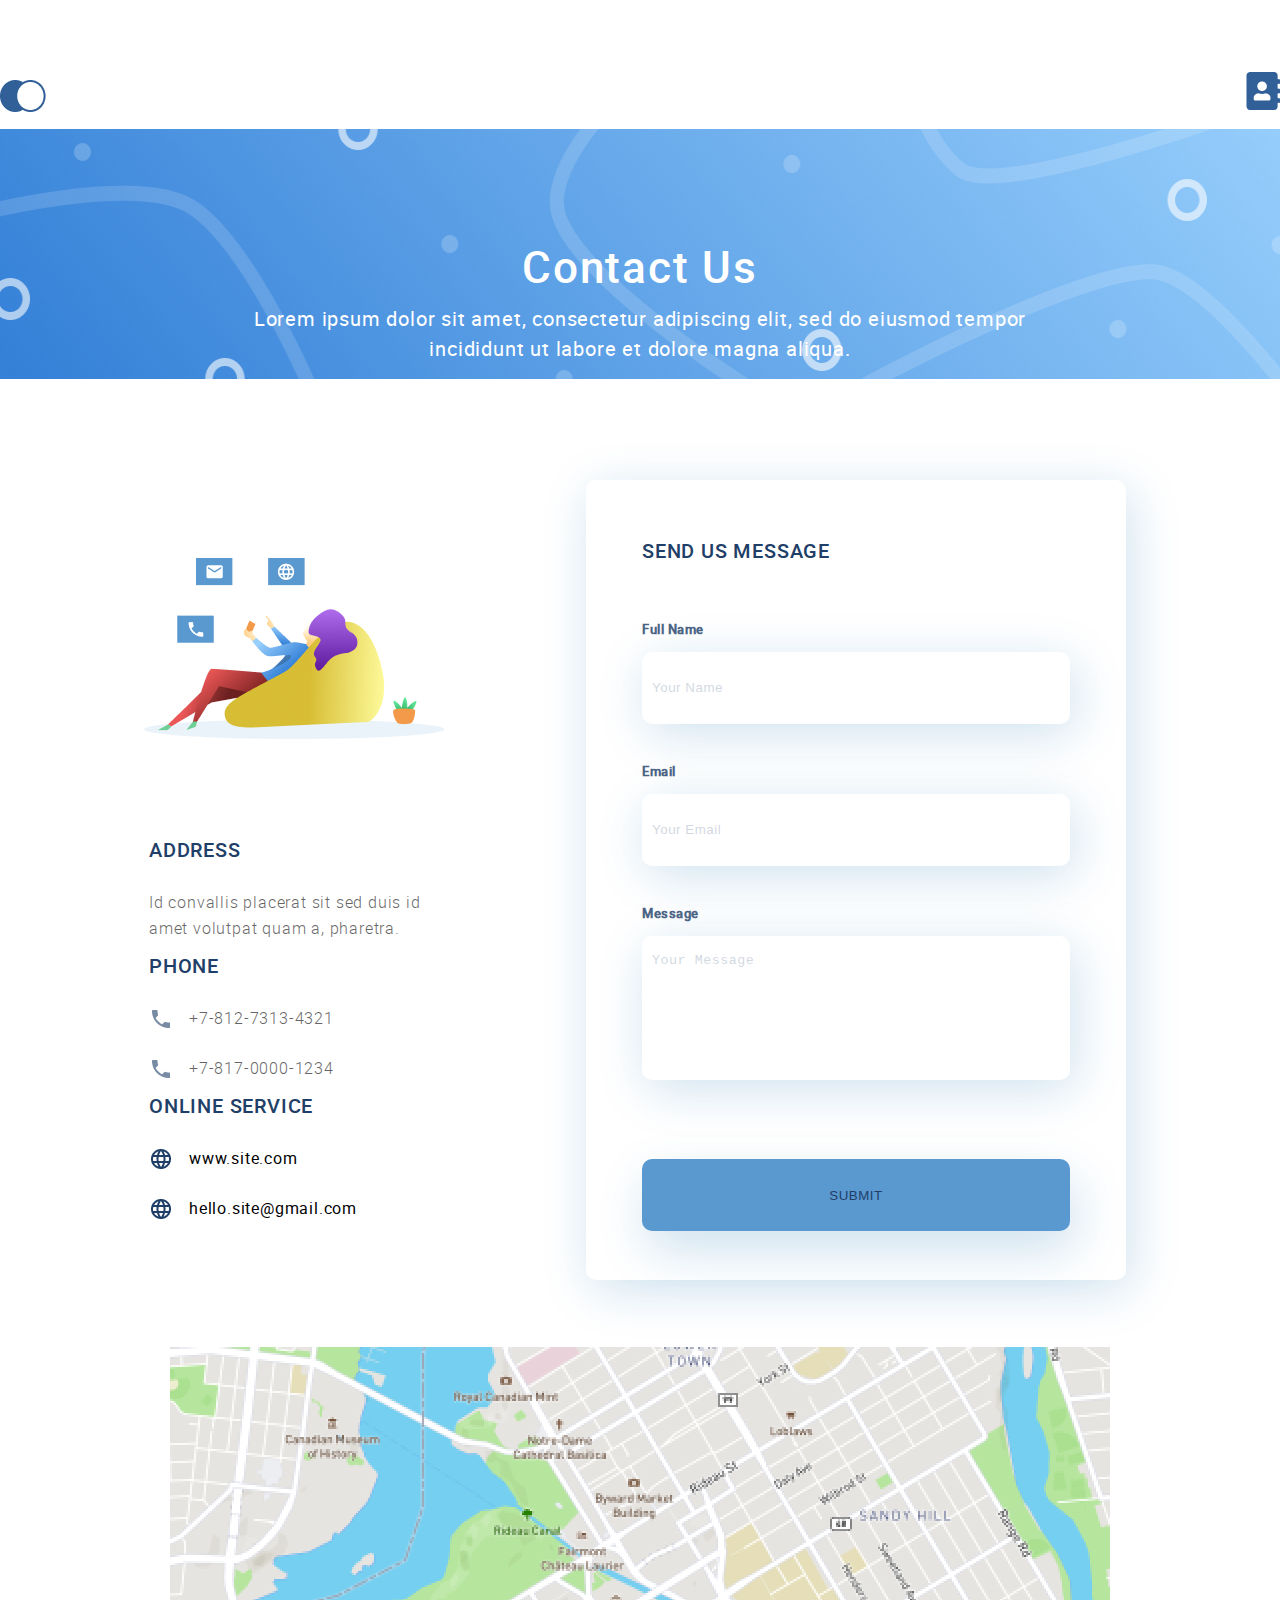
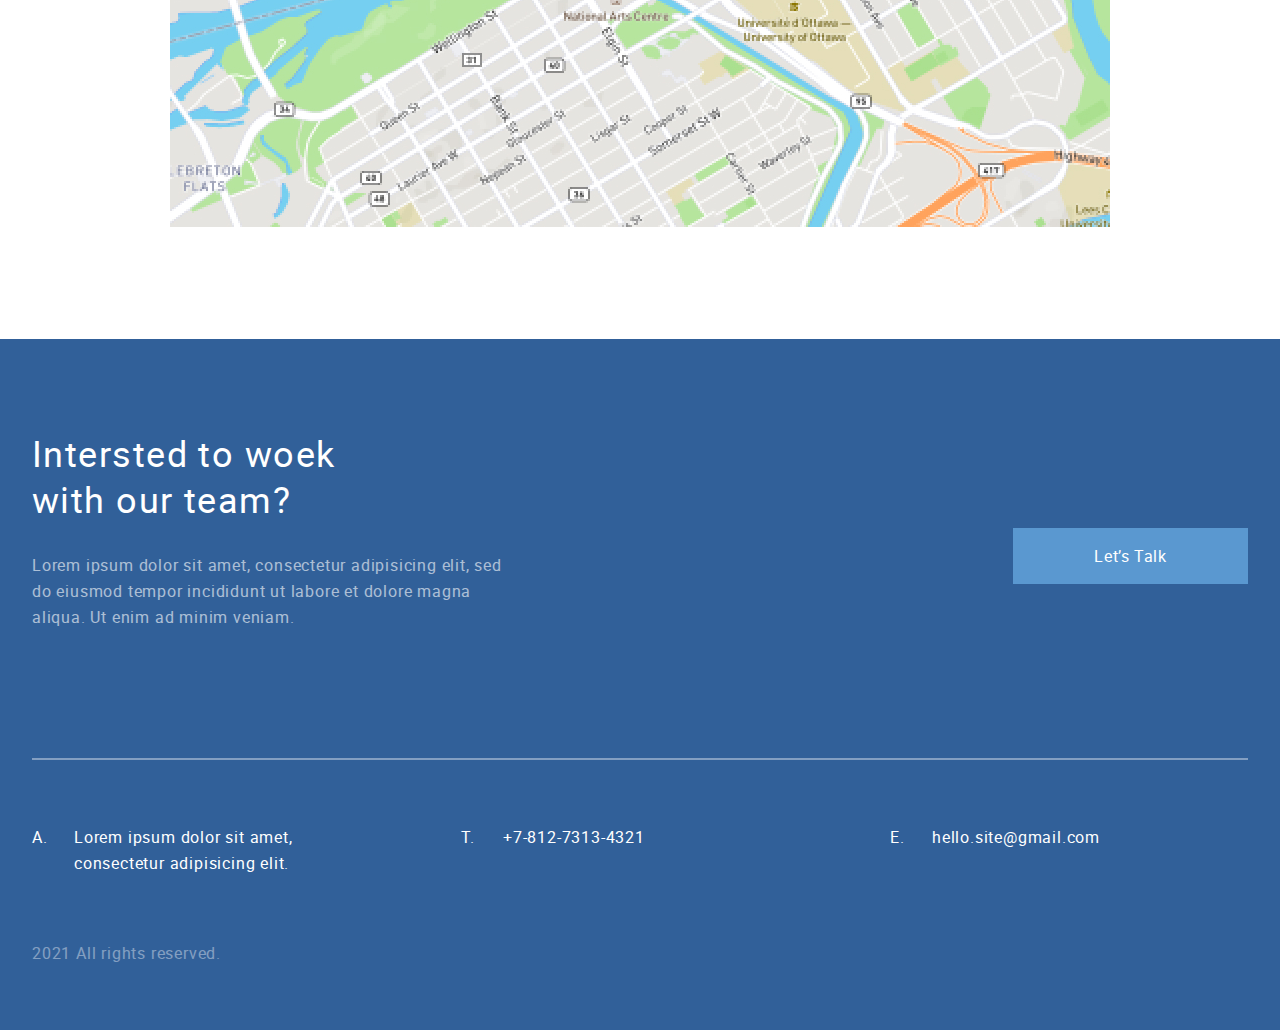
<file: index.html>
﻿<!DOCTYPE html>
<html lang="ru">
<head>
    <meta charset="utf-8">
    
    <meta name="viewport" content="width=device-width, initial-scale=1.0">
    
    <title>Contacts Us</title>
    
    <link href="Make.css" rel="stylesheet">
  <!--  <link href="Fig_table.css" rel="stylesheet">
    <link href="Fig_phone.css" rel="stylesheet">-->
   

    
</head>
<body>
    <header class="lo">
        <div class="container">
            <nav>
                    <a href="#"><img src="./img/navi.png" alt="navi"></a>
                    <a href="#"><img src="./img/vec.png" alt="vec"></a>
            </nav>
       
        </div>
        <div class="container">
               <h1>Contact Us</h1>
               <p class="head_one_left_p_2">Lorem ipsum dolor sit amet, consectetur adipiscing elit, sed do eiusmod tempor incididunt ut labore et dolore magna aliqua. </p>
        </div>
    </header>
    
    <main>
        <div class="container_one_1">
        <section>
            <div class="group_one">
                <div class="adres">
                    <h2>ADDRESS</h2>
                    <p class="group_teks">Id convallis placerat sit sed duis id amet volutpat quam a, pharetra.</p>
                </div>
                <div class="phone">
                    <h2>PHONE</h2>
                    <p class="group_teks">+7-812-7313-4321</p>
                    <p class="group_teks">+7-817-0000-1234</p>
                </div>
                <div class="service">
                    <h2>ONLINE SERVICE</h2>
                    <p>www.site.com</p>
                    <p>hello.site@gmail.com</p>
                </div>
            </div>
        </section>
        
        <section>
            <div class="container_ours">
                <form action="#" method="get">
                    <h2>SEND US MESSAGE</h2>
                    <h5>Full Name</h5>
                    <input type="text" name="Full name" placeholder="Your Name">
                    <h5>Email</h5>
                    <input type="email" name="Email" placeholder="Your Email">
                    <h5>Message</h5>
                    <textarea name="Your Message" placeholder="Your Message"></textarea><br>
                    <input type="submit" value="SUBMIT">
                </form>
            </div>
        </section>
        </div>
        
            <div class="map"></div>

    </main>
    
    <footer>
        <section>
            <div class="container">
                <h2>Intersted to woek with our team?</h2>
                <p>Lorem ipsum dolor sit amet, consectetur adipisicing elit, sed do eiusmod tempor incididunt ut labore et dolore magna aliqua. Ut enim ad minim veniam.</p>
                <button type="button">Let’s Talk</button>
            </div>
        </section>
        
        <section>
            <div class="container">
                <ol>
                    <li>Lorem ipsum dolor sit amet, <br>consectetur adipisicing elit.</li>
                    <li>+7-812-7313-4321</li>
                    <li>hello.site@gmail.com</li>
                </ol>
                <p class="copy">2021 All rights reserved.</p>
            </div>
        </section>
    </footer>
</body>
</html>
</file>
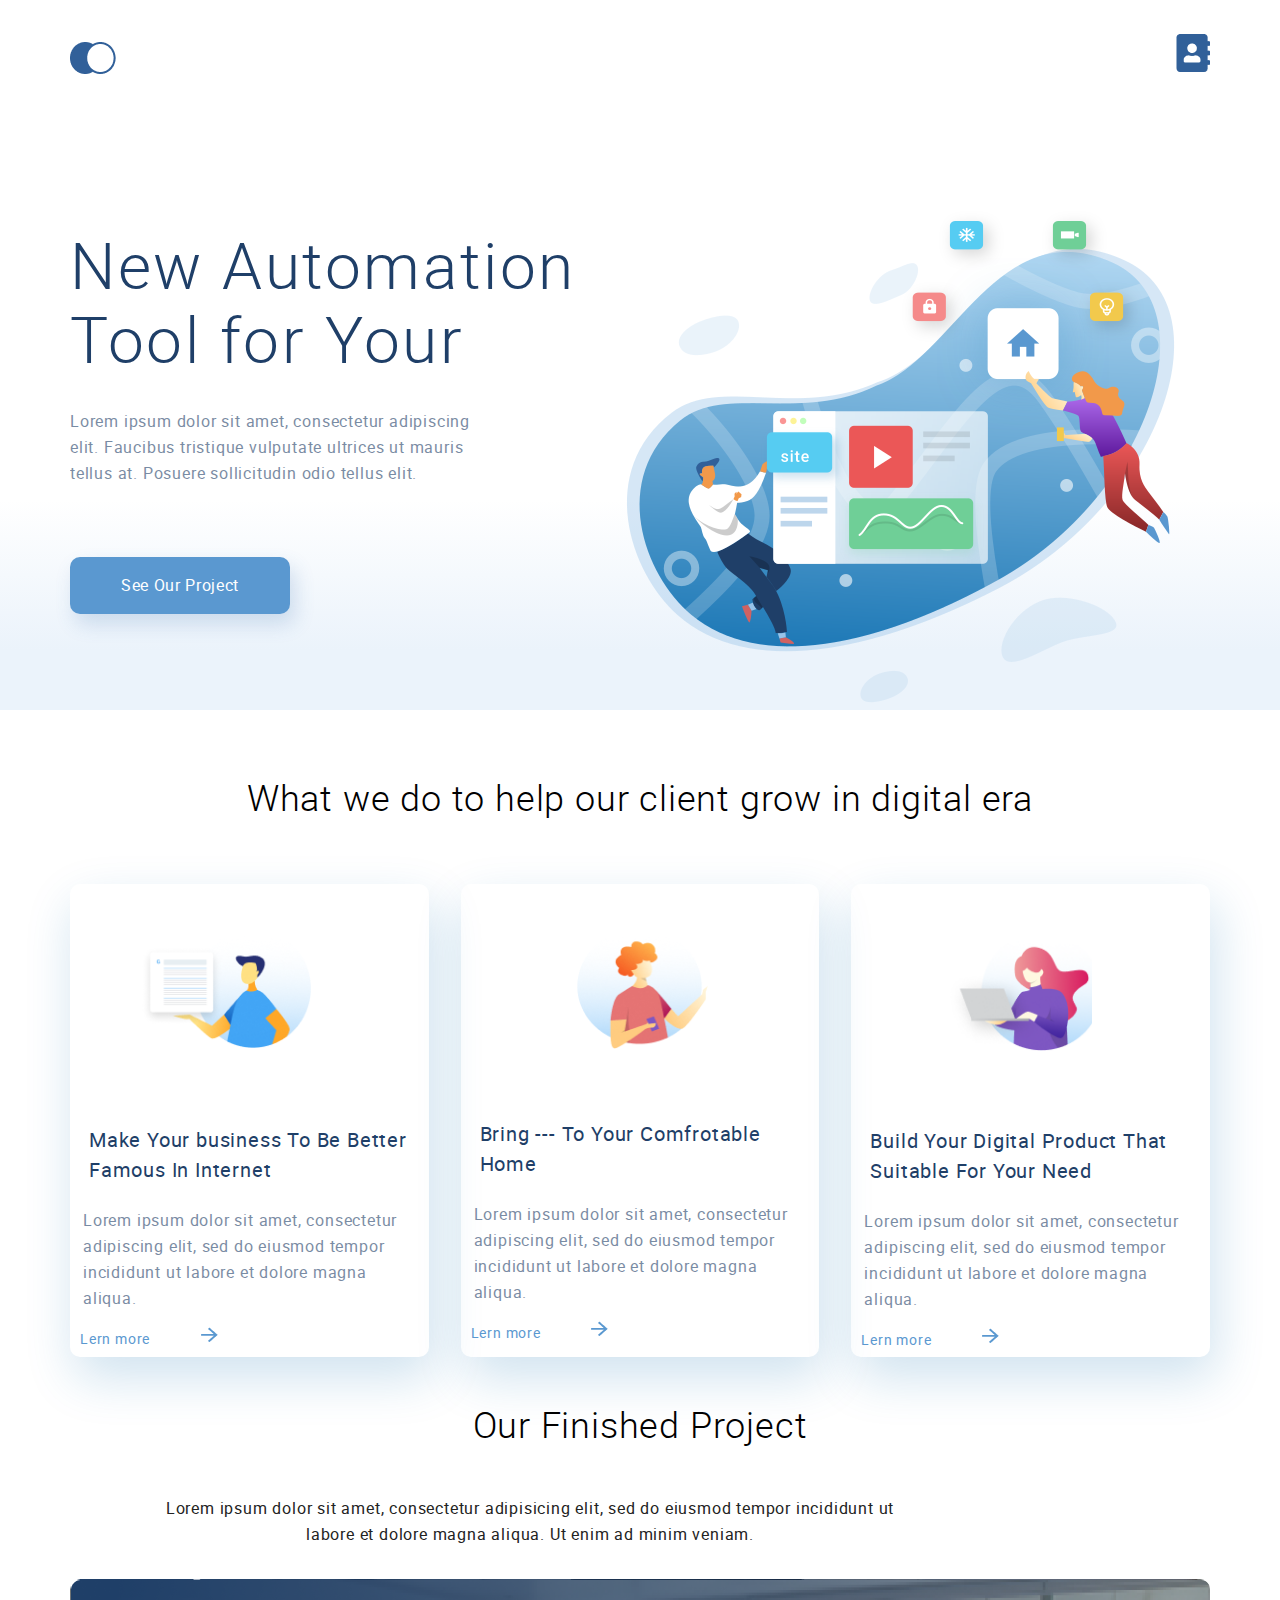
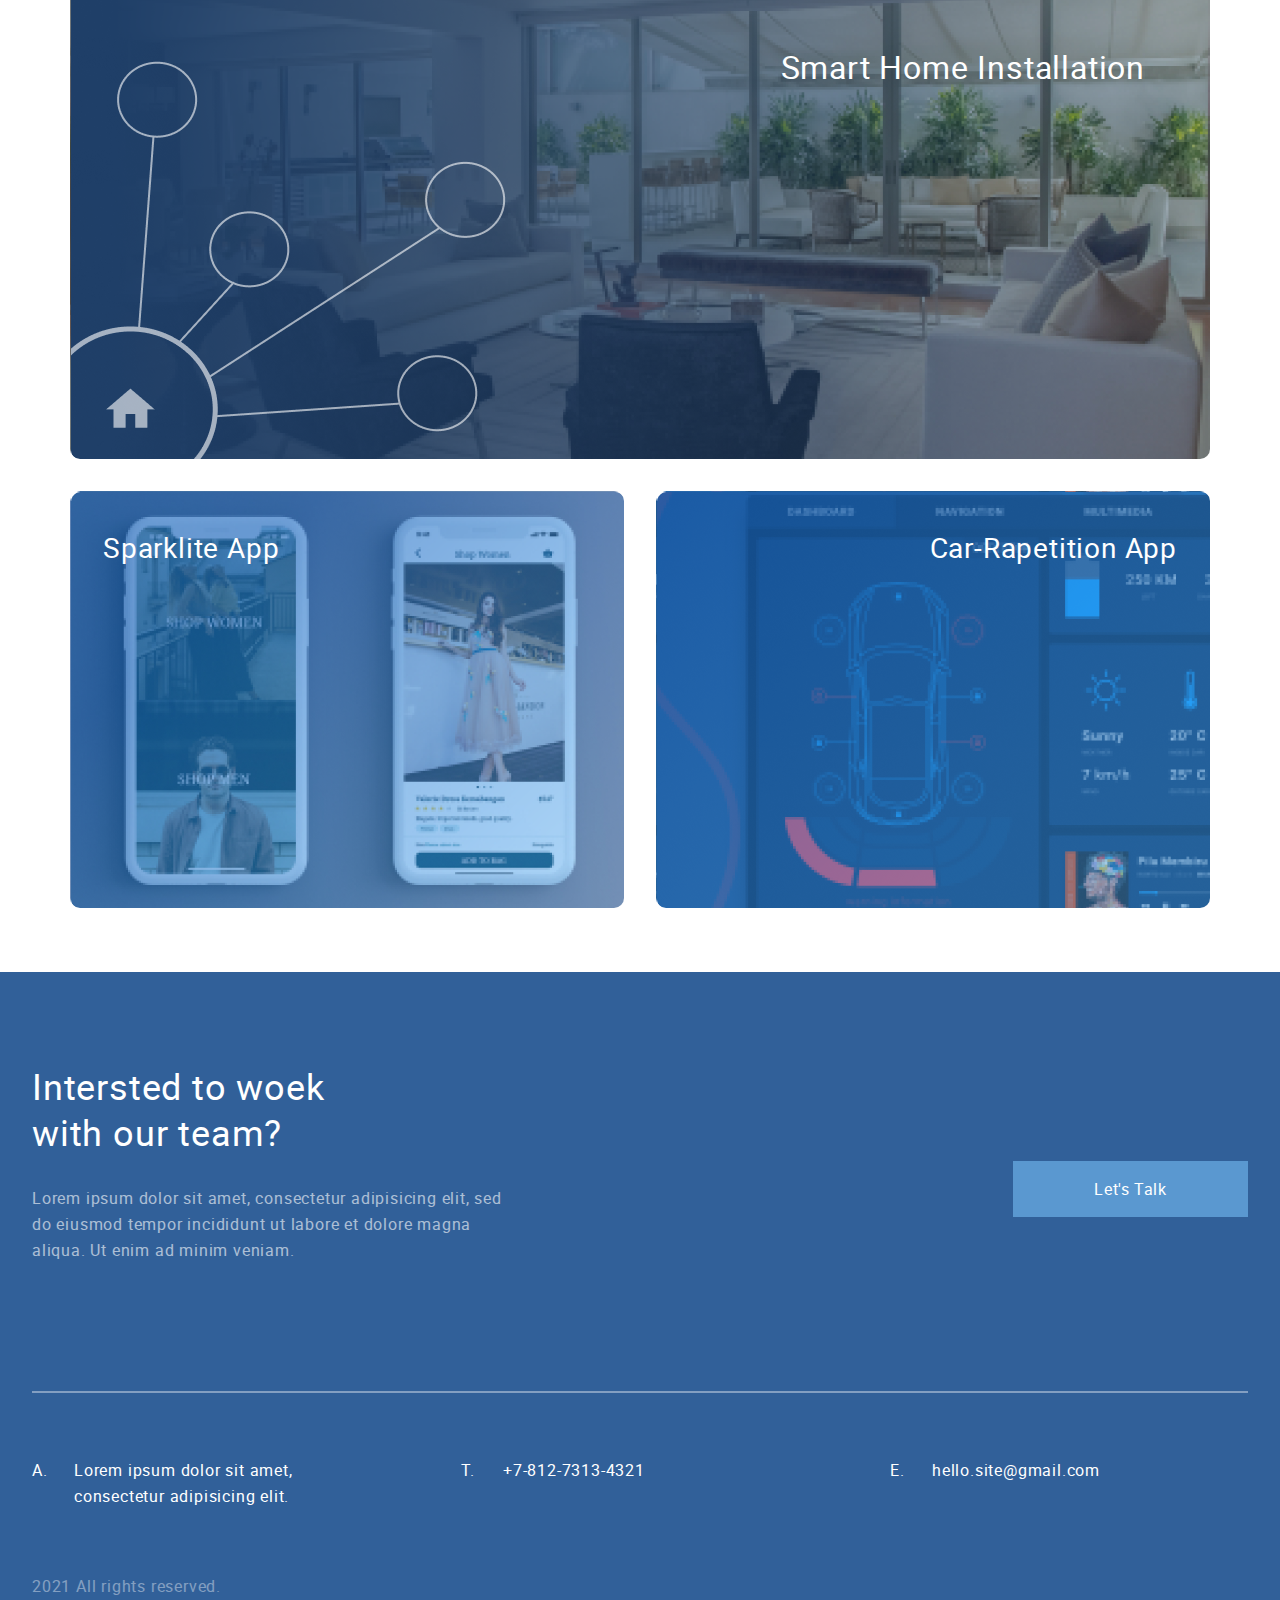
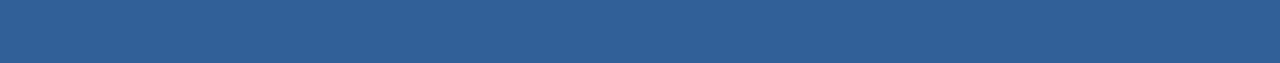
<file: Make.html>
<!DOCTYPE html>
<html lang="ru">
    <head>
    
    <meta charset="utf-8">         
    <meta name="viewport" content="width=device-width, initial-scale=1.0">
    
        <title>Home Page</title>
            
            <link href="Make.css" rel="stylesheet">
            <!--<link href="Make_table.css" rel="stylesheet">
            <link href="Make_phone.css" rel="stylesheet">-->
        
    </head>
    <body>
    <header class="make1">
            <div class="container1">
                <nav>
                    <a href="#"><img src="./img/navi.png" alt="navi"></a>
                    <a href="#"><img src="./img/vec.png" alt="vec"></a>
                </nav>
                <div class="container_one">
                    <div class="head_one_left">
                        <h2 class="s">New Automation<br>Tool for Your</h2>
                        <p class="head_one_left_p_21">Lorem ipsum dolor sit amet, consectetur adipiscing<br>elit. Faucibus tristique vulputate ultrices ut mauris<br>tellus at. Posuere sollicitudin odio tellus elit.</p>
                        <button type="button">See Our Project</button>
                        <img class="illu" src="./img/illu.png" alt="picture">
                    </div>    
                </div>            
            </div>   
    </header>
    
    <main>
    <section>
    <div class="container1">
            <h3>What we do to help our client grow in digital era</h3>
                <div class="group_main">
                <div class="group">
                        <img class="first" src="./img/1.png" alt="first">
                        <p class="group_tek">Make Your business To Be Better Famous In Internet</p>
                        <p class="group_mel">Lorem ipsum dolor sit amet, consectetur adipiscing elit, sed do eiusmod tempor incididunt ut labore et dolore magna aliqua.</p>
                        <a class="arrey" href="#">Lern more</a>
                </div>
                <div class="group">
                    <img class="second" src="./img/2.png" alt="second">
                    <p class="group_tek">Bring --- To Your Comfrotable Home</p>
                    <p class="group_mel">Lorem ipsum dolor sit amet, consectetur adipiscing elit, sed do eiusmod tempor incididunt ut labore et dolore magna aliqua.</p>
                    <a class="arrey" href="#">Lern more</a>
                </div>
                <div class="group">
                     <img class="third" src="./img/3.png" alt="third">
                        <p class="group_tek">Build Your Digital Product That Suitable For Your Need</p>
                        <p class="group_mel">Lorem ipsum dolor sit amet, consectetur adipiscing elit, sed do eiusmod tempor incididunt ut labore et dolore magna aliqua.</p>
                        <a class="arrey" href="#">Lern more</a>
                </div>
                </div> 
    </div> 
    </section>
    <section >
             <h3>Our Finished Project</h3>
                <p class="our">Lorem ipsum dolor sit amet, consectetur adipisicing elit, sed do eiusmod tempor incididunt ut labore et dolore magna aliqua. Ut enim ad minim veniam.</p>
                    <div class="container_our">     
                       <div class="home">Smart Home Installation</div>
                        <div class="phone1">Sparklite App</div>
                        <div class="car">Car-Rapetition App</div>
                    </div>
    </section>       
    </main>
    
    <footer>
        <section>
            <div class="container">
                <h3>Intersted to woek with our team?</h3>
                <p>Lorem ipsum dolor sit amet, consectetur adipisicing elit, sed do eiusmod tempor incididunt ut labore et dolore magna aliqua. Ut enim ad minim veniam.</p>
                <button type="button">Let's Talk</button>
            </div>
        </section>
        <section>
            <div class="container">
                <ol>
                    <li>Lorem ipsum dolor sit amet, <br>consectetur adipisicing elit.</li>
                    <li>+7-812-7313-4321</li>
                    <li>hello.site@gmail.com</li>
                </ol>
                    <p class="copy">2021 All rights reserved.</p>
            </div>
        </section>
    </footer>
       
       
</body>
</html>
</file>
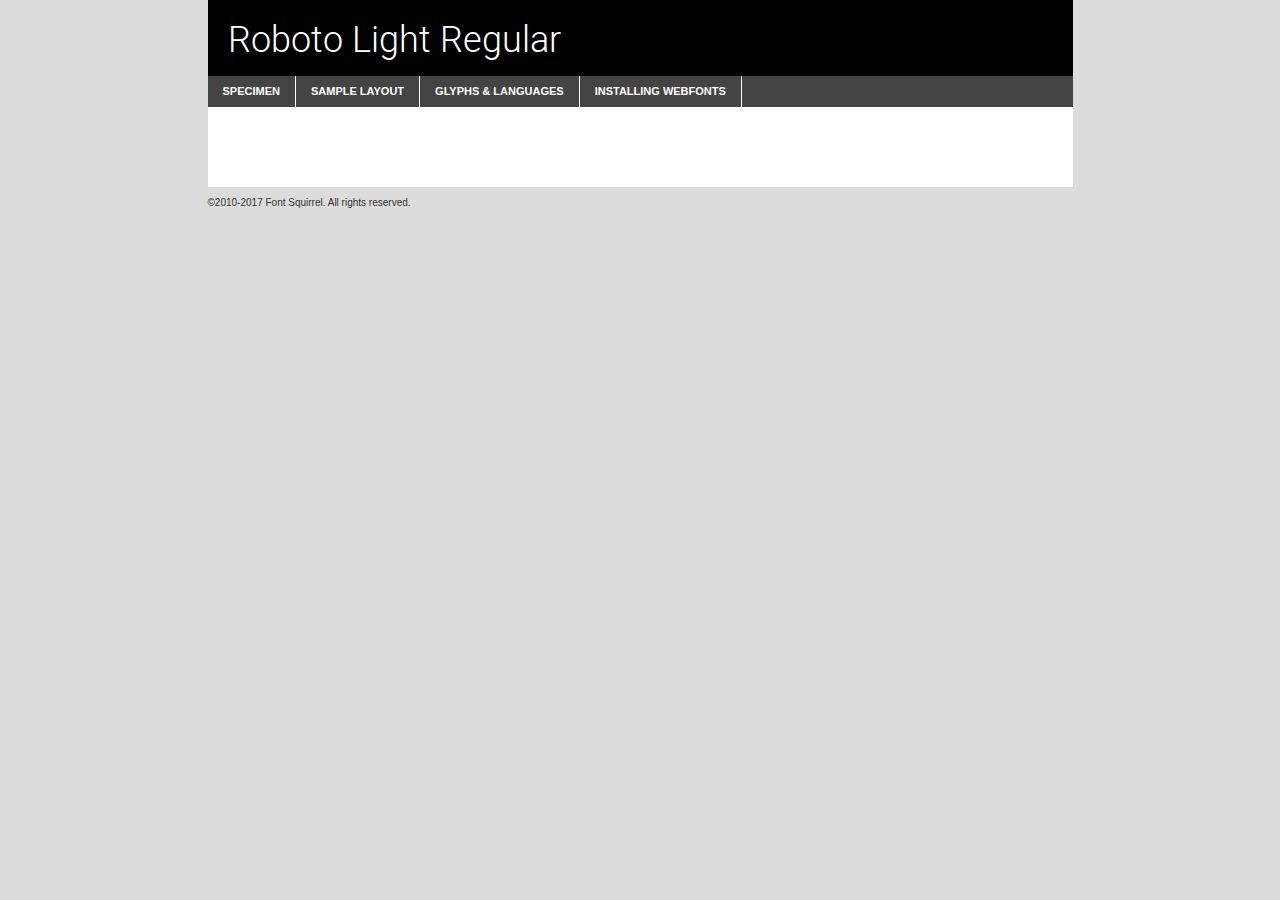
<file: fonts/roboto-light-demo.html>
<!DOCTYPE html PUBLIC "-//W3C//DTD XHTML 1.0 Transitional//EN"
	"http://www.w3.org/TR/xhtml1/DTD/xhtml1-transitional.dtd">

<html xmlns="http://www.w3.org/1999/xhtml" xml:lang="en" lang="en">
<head>
	<meta http-equiv="Content-Type" content="text/html; charset=utf-8" />
	<script src="http://ajax.googleapis.com/ajax/libs/jquery/1.7.2/jquery.min.js" type="text/javascript" charset="utf-8"></script>
	<script type="text/javascript">
	(function($){$.fn.easyTabs=function(option){var param=jQuery.extend({fadeSpeed:"fast",defaultContent:1,activeClass:'active'},option);$(this).each(function(){var thisId="#"+this.id;if(param.defaultContent==''){param.defaultContent=1;}
	if(typeof param.defaultContent=="number")
	{var defaultTab=$(thisId+" .tabs li:eq("+(param.defaultContent-1)+") a").attr('href').substr(1);}else{var defaultTab=param.defaultContent;}
	$(thisId+" .tabs li a").each(function(){var tabToHide=$(this).attr('href').substr(1);$("#"+tabToHide).addClass('easytabs-tab-content');});hideAll();changeContent(defaultTab);function hideAll(){$(thisId+" .easytabs-tab-content").hide();}
	function changeContent(tabId){hideAll();$(thisId+" .tabs li").removeClass(param.activeClass);$(thisId+" .tabs li a[href=#"+tabId+"]").closest('li').addClass(param.activeClass);if(param.fadeSpeed!="none")
	{$(thisId+" #"+tabId).fadeIn(param.fadeSpeed);}else{$(thisId+" #"+tabId).show();}}
	$(thisId+" .tabs li").click(function(){var tabId=$(this).find('a').attr('href').substr(1);changeContent(tabId);return false;});});}})(jQuery);
	</script>
	<link rel="stylesheet" href="specimen_files/specimen_stylesheet.css" type="text/css" charset="utf-8" />
	<link rel="stylesheet" href="stylesheet.css" type="text/css" charset="utf-8" />

	<style type="text/css">
					body{
				font-family: 'robotolight';
							}
		</style>

	<title>Roboto Light Regular Specimen</title>
	
	
	<script type="text/javascript" charset="utf-8">
		$(document).ready(function() {
			$('#container').easyTabs({defaultContent:1});
		});
	</script>
</head>

<body>
<div id="container">
	<div id="header">
		Roboto Light Regular	</div>
	<ul class="tabs">
		<li><a href="#specimen">Specimen</a></li>
		<li><a href="#layout">Sample Layout</a></li>
				<li><a href="#glyphs">Glyphs &amp; Languages</a></li>
		<li><a href="#installing">Installing Webfonts</a></li>
		
	</ul>
	
	<div id="main_content">

		
			<div id="specimen">
		
				<div class="section">
					<div class="grid12 firstcol">
						<div class="huge">AaBb</div>
					</div>
				</div>
		
				<div class="section">
					<div class="glyph_range">A&#x200B;B&#x200b;C&#x200b;D&#x200b;E&#x200b;F&#x200b;G&#x200b;H&#x200b;I&#x200b;J&#x200b;K&#x200b;L&#x200b;M&#x200b;N&#x200b;O&#x200b;P&#x200b;Q&#x200b;R&#x200b;S&#x200b;T&#x200b;U&#x200b;V&#x200b;W&#x200b;X&#x200b;Y&#x200b;Z&#x200b;a&#x200b;b&#x200b;c&#x200b;d&#x200b;e&#x200b;f&#x200b;g&#x200b;h&#x200b;i&#x200b;j&#x200b;k&#x200b;l&#x200b;m&#x200b;n&#x200b;o&#x200b;p&#x200b;q&#x200b;r&#x200b;s&#x200b;t&#x200b;u&#x200b;v&#x200b;w&#x200b;x&#x200b;y&#x200b;z&#x200b;1&#x200b;2&#x200b;3&#x200b;4&#x200b;5&#x200b;6&#x200b;7&#x200b;8&#x200b;9&#x200b;0&#x200b;&amp;&#x200b;.&#x200b;,&#x200b;?&#x200b;!&#x200b;&#64;&#x200b;(&#x200b;)&#x200b;#&#x200b;$&#x200b;%&#x200b;*&#x200b;+&#x200b;-&#x200b;=&#x200b;:&#x200b;;</div>
				</div>
				<div class="section">
					<div class="grid12 firstcol">
						<table class="sample_table">
							<tr><td>10</td><td class="size10">abcdefghijklmnopqrstuvwxyzABCDEFGHIJKLMNOPQRSTUVWXYZ0123456789abcdefghijklmnopqrstuvwxyzABCDEFGHIJKLMNOPQRSTUVWXYZ0123456789abcdefghijklmnopqrstuvwxyzABCDEFGHIJKLMNOPQRSTUVWXYZ</td></tr>
							<tr><td>11</td><td class="size11">abcdefghijklmnopqrstuvwxyzABCDEFGHIJKLMNOPQRSTUVWXYZ0123456789abcdefghijklmnopqrstuvwxyzABCDEFGHIJKLMNOPQRSTUVWXYZ0123456789abcdefghijklmnopqrstuvwxyzABCDEFGHIJKLMNOPQRSTUVWXYZ</td></tr>
							<tr><td>12</td><td class="size12">abcdefghijklmnopqrstuvwxyzABCDEFGHIJKLMNOPQRSTUVWXYZ0123456789abcdefghijklmnopqrstuvwxyzABCDEFGHIJKLMNOPQRSTUVWXYZ0123456789abcdefghijklmnopqrstuvwxyzABCDEFGHIJKLMNOPQRSTUVWXYZ</td></tr>
							<tr><td>13</td><td class="size13">abcdefghijklmnopqrstuvwxyzABCDEFGHIJKLMNOPQRSTUVWXYZ0123456789abcdefghijklmnopqrstuvwxyzABCDEFGHIJKLMNOPQRSTUVWXYZ0123456789abcdefghijklmnopqrstuvwxyzABCDEFGHIJKLMNOPQRSTUVWXYZ</td></tr>
							<tr><td>14</td><td class="size14">abcdefghijklmnopqrstuvwxyzABCDEFGHIJKLMNOPQRSTUVWXYZ0123456789abcdefghijklmnopqrstuvwxyzABCDEFGHIJKLMNOPQRSTUVWXYZ0123456789abcdefghijklmnopqrstuvwxyzABCDEFGHIJKLMNOPQRSTUVWXYZ</td></tr>
							<tr><td>16</td><td class="size16">abcdefghijklmnopqrstuvwxyzABCDEFGHIJKLMNOPQRSTUVWXYZ0123456789abcdefghijklmnopqrstuvwxyzABCDEFGHIJKLMNOPQRSTUVWXYZ</td></tr>
							<tr><td>18</td><td class="size18">abcdefghijklmnopqrstuvwxyzABCDEFGHIJKLMNOPQRSTUVWXYZ0123456789abcdefghijklmnopqrstuvwxyzABCDEFGHIJKLMNOPQRSTUVWXYZ</td></tr>
							<tr><td>20</td><td class="size20">abcdefghijklmnopqrstuvwxyzABCDEFGHIJKLMNOPQRSTUVWXYZ0123456789abcdefghijklmnopqrstuvwxyzABCDEFGHIJKLMNOPQRSTUVWXYZ</td></tr>
							<tr><td>24</td><td class="size24">abcdefghijklmnopqrstuvwxyzABCDEFGHIJKLMNOPQRSTUVWXYZ0123456789abcdefghijklmnopqrstuvwxyzABCDEFGHIJKLMNOPQRSTUVWXYZ</td></tr>
							<tr><td>30</td><td class="size30">abcdefghijklmnopqrstuvwxyzABCDEFGHIJKLMNOPQRSTUVWXYZ0123456789abcdefghijklmnopqrstuvwxyzABCDEFGHIJKLMNOPQRSTUVWXYZ</td></tr>
							<tr><td>36</td><td class="size36">abcdefghijklmnopqrstuvwxyzABCDEFGHIJKLMNOPQRSTUVWXYZ0123456789abcdefghijklmnopqrstuvwxyzABCDEFGHIJKLMNOPQRSTUVWXYZ</td></tr>
							<tr><td>48</td><td class="size48">abcdefghijklmnopqrstuvwxyzABCDEFGHIJKLMNOPQRSTUVWXYZ0123456789abcdefghijklmnopqrstuvwxyzABCDEFGHIJKLMNOPQRSTUVWXYZ</td></tr>
							<tr><td>60</td><td class="size60">abcdefghijklmnopqrstuvwxyzABCDEFGHIJKLMNOPQRSTUVWXYZ0123456789abcdefghijklmnopqrstuvwxyzABCDEFGHIJKLMNOPQRSTUVWXYZ</td></tr>
							<tr><td>72</td><td class="size72">abcdefghijklmnopqrstuvwxyzABCDEFGHIJKLMNOPQRSTUVWXYZ0123456789abcdefghijklmnopqrstuvwxyzABCDEFGHIJKLMNOPQRSTUVWXYZ</td></tr>
							<tr><td>90</td><td class="size90">abcdefghijklmnopqrstuvwxyzABCDEFGHIJKLMNOPQRSTUVWXYZ0123456789abcdefghijklmnopqrstuvwxyzABCDEFGHIJKLMNOPQRSTUVWXYZ</td></tr>
						</table>
				
					</div>
			
				</div>
		
		
		
								<div class="section" id="bodycomparison">


										<div id="xheight">
				<div class="fontbody">&#x25FC;&#x25FC;&#x25FC;&#x25FC;&#x25FC;&#x25FC;&#x25FC;&#x25FC;&#x25FC;&#x25FC;&#x25FC;&#x25FC;&#x25FC;&#x25FC;&#x25FC;&#x25FC;&#x25FC;&#x25FC;&#x25FC;&#x25FC;&#x25FC;&#x25FC;&#x25FC;&#x25FC;&#x25FC;&#x25FC;&#x25FC;&#x25FC;&#x25FC;&#x25FC;&#x25FC;&#x25FC;&#x25FC;&#x25FC;&#x25FC;&#x25FC;&#x25FC;&#x25FC;&#x25FC;&#x25FC;&#x25FC;&#x25FC;&#x25FC;&#x25FC;&#x25FC;&#x25FC;&#x25FC;&#x25FC;&#x25FC;&#x25FC;&#x25FC;&#x25FC;&#x25FC;&#x25FC;&#x25FC;&#x25FC;&#x25FC;&#x25FC;&#x25FC;&#x25FC;&#x25FC;&#x25FC;&#x25FC;&#x25FC;&#x25FC;&#x25FC;&#x25FC;&#x25FC;&#x25FC;&#x25FC;&#x25FC;&#x25FC;&#x25FC;&#x25FC;&#x25FC;&#x25FC;&#x25FC;&#x25FC;&#x25FC;&#x25FC;&#x25FC;&#x25FC;&#x25FC;&#x25FC;&#x25FC;&#x25FC;&#x25FC;&#x25FC;&#x25FC;&#x25FC;&#x25FC;&#x25FC;&#x25FC;&#x25FC;&#x25FC;&#x25FC;&#x25FC;&#x25FC;&#x25FC;body</div><div class="arialbody">body</div><div class="verdanabody">body</div><div class="georgiabody">body</div></div>
										<div class="fontbody" style="z-index:1">
											body<span>Roboto Light Regular</span>
										</div>
										<div class="arialbody" style="z-index:1">
											body<span>Arial</span>
										</div>
										<div class="verdanabody" style="z-index:1">
											body<span>Verdana</span>
										</div>
										<div class="georgiabody" style="z-index:1">
											body<span>Georgia</span>
										</div>



								</div>
		
		
				<div class="section psample psample_row1" id="">
					
					<div class="grid2 firstcol">
						<p class="size10"><span>10.</span>Aenean lacinia bibendum nulla sed consectetur. Fusce dapibus, tellus ac cursus commodo, tortor mauris condimentum nibh, ut fermentum massa justo sit amet risus. Nullam id dolor id nibh ultricies vehicula ut id elit. Cum sociis natoque penatibus et magnis dis parturient montes, nascetur ridiculus mus. Nulla vitae elit libero, a pharetra augue.</p>
			
					</div>
					<div class="grid3">
						<p class="size11"><span>11.</span>Aenean lacinia bibendum nulla sed consectetur. Fusce dapibus, tellus ac cursus commodo, tortor mauris condimentum nibh, ut fermentum massa justo sit amet risus. Nullam id dolor id nibh ultricies vehicula ut id elit. Cum sociis natoque penatibus et magnis dis parturient montes, nascetur ridiculus mus. Nulla vitae elit libero, a pharetra augue.</p>
			
					</div>
					<div class="grid3">
						<p class="size12"><span>12.</span>Aenean lacinia bibendum nulla sed consectetur. Fusce dapibus, tellus ac cursus commodo, tortor mauris condimentum nibh, ut fermentum massa justo sit amet risus. Nullam id dolor id nibh ultricies vehicula ut id elit. Cum sociis natoque penatibus et magnis dis parturient montes, nascetur ridiculus mus. Nulla vitae elit libero, a pharetra augue.</p>
			
					</div>
					<div class="grid4">
						<p class="size13"><span>13.</span>Aenean lacinia bibendum nulla sed consectetur. Fusce dapibus, tellus ac cursus commodo, tortor mauris condimentum nibh, ut fermentum massa justo sit amet risus. Nullam id dolor id nibh ultricies vehicula ut id elit. Cum sociis natoque penatibus et magnis dis parturient montes, nascetur ridiculus mus. Nulla vitae elit libero, a pharetra augue.</p>
			
					</div>
					<div class="white_blend"></div>
					
				</div>
				<div class="section psample psample_row2" id="">
					<div class="grid3 firstcol">
						<p class="size14"><span>14.</span>Aenean lacinia bibendum nulla sed consectetur. Fusce dapibus, tellus ac cursus commodo, tortor mauris condimentum nibh, ut fermentum massa justo sit amet risus. Nullam id dolor id nibh ultricies vehicula ut id elit. Cum sociis natoque penatibus et magnis dis parturient montes, nascetur ridiculus mus. Nulla vitae elit libero, a pharetra augue.</p>
			
					</div>
					<div class="grid4">
						<p class="size16"><span>16.</span>Aenean lacinia bibendum nulla sed consectetur. Fusce dapibus, tellus ac cursus commodo, tortor mauris condimentum nibh, ut fermentum massa justo sit amet risus. Nullam id dolor id nibh ultricies vehicula ut id elit. Cum sociis natoque penatibus et magnis dis parturient montes, nascetur ridiculus mus. Nulla vitae elit libero, a pharetra augue.</p>
			
					</div>
					<div class="grid5">
						<p class="size18"><span>18.</span>Aenean lacinia bibendum nulla sed consectetur. Fusce dapibus, tellus ac cursus commodo, tortor mauris condimentum nibh, ut fermentum massa justo sit amet risus. Nullam id dolor id nibh ultricies vehicula ut id elit. Cum sociis natoque penatibus et magnis dis parturient montes, nascetur ridiculus mus. Nulla vitae elit libero, a pharetra augue.</p>
			
					</div>

					<div class="white_blend"></div>

				</div>
				
				<div class="section psample psample_row3" id="">
					<div class="grid5 firstcol">
						<p class="size20"><span>20.</span>Aenean lacinia bibendum nulla sed consectetur. Fusce dapibus, tellus ac cursus commodo, tortor mauris condimentum nibh, ut fermentum massa justo sit amet risus. Nullam id dolor id nibh ultricies vehicula ut id elit. Cum sociis natoque penatibus et magnis dis parturient montes, nascetur ridiculus mus. Nulla vitae elit libero, a pharetra augue.</p>
					</div>
					<div class="grid7">
						<p class="size24"><span>24.</span>Aenean lacinia bibendum nulla sed consectetur. Fusce dapibus, tellus ac cursus commodo, tortor mauris condimentum nibh, ut fermentum massa justo sit amet risus. Nullam id dolor id nibh ultricies vehicula ut id elit. Cum sociis natoque penatibus et magnis dis parturient montes, nascetur ridiculus mus. Nulla vitae elit libero, a pharetra augue.</p>
					</div>
					
					<div class="white_blend"></div>
					
				</div>
				
				<div class="section psample psample_row4" id="">
					<div class="grid12 firstcol">
						<p class="size30"><span>30.</span>Aenean lacinia bibendum nulla sed consectetur. Fusce dapibus, tellus ac cursus commodo, tortor mauris condimentum nibh, ut fermentum massa justo sit amet risus. Nullam id dolor id nibh ultricies vehicula ut id elit. Cum sociis natoque penatibus et magnis dis parturient montes, nascetur ridiculus mus. Nulla vitae elit libero, a pharetra augue.</p>
					</div>
					<div class="white_blend"></div>
					
				</div>
				
				
				
				<div class="section psample psample_row1 fullreverse">
					<div class="grid2 firstcol">
						<p class="size10"><span>10.</span>Aenean lacinia bibendum nulla sed consectetur. Fusce dapibus, tellus ac cursus commodo, tortor mauris condimentum nibh, ut fermentum massa justo sit amet risus. Nullam id dolor id nibh ultricies vehicula ut id elit. Cum sociis natoque penatibus et magnis dis parturient montes, nascetur ridiculus mus. Nulla vitae elit libero, a pharetra augue.</p>
			
					</div>
					<div class="grid3">
						<p class="size11"><span>11.</span>Aenean lacinia bibendum nulla sed consectetur. Fusce dapibus, tellus ac cursus commodo, tortor mauris condimentum nibh, ut fermentum massa justo sit amet risus. Nullam id dolor id nibh ultricies vehicula ut id elit. Cum sociis natoque penatibus et magnis dis parturient montes, nascetur ridiculus mus. Nulla vitae elit libero, a pharetra augue.</p>
			
					</div>
					<div class="grid3">
						<p class="size12"><span>12.</span>Aenean lacinia bibendum nulla sed consectetur. Fusce dapibus, tellus ac cursus commodo, tortor mauris condimentum nibh, ut fermentum massa justo sit amet risus. Nullam id dolor id nibh ultricies vehicula ut id elit. Cum sociis natoque penatibus et magnis dis parturient montes, nascetur ridiculus mus. Nulla vitae elit libero, a pharetra augue.</p>
			
					</div>
					<div class="grid4">
						<p class="size13"><span>13.</span>Aenean lacinia bibendum nulla sed consectetur. Fusce dapibus, tellus ac cursus commodo, tortor mauris condimentum nibh, ut fermentum massa justo sit amet risus. Nullam id dolor id nibh ultricies vehicula ut id elit. Cum sociis natoque penatibus et magnis dis parturient montes, nascetur ridiculus mus. Nulla vitae elit libero, a pharetra augue.</p>
			
					</div>
					<div class="black_blend"></div>
					
				</div>
				
				<div class="section psample psample_row2 fullreverse">
					<div class="grid3 firstcol">
						<p class="size14"><span>14.</span>Aenean lacinia bibendum nulla sed consectetur. Fusce dapibus, tellus ac cursus commodo, tortor mauris condimentum nibh, ut fermentum massa justo sit amet risus. Nullam id dolor id nibh ultricies vehicula ut id elit. Cum sociis natoque penatibus et magnis dis parturient montes, nascetur ridiculus mus. Nulla vitae elit libero, a pharetra augue.</p>
			
					</div>
					<div class="grid4">
						<p class="size16"><span>16.</span>Aenean lacinia bibendum nulla sed consectetur. Fusce dapibus, tellus ac cursus commodo, tortor mauris condimentum nibh, ut fermentum massa justo sit amet risus. Nullam id dolor id nibh ultricies vehicula ut id elit. Cum sociis natoque penatibus et magnis dis parturient montes, nascetur ridiculus mus. Nulla vitae elit libero, a pharetra augue.</p>
			
					</div>
					<div class="grid5">
						<p class="size18"><span>18.</span>Aenean lacinia bibendum nulla sed consectetur. Fusce dapibus, tellus ac cursus commodo, tortor mauris condimentum nibh, ut fermentum massa justo sit amet risus. Nullam id dolor id nibh ultricies vehicula ut id elit. Cum sociis natoque penatibus et magnis dis parturient montes, nascetur ridiculus mus. Nulla vitae elit libero, a pharetra augue.</p>
			
					</div>
					<div class="black_blend"></div>

				</div>
				
				<div class="section psample fullreverse psample_row3" id="">
					<div class="grid5 firstcol">
						<p class="size20"><span>20.</span>Aenean lacinia bibendum nulla sed consectetur. Fusce dapibus, tellus ac cursus commodo, tortor mauris condimentum nibh, ut fermentum massa justo sit amet risus. Nullam id dolor id nibh ultricies vehicula ut id elit. Cum sociis natoque penatibus et magnis dis parturient montes, nascetur ridiculus mus. Nulla vitae elit libero, a pharetra augue.</p>
					</div>
					<div class="grid7">
						<p class="size24"><span>24.</span>Aenean lacinia bibendum nulla sed consectetur. Fusce dapibus, tellus ac cursus commodo, tortor mauris condimentum nibh, ut fermentum massa justo sit amet risus. Nullam id dolor id nibh ultricies vehicula ut id elit. Cum sociis natoque penatibus et magnis dis parturient montes, nascetur ridiculus mus. Nulla vitae elit libero, a pharetra augue.</p>
					</div>
					
					<div class="black_blend"></div>
					
				</div>
				
				<div class="section psample fullreverse psample_row4" id="" style="border-bottom: 20px #000 solid;">
					<div class="grid12 firstcol">
						<p class="size30"><span>30.</span>Aenean lacinia bibendum nulla sed consectetur. Fusce dapibus, tellus ac cursus commodo, tortor mauris condimentum nibh, ut fermentum massa justo sit amet risus. Nullam id dolor id nibh ultricies vehicula ut id elit. Cum sociis natoque penatibus et magnis dis parturient montes, nascetur ridiculus mus. Nulla vitae elit libero, a pharetra augue.</p>
					</div>
					<div class="black_blend"></div>
					
				</div>
				
				
				
				
			</div>
			
			<div id="layout">
				
				<div class="section">
					
					<div class="grid12 firstcol">
						<h1>Lorem Ipsum Dolor</h1>
						<h2>Etiam porta sem malesuada magna mollis euismod</h2>
						
						<p class="byline">By <a href="#link">Aenean Lacinia</a></p>
					</div>
				</div>
				<div class="section">
					<div class="grid8 firstcol">
						<p class="large">Donec sed odio dui. Morbi leo risus, porta ac consectetur ac, vestibulum at eros. Fusce dapibus, tellus ac cursus commodo, tortor mauris condimentum nibh, ut fermentum massa justo sit amet risus. </p>

						
						<h3>Pellentesque ornare sem</h3>

						<p>Maecenas sed diam eget risus varius blandit sit amet non magna. Maecenas faucibus mollis interdum. Donec ullamcorper nulla non metus auctor fringilla. Nullam id dolor id nibh ultricies vehicula ut id elit. Nullam id dolor id nibh ultricies vehicula ut id elit. </p>

						<p>Aenean eu leo quam. Pellentesque ornare sem lacinia quam venenatis vestibulum. Lorem ipsum dolor sit amet, consectetur adipiscing elit. Cum sociis natoque penatibus et magnis dis parturient montes, nascetur ridiculus mus. </p>

						<p>Nulla vitae elit libero, a pharetra augue. Praesent commodo cursus magna, vel scelerisque nisl consectetur et. Aenean lacinia bibendum nulla sed consectetur. </p>

						<p>Nullam quis risus eget urna mollis ornare vel eu leo. Nullam quis risus eget urna mollis ornare vel eu leo. Maecenas sed diam eget risus varius blandit sit amet non magna. Donec ullamcorper nulla non metus auctor fringilla. </p>

						<h3>Cras mattis consectetur</h3>

						<p>Aenean eu leo quam. Pellentesque ornare sem lacinia quam venenatis vestibulum. Aenean lacinia bibendum nulla sed consectetur. Integer posuere erat a ante venenatis dapibus posuere velit aliquet. Cras mattis consectetur purus sit amet fermentum. </p>

						<p>Nullam id dolor id nibh ultricies vehicula ut id elit. Nullam quis risus eget urna mollis ornare vel eu leo. Cras mattis consectetur purus sit amet fermentum.</p>
					</div>
					
					<div class="grid4 sidebar">
						
						<div class="box reverse">
							<p class="last">Nullam quis risus eget urna mollis ornare vel eu leo. Donec ullamcorper nulla non metus auctor fringilla. Cras mattis consectetur purus sit amet fermentum. Sed posuere consectetur est at lobortis. Lorem ipsum dolor sit amet, consectetur adipiscing elit. </p>
						</div>
						
						<p class="caption">Maecenas sed diam eget risus varius.</p>

						<p>Vestibulum id ligula porta felis euismod semper. Integer posuere erat a ante venenatis dapibus posuere velit aliquet. Vestibulum id ligula porta felis euismod semper. Sed posuere consectetur est at lobortis. Maecenas sed diam eget risus varius blandit sit amet non magna. Fusce dapibus, tellus ac cursus commodo, tortor mauris condimentum nibh, ut fermentum massa justo sit amet risus. </p>

					

						<p>Duis mollis, est non commodo luctus, nisi erat porttitor ligula, eget lacinia odio sem nec elit. Aenean lacinia bibendum nulla sed consectetur. Vivamus sagittis lacus vel augue laoreet rutrum faucibus dolor auctor. Aenean lacinia bibendum nulla sed consectetur. Nullam quis risus eget urna mollis ornare vel eu leo. </p>

						<p>Praesent commodo cursus magna, vel scelerisque nisl consectetur et. Donec ullamcorper nulla non metus auctor fringilla. Maecenas faucibus mollis interdum. Fusce dapibus, tellus ac cursus commodo, tortor mauris condimentum nibh, ut fermentum massa justo sit amet risus. </p>

					</div>
				</div>
				
			</div>


			



		<div id="glyphs">
			<div class="section">
				<div class="grid12 firstcol">
			
				<h1>Language Support</h1>
				<p>The subset of Roboto Light Regular in this kit supports the following languages:<br />
			
					Cyrillic, English, Arrernte, Bislama, Cebuano, Fijian, Gilbertese, Hmong, Ibanag, Iloko_ilokano, Interglossa_glosa, Interlingua, Lojban, Norfolk_pitcairnese, Oromo, Rotokas, Seychelles_creole, Shona, Somali, Southern_ndebele, Swahili, Swati_swazi, Tok_pisin, Turkmen_cyrillic, Uyghur_cyrillic, Votic_cyrillic, Warlpiri, Xhosa, Zulu, Latinbasic, Ubasic, Demo, Moldovan				</p>
				<h1>Glyph Chart</h1>
				<p>The subset of Roboto Light Regular in this kit includes all the glyphs listed below. Unicode entities are included above each glyph to help you insert individual characters into your layout.</p>
				<div id="glyph_chart">
			
																														 <div><p>&amp;#2;</p>&#2;</div>
																				 <div><p>&amp;#13;</p>&#13;</div>
																				 <div><p>&amp;#32;</p>&#32;</div>
																				 <div><p>&amp;#33;</p>&#33;</div>
																				 <div><p>&amp;#34;</p>&#34;</div>
																				 <div><p>&amp;#35;</p>&#35;</div>
																				 <div><p>&amp;#36;</p>&#36;</div>
																				 <div><p>&amp;#37;</p>&#37;</div>
																				 <div><p>&amp;#38;</p>&#38;</div>
																				 <div><p>&amp;#39;</p>&#39;</div>
																				 <div><p>&amp;#40;</p>&#40;</div>
																				 <div><p>&amp;#41;</p>&#41;</div>
																				 <div><p>&amp;#42;</p>&#42;</div>
																				 <div><p>&amp;#43;</p>&#43;</div>
																				 <div><p>&amp;#44;</p>&#44;</div>
																				 <div><p>&amp;#45;</p>&#45;</div>
																				 <div><p>&amp;#46;</p>&#46;</div>
																				 <div><p>&amp;#47;</p>&#47;</div>
																				 <div><p>&amp;#48;</p>&#48;</div>
																				 <div><p>&amp;#49;</p>&#49;</div>
																				 <div><p>&amp;#50;</p>&#50;</div>
																				 <div><p>&amp;#51;</p>&#51;</div>
																				 <div><p>&amp;#52;</p>&#52;</div>
																				 <div><p>&amp;#53;</p>&#53;</div>
																				 <div><p>&amp;#54;</p>&#54;</div>
																				 <div><p>&amp;#55;</p>&#55;</div>
																				 <div><p>&amp;#56;</p>&#56;</div>
																				 <div><p>&amp;#57;</p>&#57;</div>
																				 <div><p>&amp;#58;</p>&#58;</div>
																				 <div><p>&amp;#59;</p>&#59;</div>
																				 <div><p>&amp;#60;</p>&#60;</div>
																				 <div><p>&amp;#61;</p>&#61;</div>
																				 <div><p>&amp;#62;</p>&#62;</div>
																				 <div><p>&amp;#63;</p>&#63;</div>
																				 <div><p>&amp;#64;</p>&#64;</div>
																				 <div><p>&amp;#65;</p>&#65;</div>
																				 <div><p>&amp;#66;</p>&#66;</div>
																				 <div><p>&amp;#67;</p>&#67;</div>
																				 <div><p>&amp;#68;</p>&#68;</div>
																				 <div><p>&amp;#69;</p>&#69;</div>
																				 <div><p>&amp;#70;</p>&#70;</div>
																				 <div><p>&amp;#71;</p>&#71;</div>
																				 <div><p>&amp;#72;</p>&#72;</div>
																				 <div><p>&amp;#73;</p>&#73;</div>
																				 <div><p>&amp;#74;</p>&#74;</div>
																				 <div><p>&amp;#75;</p>&#75;</div>
																				 <div><p>&amp;#76;</p>&#76;</div>
																				 <div><p>&amp;#77;</p>&#77;</div>
																				 <div><p>&amp;#78;</p>&#78;</div>
																				 <div><p>&amp;#79;</p>&#79;</div>
																				 <div><p>&amp;#80;</p>&#80;</div>
																				 <div><p>&amp;#81;</p>&#81;</div>
																				 <div><p>&amp;#82;</p>&#82;</div>
																				 <div><p>&amp;#83;</p>&#83;</div>
																				 <div><p>&amp;#84;</p>&#84;</div>
																				 <div><p>&amp;#85;</p>&#85;</div>
																				 <div><p>&amp;#86;</p>&#86;</div>
																				 <div><p>&amp;#87;</p>&#87;</div>
																				 <div><p>&amp;#88;</p>&#88;</div>
																				 <div><p>&amp;#89;</p>&#89;</div>
																				 <div><p>&amp;#90;</p>&#90;</div>
																				 <div><p>&amp;#91;</p>&#91;</div>
																				 <div><p>&amp;#92;</p>&#92;</div>
																				 <div><p>&amp;#93;</p>&#93;</div>
																				 <div><p>&amp;#94;</p>&#94;</div>
																				 <div><p>&amp;#95;</p>&#95;</div>
																				 <div><p>&amp;#96;</p>&#96;</div>
																				 <div><p>&amp;#97;</p>&#97;</div>
																				 <div><p>&amp;#98;</p>&#98;</div>
																				 <div><p>&amp;#99;</p>&#99;</div>
																				 <div><p>&amp;#100;</p>&#100;</div>
																				 <div><p>&amp;#101;</p>&#101;</div>
																				 <div><p>&amp;#102;</p>&#102;</div>
																				 <div><p>&amp;#103;</p>&#103;</div>
																				 <div><p>&amp;#104;</p>&#104;</div>
																				 <div><p>&amp;#105;</p>&#105;</div>
																				 <div><p>&amp;#106;</p>&#106;</div>
																				 <div><p>&amp;#107;</p>&#107;</div>
																				 <div><p>&amp;#108;</p>&#108;</div>
																				 <div><p>&amp;#109;</p>&#109;</div>
																				 <div><p>&amp;#110;</p>&#110;</div>
																				 <div><p>&amp;#111;</p>&#111;</div>
																				 <div><p>&amp;#112;</p>&#112;</div>
																				 <div><p>&amp;#113;</p>&#113;</div>
																				 <div><p>&amp;#114;</p>&#114;</div>
																				 <div><p>&amp;#115;</p>&#115;</div>
																				 <div><p>&amp;#116;</p>&#116;</div>
																				 <div><p>&amp;#117;</p>&#117;</div>
																				 <div><p>&amp;#118;</p>&#118;</div>
																				 <div><p>&amp;#119;</p>&#119;</div>
																				 <div><p>&amp;#120;</p>&#120;</div>
																				 <div><p>&amp;#121;</p>&#121;</div>
																				 <div><p>&amp;#122;</p>&#122;</div>
																				 <div><p>&amp;#123;</p>&#123;</div>
																				 <div><p>&amp;#124;</p>&#124;</div>
																				 <div><p>&amp;#125;</p>&#125;</div>
																				 <div><p>&amp;#126;</p>&#126;</div>
																				 <div><p>&amp;#160;</p>&#160;</div>
																				 <div><p>&amp;#162;</p>&#162;</div>
																				 <div><p>&amp;#163;</p>&#163;</div>
																				 <div><p>&amp;#165;</p>&#165;</div>
																				 <div><p>&amp;#168;</p>&#168;</div>
																				 <div><p>&amp;#169;</p>&#169;</div>
																				 <div><p>&amp;#171;</p>&#171;</div>
																				 <div><p>&amp;#173;</p>&#173;</div>
																				 <div><p>&amp;#174;</p>&#174;</div>
																				 <div><p>&amp;#180;</p>&#180;</div>
																				 <div><p>&amp;#184;</p>&#184;</div>
																				 <div><p>&amp;#187;</p>&#187;</div>
																				 <div><p>&amp;#710;</p>&#710;</div>
																				 <div><p>&amp;#730;</p>&#730;</div>
																				 <div><p>&amp;#732;</p>&#732;</div>
																				 <div><p>&amp;#1024;</p>&#1024;</div>
																				 <div><p>&amp;#1025;</p>&#1025;</div>
																				 <div><p>&amp;#1026;</p>&#1026;</div>
																				 <div><p>&amp;#1027;</p>&#1027;</div>
																				 <div><p>&amp;#1028;</p>&#1028;</div>
																				 <div><p>&amp;#1029;</p>&#1029;</div>
																				 <div><p>&amp;#1030;</p>&#1030;</div>
																				 <div><p>&amp;#1031;</p>&#1031;</div>
																				 <div><p>&amp;#1032;</p>&#1032;</div>
																				 <div><p>&amp;#1033;</p>&#1033;</div>
																				 <div><p>&amp;#1034;</p>&#1034;</div>
																				 <div><p>&amp;#1035;</p>&#1035;</div>
																				 <div><p>&amp;#1036;</p>&#1036;</div>
																				 <div><p>&amp;#1037;</p>&#1037;</div>
																				 <div><p>&amp;#1038;</p>&#1038;</div>
																				 <div><p>&amp;#1039;</p>&#1039;</div>
																				 <div><p>&amp;#1040;</p>&#1040;</div>
																				 <div><p>&amp;#1041;</p>&#1041;</div>
																				 <div><p>&amp;#1042;</p>&#1042;</div>
																				 <div><p>&amp;#1043;</p>&#1043;</div>
																				 <div><p>&amp;#1044;</p>&#1044;</div>
																				 <div><p>&amp;#1045;</p>&#1045;</div>
																				 <div><p>&amp;#1046;</p>&#1046;</div>
																				 <div><p>&amp;#1047;</p>&#1047;</div>
																				 <div><p>&amp;#1048;</p>&#1048;</div>
																				 <div><p>&amp;#1049;</p>&#1049;</div>
																				 <div><p>&amp;#1050;</p>&#1050;</div>
																				 <div><p>&amp;#1051;</p>&#1051;</div>
																				 <div><p>&amp;#1052;</p>&#1052;</div>
																				 <div><p>&amp;#1053;</p>&#1053;</div>
																				 <div><p>&amp;#1054;</p>&#1054;</div>
																				 <div><p>&amp;#1055;</p>&#1055;</div>
																				 <div><p>&amp;#1056;</p>&#1056;</div>
																				 <div><p>&amp;#1057;</p>&#1057;</div>
																				 <div><p>&amp;#1058;</p>&#1058;</div>
																				 <div><p>&amp;#1059;</p>&#1059;</div>
																				 <div><p>&amp;#1060;</p>&#1060;</div>
																				 <div><p>&amp;#1061;</p>&#1061;</div>
																				 <div><p>&amp;#1062;</p>&#1062;</div>
																				 <div><p>&amp;#1063;</p>&#1063;</div>
																				 <div><p>&amp;#1064;</p>&#1064;</div>
																				 <div><p>&amp;#1065;</p>&#1065;</div>
																				 <div><p>&amp;#1066;</p>&#1066;</div>
																				 <div><p>&amp;#1067;</p>&#1067;</div>
																				 <div><p>&amp;#1068;</p>&#1068;</div>
																				 <div><p>&amp;#1069;</p>&#1069;</div>
																				 <div><p>&amp;#1070;</p>&#1070;</div>
																				 <div><p>&amp;#1071;</p>&#1071;</div>
																				 <div><p>&amp;#1072;</p>&#1072;</div>
																				 <div><p>&amp;#1073;</p>&#1073;</div>
																				 <div><p>&amp;#1074;</p>&#1074;</div>
																				 <div><p>&amp;#1075;</p>&#1075;</div>
																				 <div><p>&amp;#1076;</p>&#1076;</div>
																				 <div><p>&amp;#1077;</p>&#1077;</div>
																				 <div><p>&amp;#1078;</p>&#1078;</div>
																				 <div><p>&amp;#1079;</p>&#1079;</div>
																				 <div><p>&amp;#1080;</p>&#1080;</div>
																				 <div><p>&amp;#1081;</p>&#1081;</div>
																				 <div><p>&amp;#1082;</p>&#1082;</div>
																				 <div><p>&amp;#1083;</p>&#1083;</div>
																				 <div><p>&amp;#1084;</p>&#1084;</div>
																				 <div><p>&amp;#1085;</p>&#1085;</div>
																				 <div><p>&amp;#1086;</p>&#1086;</div>
																				 <div><p>&amp;#1087;</p>&#1087;</div>
																				 <div><p>&amp;#1088;</p>&#1088;</div>
																				 <div><p>&amp;#1089;</p>&#1089;</div>
																				 <div><p>&amp;#1090;</p>&#1090;</div>
																				 <div><p>&amp;#1091;</p>&#1091;</div>
																				 <div><p>&amp;#1092;</p>&#1092;</div>
																				 <div><p>&amp;#1093;</p>&#1093;</div>
																				 <div><p>&amp;#1094;</p>&#1094;</div>
																				 <div><p>&amp;#1095;</p>&#1095;</div>
																				 <div><p>&amp;#1096;</p>&#1096;</div>
																				 <div><p>&amp;#1097;</p>&#1097;</div>
																				 <div><p>&amp;#1098;</p>&#1098;</div>
																				 <div><p>&amp;#1099;</p>&#1099;</div>
																				 <div><p>&amp;#1100;</p>&#1100;</div>
																				 <div><p>&amp;#1101;</p>&#1101;</div>
																				 <div><p>&amp;#1102;</p>&#1102;</div>
																				 <div><p>&amp;#1103;</p>&#1103;</div>
																				 <div><p>&amp;#1104;</p>&#1104;</div>
																				 <div><p>&amp;#1105;</p>&#1105;</div>
																				 <div><p>&amp;#1106;</p>&#1106;</div>
																				 <div><p>&amp;#1107;</p>&#1107;</div>
																				 <div><p>&amp;#1108;</p>&#1108;</div>
																				 <div><p>&amp;#1109;</p>&#1109;</div>
																				 <div><p>&amp;#1110;</p>&#1110;</div>
																				 <div><p>&amp;#1111;</p>&#1111;</div>
																				 <div><p>&amp;#1112;</p>&#1112;</div>
																				 <div><p>&amp;#1113;</p>&#1113;</div>
																				 <div><p>&amp;#1114;</p>&#1114;</div>
																				 <div><p>&amp;#1115;</p>&#1115;</div>
																				 <div><p>&amp;#1116;</p>&#1116;</div>
																				 <div><p>&amp;#1117;</p>&#1117;</div>
																				 <div><p>&amp;#1118;</p>&#1118;</div>
																				 <div><p>&amp;#1119;</p>&#1119;</div>
																				 <div><p>&amp;#1120;</p>&#1120;</div>
																				 <div><p>&amp;#1121;</p>&#1121;</div>
																				 <div><p>&amp;#1122;</p>&#1122;</div>
																				 <div><p>&amp;#1123;</p>&#1123;</div>
																				 <div><p>&amp;#1124;</p>&#1124;</div>
																				 <div><p>&amp;#1125;</p>&#1125;</div>
																				 <div><p>&amp;#1126;</p>&#1126;</div>
																				 <div><p>&amp;#1127;</p>&#1127;</div>
																				 <div><p>&amp;#1128;</p>&#1128;</div>
																				 <div><p>&amp;#1129;</p>&#1129;</div>
																				 <div><p>&amp;#1130;</p>&#1130;</div>
																				 <div><p>&amp;#1131;</p>&#1131;</div>
																				 <div><p>&amp;#1132;</p>&#1132;</div>
																				 <div><p>&amp;#1133;</p>&#1133;</div>
																				 <div><p>&amp;#1134;</p>&#1134;</div>
																				 <div><p>&amp;#1135;</p>&#1135;</div>
																				 <div><p>&amp;#1136;</p>&#1136;</div>
																				 <div><p>&amp;#1137;</p>&#1137;</div>
																				 <div><p>&amp;#1138;</p>&#1138;</div>
																				 <div><p>&amp;#1139;</p>&#1139;</div>
																				 <div><p>&amp;#1140;</p>&#1140;</div>
																				 <div><p>&amp;#1141;</p>&#1141;</div>
																				 <div><p>&amp;#1142;</p>&#1142;</div>
																				 <div><p>&amp;#1143;</p>&#1143;</div>
																				 <div><p>&amp;#1144;</p>&#1144;</div>
																				 <div><p>&amp;#1145;</p>&#1145;</div>
																				 <div><p>&amp;#1146;</p>&#1146;</div>
																				 <div><p>&amp;#1147;</p>&#1147;</div>
																				 <div><p>&amp;#1148;</p>&#1148;</div>
																				 <div><p>&amp;#1149;</p>&#1149;</div>
																				 <div><p>&amp;#1150;</p>&#1150;</div>
																				 <div><p>&amp;#1151;</p>&#1151;</div>
																				 <div><p>&amp;#1152;</p>&#1152;</div>
																				 <div><p>&amp;#1153;</p>&#1153;</div>
																				 <div><p>&amp;#1154;</p>&#1154;</div>
																				 <div><p>&amp;#1155;</p>&#1155;</div>
																				 <div><p>&amp;#1156;</p>&#1156;</div>
																				 <div><p>&amp;#1157;</p>&#1157;</div>
																				 <div><p>&amp;#1158;</p>&#1158;</div>
																				 <div><p>&amp;#1160;</p>&#1160;</div>
																				 <div><p>&amp;#1161;</p>&#1161;</div>
																				 <div><p>&amp;#1162;</p>&#1162;</div>
																				 <div><p>&amp;#1163;</p>&#1163;</div>
																				 <div><p>&amp;#1164;</p>&#1164;</div>
																				 <div><p>&amp;#1165;</p>&#1165;</div>
																				 <div><p>&amp;#1166;</p>&#1166;</div>
																				 <div><p>&amp;#1167;</p>&#1167;</div>
																				 <div><p>&amp;#1168;</p>&#1168;</div>
																				 <div><p>&amp;#1169;</p>&#1169;</div>
																				 <div><p>&amp;#1170;</p>&#1170;</div>
																				 <div><p>&amp;#1171;</p>&#1171;</div>
																				 <div><p>&amp;#1172;</p>&#1172;</div>
																				 <div><p>&amp;#1173;</p>&#1173;</div>
																				 <div><p>&amp;#1174;</p>&#1174;</div>
																				 <div><p>&amp;#1175;</p>&#1175;</div>
																				 <div><p>&amp;#1176;</p>&#1176;</div>
																				 <div><p>&amp;#1177;</p>&#1177;</div>
																				 <div><p>&amp;#1178;</p>&#1178;</div>
																				 <div><p>&amp;#1179;</p>&#1179;</div>
																				 <div><p>&amp;#1180;</p>&#1180;</div>
																				 <div><p>&amp;#1181;</p>&#1181;</div>
																				 <div><p>&amp;#1182;</p>&#1182;</div>
																				 <div><p>&amp;#1183;</p>&#1183;</div>
																				 <div><p>&amp;#1184;</p>&#1184;</div>
																				 <div><p>&amp;#1185;</p>&#1185;</div>
																				 <div><p>&amp;#1186;</p>&#1186;</div>
																				 <div><p>&amp;#1187;</p>&#1187;</div>
																				 <div><p>&amp;#1188;</p>&#1188;</div>
																				 <div><p>&amp;#1189;</p>&#1189;</div>
																				 <div><p>&amp;#1190;</p>&#1190;</div>
																				 <div><p>&amp;#1191;</p>&#1191;</div>
																				 <div><p>&amp;#1192;</p>&#1192;</div>
																				 <div><p>&amp;#1193;</p>&#1193;</div>
																				 <div><p>&amp;#1194;</p>&#1194;</div>
																				 <div><p>&amp;#1195;</p>&#1195;</div>
																				 <div><p>&amp;#1196;</p>&#1196;</div>
																				 <div><p>&amp;#1197;</p>&#1197;</div>
																				 <div><p>&amp;#1198;</p>&#1198;</div>
																				 <div><p>&amp;#1199;</p>&#1199;</div>
																				 <div><p>&amp;#1200;</p>&#1200;</div>
																				 <div><p>&amp;#1201;</p>&#1201;</div>
																				 <div><p>&amp;#1202;</p>&#1202;</div>
																				 <div><p>&amp;#1203;</p>&#1203;</div>
																				 <div><p>&amp;#1204;</p>&#1204;</div>
																				 <div><p>&amp;#1205;</p>&#1205;</div>
																				 <div><p>&amp;#1206;</p>&#1206;</div>
																				 <div><p>&amp;#1207;</p>&#1207;</div>
																				 <div><p>&amp;#1208;</p>&#1208;</div>
																				 <div><p>&amp;#1209;</p>&#1209;</div>
																				 <div><p>&amp;#1210;</p>&#1210;</div>
																				 <div><p>&amp;#1211;</p>&#1211;</div>
																				 <div><p>&amp;#1212;</p>&#1212;</div>
																				 <div><p>&amp;#1213;</p>&#1213;</div>
																				 <div><p>&amp;#1214;</p>&#1214;</div>
																				 <div><p>&amp;#1215;</p>&#1215;</div>
																				 <div><p>&amp;#1216;</p>&#1216;</div>
																				 <div><p>&amp;#1217;</p>&#1217;</div>
																				 <div><p>&amp;#1218;</p>&#1218;</div>
																				 <div><p>&amp;#1219;</p>&#1219;</div>
																				 <div><p>&amp;#1220;</p>&#1220;</div>
																				 <div><p>&amp;#1221;</p>&#1221;</div>
																				 <div><p>&amp;#1222;</p>&#1222;</div>
																				 <div><p>&amp;#1223;</p>&#1223;</div>
																				 <div><p>&amp;#1224;</p>&#1224;</div>
																				 <div><p>&amp;#1225;</p>&#1225;</div>
																				 <div><p>&amp;#1226;</p>&#1226;</div>
																				 <div><p>&amp;#1227;</p>&#1227;</div>
																				 <div><p>&amp;#1228;</p>&#1228;</div>
																				 <div><p>&amp;#1229;</p>&#1229;</div>
																				 <div><p>&amp;#1230;</p>&#1230;</div>
																				 <div><p>&amp;#1231;</p>&#1231;</div>
																				 <div><p>&amp;#1232;</p>&#1232;</div>
																				 <div><p>&amp;#1233;</p>&#1233;</div>
																				 <div><p>&amp;#1234;</p>&#1234;</div>
																				 <div><p>&amp;#1235;</p>&#1235;</div>
																				 <div><p>&amp;#1236;</p>&#1236;</div>
																				 <div><p>&amp;#1237;</p>&#1237;</div>
																				 <div><p>&amp;#1238;</p>&#1238;</div>
																				 <div><p>&amp;#1239;</p>&#1239;</div>
																				 <div><p>&amp;#1240;</p>&#1240;</div>
																				 <div><p>&amp;#1241;</p>&#1241;</div>
																				 <div><p>&amp;#1242;</p>&#1242;</div>
																				 <div><p>&amp;#1243;</p>&#1243;</div>
																				 <div><p>&amp;#1244;</p>&#1244;</div>
																				 <div><p>&amp;#1245;</p>&#1245;</div>
																				 <div><p>&amp;#1246;</p>&#1246;</div>
																				 <div><p>&amp;#1247;</p>&#1247;</div>
																				 <div><p>&amp;#1248;</p>&#1248;</div>
																				 <div><p>&amp;#1249;</p>&#1249;</div>
																				 <div><p>&amp;#1250;</p>&#1250;</div>
																				 <div><p>&amp;#1251;</p>&#1251;</div>
																				 <div><p>&amp;#1252;</p>&#1252;</div>
																				 <div><p>&amp;#1253;</p>&#1253;</div>
																				 <div><p>&amp;#1254;</p>&#1254;</div>
																				 <div><p>&amp;#1255;</p>&#1255;</div>
																				 <div><p>&amp;#1256;</p>&#1256;</div>
																				 <div><p>&amp;#1257;</p>&#1257;</div>
																				 <div><p>&amp;#1258;</p>&#1258;</div>
																				 <div><p>&amp;#1259;</p>&#1259;</div>
																				 <div><p>&amp;#1260;</p>&#1260;</div>
																				 <div><p>&amp;#1261;</p>&#1261;</div>
																				 <div><p>&amp;#1262;</p>&#1262;</div>
																				 <div><p>&amp;#1263;</p>&#1263;</div>
																				 <div><p>&amp;#1264;</p>&#1264;</div>
																				 <div><p>&amp;#1265;</p>&#1265;</div>
																				 <div><p>&amp;#1266;</p>&#1266;</div>
																				 <div><p>&amp;#1267;</p>&#1267;</div>
																				 <div><p>&amp;#1268;</p>&#1268;</div>
																				 <div><p>&amp;#1269;</p>&#1269;</div>
																				 <div><p>&amp;#1270;</p>&#1270;</div>
																				 <div><p>&amp;#1271;</p>&#1271;</div>
																				 <div><p>&amp;#1272;</p>&#1272;</div>
																				 <div><p>&amp;#1273;</p>&#1273;</div>
																				 <div><p>&amp;#1274;</p>&#1274;</div>
																				 <div><p>&amp;#1275;</p>&#1275;</div>
																				 <div><p>&amp;#1276;</p>&#1276;</div>
																				 <div><p>&amp;#1277;</p>&#1277;</div>
																				 <div><p>&amp;#1278;</p>&#1278;</div>
																				 <div><p>&amp;#1279;</p>&#1279;</div>
																				 <div><p>&amp;#8192;</p>&#8192;</div>
																				 <div><p>&amp;#8193;</p>&#8193;</div>
																				 <div><p>&amp;#8194;</p>&#8194;</div>
																				 <div><p>&amp;#8195;</p>&#8195;</div>
																				 <div><p>&amp;#8196;</p>&#8196;</div>
																				 <div><p>&amp;#8197;</p>&#8197;</div>
																				 <div><p>&amp;#8198;</p>&#8198;</div>
																				 <div><p>&amp;#8199;</p>&#8199;</div>
																				 <div><p>&amp;#8200;</p>&#8200;</div>
																				 <div><p>&amp;#8201;</p>&#8201;</div>
																				 <div><p>&amp;#8202;</p>&#8202;</div>
																				 <div><p>&amp;#8208;</p>&#8208;</div>
																				 <div><p>&amp;#8209;</p>&#8209;</div>
																				 <div><p>&amp;#8210;</p>&#8210;</div>
																				 <div><p>&amp;#8211;</p>&#8211;</div>
																				 <div><p>&amp;#8212;</p>&#8212;</div>
																				 <div><p>&amp;#8216;</p>&#8216;</div>
																				 <div><p>&amp;#8217;</p>&#8217;</div>
																				 <div><p>&amp;#8218;</p>&#8218;</div>
																				 <div><p>&amp;#8220;</p>&#8220;</div>
																				 <div><p>&amp;#8221;</p>&#8221;</div>
																				 <div><p>&amp;#8222;</p>&#8222;</div>
																				 <div><p>&amp;#8230;</p>&#8230;</div>
																				 <div><p>&amp;#8239;</p>&#8239;</div>
																				 <div><p>&amp;#8249;</p>&#8249;</div>
																				 <div><p>&amp;#8250;</p>&#8250;</div>
																				 <div><p>&amp;#8287;</p>&#8287;</div>
																				 <div><p>&amp;#8364;</p>&#8364;</div>
																				 <div><p>&amp;#8482;</p>&#8482;</div>
																				 <div><p>&amp;#9724;</p>&#9724;</div>
																												</div>	
				</div>
		
		
			</div>
		</div>
		
		
		<div id="specs">
			
		</div>
	
		<div id="installing">
			<div class="section">
				<div class="grid7 firstcol">
					<h1>Installing Webfonts</h1>
					
					<p>Webfonts are supported by all major browser platforms but not all in the same way. There are currently four different font formats that must be included in order to target all browsers. This includes TTF, WOFF, EOT and SVG.</p>
					
					<h2>1. Upload your webfonts</h2>
					<p>You must upload your webfont kit to your website. They should be in or near the same directory as your CSS files.</p>
					
					<h2>2. Include the webfont stylesheet</h2>
					<p>A special CSS @font-face declaration helps the various browsers select the appropriate font it needs without causing you a bunch of headaches. Learn more about this syntax by reading the <a href="https://www.fontspring.com/blog/further-hardening-of-the-bulletproof-syntax">Fontspring blog post</a> about it. The code for it is as follows:</p>


<code>
@font-face{ 
	font-family: 'MyWebFont';
	src: url('WebFont.eot');
	src: url('WebFont.eot?#iefix') format('embedded-opentype'),
	     url('WebFont.woff') format('woff'),
	     url('WebFont.ttf') format('truetype'),
	     url('WebFont.svg#webfont') format('svg');
}
</code>

	<p>We've already gone ahead and generated the code for you. All you have to do is link to the stylesheet in your HTML, like this:</p>
	<code>&lt;link rel=&quot;stylesheet&quot; href=&quot;stylesheet.css&quot; type=&quot;text/css&quot; charset=&quot;utf-8&quot; /&gt;</code>

					<h2>3. Modify your own stylesheet</h2>
					<p>To take advantage of your new fonts, you must tell your stylesheet to use them. Look at the original @font-face declaration above and find the property called "font-family." The name linked there will be what you use to reference the font. Prepend that webfont name to the font stack in the "font-family" property, inside the selector you want to change. For example:</p>
<code>p { font-family: 'WebFont', Arial, sans-serif; }</code>

<h2>4. Test</h2>
<p>Getting webfonts to work cross-browser <em>can</em> be tricky. Use the information in the sidebar to help you if you find that fonts aren't loading in a particular browser.</p>
				</div>
				
				<div class="grid5 sidebar">
					<div class="box">
						<h2>Troubleshooting<br />Font-Face Problems</h2>
						<p>Having trouble getting your webfonts to load in your new website? Here are some tips to sort out what might be the problem.</p>

						<h3>Fonts not showing in any browser</h3>

						<p>This sounds like you need to work on the plumbing. You either did not upload the fonts to the correct directory, or you did not link the fonts properly in the CSS. If you've confirmed that all this is correct and you still have a problem, take a look at your .htaccess file and see if requests are getting intercepted.</p>

						<h3>Fonts not loading in iPhone or iPad</h3>

						<p>The most common problem here is that you are serving the fonts from an IIS server. IIS refuses to serve files that have unknown MIME types. If that is the case, you must set the MIME type for SVG to "image/svg+xml" in the server settings. Follow these instructions from Microsoft if you need help.</p>

						<h3>Fonts not loading in Firefox</h3>

						<p>The primary reason for this failure? You are still using a version Firefox older than 3.5. So upgrade already! If that isn't it, then you are very likely serving fonts from a different domain. Firefox requires that all font assets be served from the same domain. Lastly it is possible that you need to add WOFF to your list of MIME types (if you are serving via IIS.)</p>

						<h3>Fonts not loading in IE</h3>

						<p>Are you looking at Internet Explorer on an actual Windows machine or are you cheating by using a service like Adobe BrowserLab? Many of these screenshot services do not render @font-face for IE. Best to test it on a real machine.</p>

						<h3>Fonts not loading in IE9</h3>

						<p>IE9, like Firefox, requires that fonts be served from the same domain as the website. Make sure that is the case.</p>
					</div>
				</div>
			</div>
			
		</div>
	
	</div>
	<div id="footer">
		<p>&copy;2010-2017 Font Squirrel. All rights reserved.</p>
	</div>
</div>
</body>
</html>
</file>
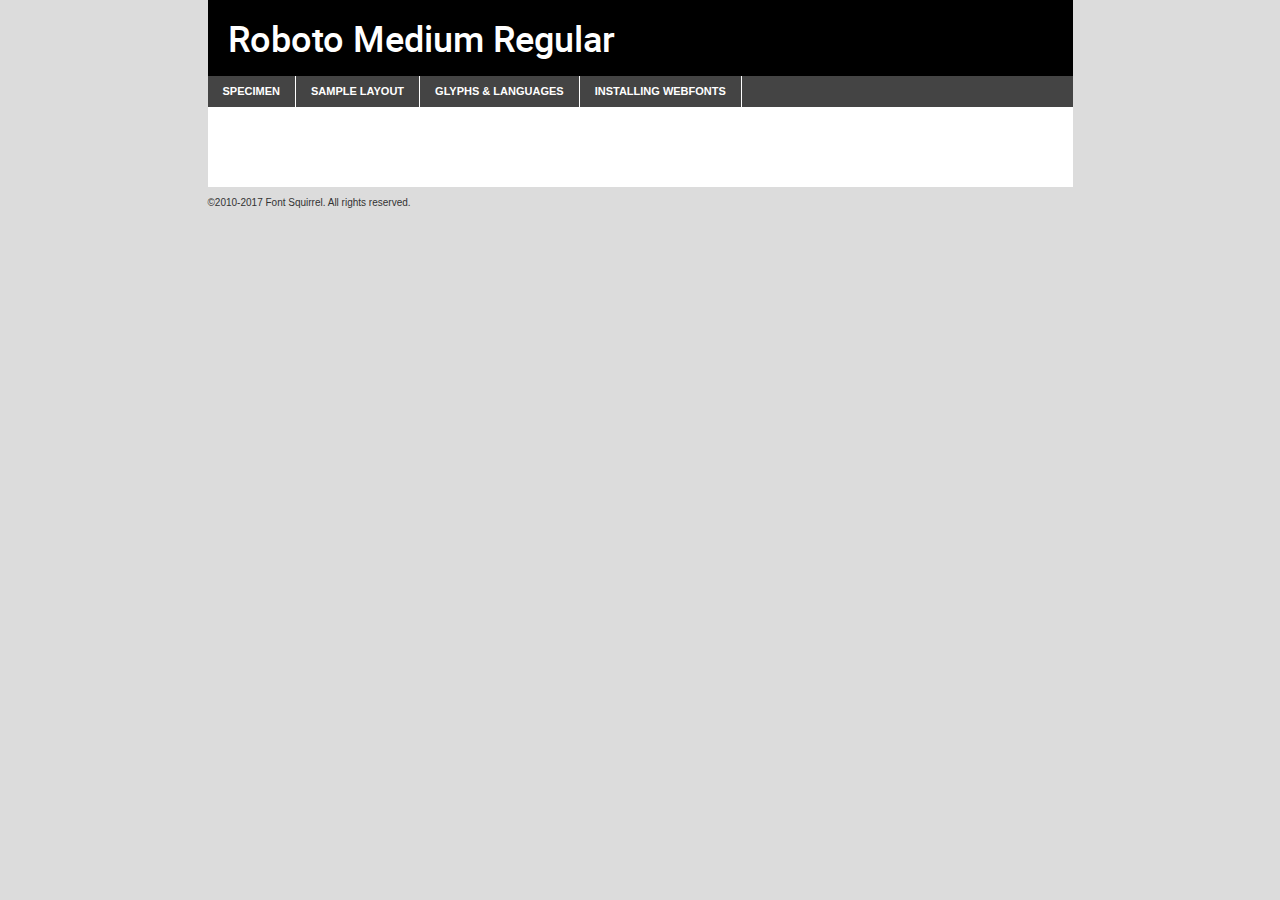
<file: fonts/roboto-medium-demo.html>
<!DOCTYPE html PUBLIC "-//W3C//DTD XHTML 1.0 Transitional//EN"
	"http://www.w3.org/TR/xhtml1/DTD/xhtml1-transitional.dtd">

<html xmlns="http://www.w3.org/1999/xhtml" xml:lang="en" lang="en">
<head>
	<meta http-equiv="Content-Type" content="text/html; charset=utf-8" />
	<script src="http://ajax.googleapis.com/ajax/libs/jquery/1.7.2/jquery.min.js" type="text/javascript" charset="utf-8"></script>
	<script type="text/javascript">
	(function($){$.fn.easyTabs=function(option){var param=jQuery.extend({fadeSpeed:"fast",defaultContent:1,activeClass:'active'},option);$(this).each(function(){var thisId="#"+this.id;if(param.defaultContent==''){param.defaultContent=1;}
	if(typeof param.defaultContent=="number")
	{var defaultTab=$(thisId+" .tabs li:eq("+(param.defaultContent-1)+") a").attr('href').substr(1);}else{var defaultTab=param.defaultContent;}
	$(thisId+" .tabs li a").each(function(){var tabToHide=$(this).attr('href').substr(1);$("#"+tabToHide).addClass('easytabs-tab-content');});hideAll();changeContent(defaultTab);function hideAll(){$(thisId+" .easytabs-tab-content").hide();}
	function changeContent(tabId){hideAll();$(thisId+" .tabs li").removeClass(param.activeClass);$(thisId+" .tabs li a[href=#"+tabId+"]").closest('li').addClass(param.activeClass);if(param.fadeSpeed!="none")
	{$(thisId+" #"+tabId).fadeIn(param.fadeSpeed);}else{$(thisId+" #"+tabId).show();}}
	$(thisId+" .tabs li").click(function(){var tabId=$(this).find('a').attr('href').substr(1);changeContent(tabId);return false;});});}})(jQuery);
	</script>
	<link rel="stylesheet" href="specimen_files/specimen_stylesheet.css" type="text/css" charset="utf-8" />
	<link rel="stylesheet" href="stylesheet.css" type="text/css" charset="utf-8" />

	<style type="text/css">
					body{
				font-family: 'robotomedium';
							}
		</style>

	<title>Roboto Medium Regular Specimen</title>
	
	
	<script type="text/javascript" charset="utf-8">
		$(document).ready(function() {
			$('#container').easyTabs({defaultContent:1});
		});
	</script>
</head>

<body>
<div id="container">
	<div id="header">
		Roboto Medium Regular	</div>
	<ul class="tabs">
		<li><a href="#specimen">Specimen</a></li>
		<li><a href="#layout">Sample Layout</a></li>
				<li><a href="#glyphs">Glyphs &amp; Languages</a></li>
		<li><a href="#installing">Installing Webfonts</a></li>
		
	</ul>
	
	<div id="main_content">

		
			<div id="specimen">
		
				<div class="section">
					<div class="grid12 firstcol">
						<div class="huge">AaBb</div>
					</div>
				</div>
		
				<div class="section">
					<div class="glyph_range">A&#x200B;B&#x200b;C&#x200b;D&#x200b;E&#x200b;F&#x200b;G&#x200b;H&#x200b;I&#x200b;J&#x200b;K&#x200b;L&#x200b;M&#x200b;N&#x200b;O&#x200b;P&#x200b;Q&#x200b;R&#x200b;S&#x200b;T&#x200b;U&#x200b;V&#x200b;W&#x200b;X&#x200b;Y&#x200b;Z&#x200b;a&#x200b;b&#x200b;c&#x200b;d&#x200b;e&#x200b;f&#x200b;g&#x200b;h&#x200b;i&#x200b;j&#x200b;k&#x200b;l&#x200b;m&#x200b;n&#x200b;o&#x200b;p&#x200b;q&#x200b;r&#x200b;s&#x200b;t&#x200b;u&#x200b;v&#x200b;w&#x200b;x&#x200b;y&#x200b;z&#x200b;1&#x200b;2&#x200b;3&#x200b;4&#x200b;5&#x200b;6&#x200b;7&#x200b;8&#x200b;9&#x200b;0&#x200b;&amp;&#x200b;.&#x200b;,&#x200b;?&#x200b;!&#x200b;&#64;&#x200b;(&#x200b;)&#x200b;#&#x200b;$&#x200b;%&#x200b;*&#x200b;+&#x200b;-&#x200b;=&#x200b;:&#x200b;;</div>
				</div>
				<div class="section">
					<div class="grid12 firstcol">
						<table class="sample_table">
							<tr><td>10</td><td class="size10">abcdefghijklmnopqrstuvwxyzABCDEFGHIJKLMNOPQRSTUVWXYZ0123456789abcdefghijklmnopqrstuvwxyzABCDEFGHIJKLMNOPQRSTUVWXYZ0123456789abcdefghijklmnopqrstuvwxyzABCDEFGHIJKLMNOPQRSTUVWXYZ</td></tr>
							<tr><td>11</td><td class="size11">abcdefghijklmnopqrstuvwxyzABCDEFGHIJKLMNOPQRSTUVWXYZ0123456789abcdefghijklmnopqrstuvwxyzABCDEFGHIJKLMNOPQRSTUVWXYZ0123456789abcdefghijklmnopqrstuvwxyzABCDEFGHIJKLMNOPQRSTUVWXYZ</td></tr>
							<tr><td>12</td><td class="size12">abcdefghijklmnopqrstuvwxyzABCDEFGHIJKLMNOPQRSTUVWXYZ0123456789abcdefghijklmnopqrstuvwxyzABCDEFGHIJKLMNOPQRSTUVWXYZ0123456789abcdefghijklmnopqrstuvwxyzABCDEFGHIJKLMNOPQRSTUVWXYZ</td></tr>
							<tr><td>13</td><td class="size13">abcdefghijklmnopqrstuvwxyzABCDEFGHIJKLMNOPQRSTUVWXYZ0123456789abcdefghijklmnopqrstuvwxyzABCDEFGHIJKLMNOPQRSTUVWXYZ0123456789abcdefghijklmnopqrstuvwxyzABCDEFGHIJKLMNOPQRSTUVWXYZ</td></tr>
							<tr><td>14</td><td class="size14">abcdefghijklmnopqrstuvwxyzABCDEFGHIJKLMNOPQRSTUVWXYZ0123456789abcdefghijklmnopqrstuvwxyzABCDEFGHIJKLMNOPQRSTUVWXYZ0123456789abcdefghijklmnopqrstuvwxyzABCDEFGHIJKLMNOPQRSTUVWXYZ</td></tr>
							<tr><td>16</td><td class="size16">abcdefghijklmnopqrstuvwxyzABCDEFGHIJKLMNOPQRSTUVWXYZ0123456789abcdefghijklmnopqrstuvwxyzABCDEFGHIJKLMNOPQRSTUVWXYZ</td></tr>
							<tr><td>18</td><td class="size18">abcdefghijklmnopqrstuvwxyzABCDEFGHIJKLMNOPQRSTUVWXYZ0123456789abcdefghijklmnopqrstuvwxyzABCDEFGHIJKLMNOPQRSTUVWXYZ</td></tr>
							<tr><td>20</td><td class="size20">abcdefghijklmnopqrstuvwxyzABCDEFGHIJKLMNOPQRSTUVWXYZ0123456789abcdefghijklmnopqrstuvwxyzABCDEFGHIJKLMNOPQRSTUVWXYZ</td></tr>
							<tr><td>24</td><td class="size24">abcdefghijklmnopqrstuvwxyzABCDEFGHIJKLMNOPQRSTUVWXYZ0123456789abcdefghijklmnopqrstuvwxyzABCDEFGHIJKLMNOPQRSTUVWXYZ</td></tr>
							<tr><td>30</td><td class="size30">abcdefghijklmnopqrstuvwxyzABCDEFGHIJKLMNOPQRSTUVWXYZ0123456789abcdefghijklmnopqrstuvwxyzABCDEFGHIJKLMNOPQRSTUVWXYZ</td></tr>
							<tr><td>36</td><td class="size36">abcdefghijklmnopqrstuvwxyzABCDEFGHIJKLMNOPQRSTUVWXYZ0123456789abcdefghijklmnopqrstuvwxyzABCDEFGHIJKLMNOPQRSTUVWXYZ</td></tr>
							<tr><td>48</td><td class="size48">abcdefghijklmnopqrstuvwxyzABCDEFGHIJKLMNOPQRSTUVWXYZ0123456789abcdefghijklmnopqrstuvwxyzABCDEFGHIJKLMNOPQRSTUVWXYZ</td></tr>
							<tr><td>60</td><td class="size60">abcdefghijklmnopqrstuvwxyzABCDEFGHIJKLMNOPQRSTUVWXYZ0123456789abcdefghijklmnopqrstuvwxyzABCDEFGHIJKLMNOPQRSTUVWXYZ</td></tr>
							<tr><td>72</td><td class="size72">abcdefghijklmnopqrstuvwxyzABCDEFGHIJKLMNOPQRSTUVWXYZ0123456789abcdefghijklmnopqrstuvwxyzABCDEFGHIJKLMNOPQRSTUVWXYZ</td></tr>
							<tr><td>90</td><td class="size90">abcdefghijklmnopqrstuvwxyzABCDEFGHIJKLMNOPQRSTUVWXYZ0123456789abcdefghijklmnopqrstuvwxyzABCDEFGHIJKLMNOPQRSTUVWXYZ</td></tr>
						</table>
				
					</div>
			
				</div>
		
		
		
								<div class="section" id="bodycomparison">


										<div id="xheight">
				<div class="fontbody">&#x25FC;&#x25FC;&#x25FC;&#x25FC;&#x25FC;&#x25FC;&#x25FC;&#x25FC;&#x25FC;&#x25FC;&#x25FC;&#x25FC;&#x25FC;&#x25FC;&#x25FC;&#x25FC;&#x25FC;&#x25FC;&#x25FC;&#x25FC;&#x25FC;&#x25FC;&#x25FC;&#x25FC;&#x25FC;&#x25FC;&#x25FC;&#x25FC;&#x25FC;&#x25FC;&#x25FC;&#x25FC;&#x25FC;&#x25FC;&#x25FC;&#x25FC;&#x25FC;&#x25FC;&#x25FC;&#x25FC;&#x25FC;&#x25FC;&#x25FC;&#x25FC;&#x25FC;&#x25FC;&#x25FC;&#x25FC;&#x25FC;&#x25FC;&#x25FC;&#x25FC;&#x25FC;&#x25FC;&#x25FC;&#x25FC;&#x25FC;&#x25FC;&#x25FC;&#x25FC;&#x25FC;&#x25FC;&#x25FC;&#x25FC;&#x25FC;&#x25FC;&#x25FC;&#x25FC;&#x25FC;&#x25FC;&#x25FC;&#x25FC;&#x25FC;&#x25FC;&#x25FC;&#x25FC;&#x25FC;&#x25FC;&#x25FC;&#x25FC;&#x25FC;&#x25FC;&#x25FC;&#x25FC;&#x25FC;&#x25FC;&#x25FC;&#x25FC;&#x25FC;&#x25FC;&#x25FC;&#x25FC;&#x25FC;&#x25FC;&#x25FC;&#x25FC;&#x25FC;&#x25FC;&#x25FC;body</div><div class="arialbody">body</div><div class="verdanabody">body</div><div class="georgiabody">body</div></div>
										<div class="fontbody" style="z-index:1">
											body<span>Roboto Medium Regular</span>
										</div>
										<div class="arialbody" style="z-index:1">
											body<span>Arial</span>
										</div>
										<div class="verdanabody" style="z-index:1">
											body<span>Verdana</span>
										</div>
										<div class="georgiabody" style="z-index:1">
											body<span>Georgia</span>
										</div>



								</div>
		
		
				<div class="section psample psample_row1" id="">
					
					<div class="grid2 firstcol">
						<p class="size10"><span>10.</span>Aenean lacinia bibendum nulla sed consectetur. Fusce dapibus, tellus ac cursus commodo, tortor mauris condimentum nibh, ut fermentum massa justo sit amet risus. Nullam id dolor id nibh ultricies vehicula ut id elit. Cum sociis natoque penatibus et magnis dis parturient montes, nascetur ridiculus mus. Nulla vitae elit libero, a pharetra augue.</p>
			
					</div>
					<div class="grid3">
						<p class="size11"><span>11.</span>Aenean lacinia bibendum nulla sed consectetur. Fusce dapibus, tellus ac cursus commodo, tortor mauris condimentum nibh, ut fermentum massa justo sit amet risus. Nullam id dolor id nibh ultricies vehicula ut id elit. Cum sociis natoque penatibus et magnis dis parturient montes, nascetur ridiculus mus. Nulla vitae elit libero, a pharetra augue.</p>
			
					</div>
					<div class="grid3">
						<p class="size12"><span>12.</span>Aenean lacinia bibendum nulla sed consectetur. Fusce dapibus, tellus ac cursus commodo, tortor mauris condimentum nibh, ut fermentum massa justo sit amet risus. Nullam id dolor id nibh ultricies vehicula ut id elit. Cum sociis natoque penatibus et magnis dis parturient montes, nascetur ridiculus mus. Nulla vitae elit libero, a pharetra augue.</p>
			
					</div>
					<div class="grid4">
						<p class="size13"><span>13.</span>Aenean lacinia bibendum nulla sed consectetur. Fusce dapibus, tellus ac cursus commodo, tortor mauris condimentum nibh, ut fermentum massa justo sit amet risus. Nullam id dolor id nibh ultricies vehicula ut id elit. Cum sociis natoque penatibus et magnis dis parturient montes, nascetur ridiculus mus. Nulla vitae elit libero, a pharetra augue.</p>
			
					</div>
					<div class="white_blend"></div>
					
				</div>
				<div class="section psample psample_row2" id="">
					<div class="grid3 firstcol">
						<p class="size14"><span>14.</span>Aenean lacinia bibendum nulla sed consectetur. Fusce dapibus, tellus ac cursus commodo, tortor mauris condimentum nibh, ut fermentum massa justo sit amet risus. Nullam id dolor id nibh ultricies vehicula ut id elit. Cum sociis natoque penatibus et magnis dis parturient montes, nascetur ridiculus mus. Nulla vitae elit libero, a pharetra augue.</p>
			
					</div>
					<div class="grid4">
						<p class="size16"><span>16.</span>Aenean lacinia bibendum nulla sed consectetur. Fusce dapibus, tellus ac cursus commodo, tortor mauris condimentum nibh, ut fermentum massa justo sit amet risus. Nullam id dolor id nibh ultricies vehicula ut id elit. Cum sociis natoque penatibus et magnis dis parturient montes, nascetur ridiculus mus. Nulla vitae elit libero, a pharetra augue.</p>
			
					</div>
					<div class="grid5">
						<p class="size18"><span>18.</span>Aenean lacinia bibendum nulla sed consectetur. Fusce dapibus, tellus ac cursus commodo, tortor mauris condimentum nibh, ut fermentum massa justo sit amet risus. Nullam id dolor id nibh ultricies vehicula ut id elit. Cum sociis natoque penatibus et magnis dis parturient montes, nascetur ridiculus mus. Nulla vitae elit libero, a pharetra augue.</p>
			
					</div>

					<div class="white_blend"></div>

				</div>
				
				<div class="section psample psample_row3" id="">
					<div class="grid5 firstcol">
						<p class="size20"><span>20.</span>Aenean lacinia bibendum nulla sed consectetur. Fusce dapibus, tellus ac cursus commodo, tortor mauris condimentum nibh, ut fermentum massa justo sit amet risus. Nullam id dolor id nibh ultricies vehicula ut id elit. Cum sociis natoque penatibus et magnis dis parturient montes, nascetur ridiculus mus. Nulla vitae elit libero, a pharetra augue.</p>
					</div>
					<div class="grid7">
						<p class="size24"><span>24.</span>Aenean lacinia bibendum nulla sed consectetur. Fusce dapibus, tellus ac cursus commodo, tortor mauris condimentum nibh, ut fermentum massa justo sit amet risus. Nullam id dolor id nibh ultricies vehicula ut id elit. Cum sociis natoque penatibus et magnis dis parturient montes, nascetur ridiculus mus. Nulla vitae elit libero, a pharetra augue.</p>
					</div>
					
					<div class="white_blend"></div>
					
				</div>
				
				<div class="section psample psample_row4" id="">
					<div class="grid12 firstcol">
						<p class="size30"><span>30.</span>Aenean lacinia bibendum nulla sed consectetur. Fusce dapibus, tellus ac cursus commodo, tortor mauris condimentum nibh, ut fermentum massa justo sit amet risus. Nullam id dolor id nibh ultricies vehicula ut id elit. Cum sociis natoque penatibus et magnis dis parturient montes, nascetur ridiculus mus. Nulla vitae elit libero, a pharetra augue.</p>
					</div>
					<div class="white_blend"></div>
					
				</div>
				
				
				
				<div class="section psample psample_row1 fullreverse">
					<div class="grid2 firstcol">
						<p class="size10"><span>10.</span>Aenean lacinia bibendum nulla sed consectetur. Fusce dapibus, tellus ac cursus commodo, tortor mauris condimentum nibh, ut fermentum massa justo sit amet risus. Nullam id dolor id nibh ultricies vehicula ut id elit. Cum sociis natoque penatibus et magnis dis parturient montes, nascetur ridiculus mus. Nulla vitae elit libero, a pharetra augue.</p>
			
					</div>
					<div class="grid3">
						<p class="size11"><span>11.</span>Aenean lacinia bibendum nulla sed consectetur. Fusce dapibus, tellus ac cursus commodo, tortor mauris condimentum nibh, ut fermentum massa justo sit amet risus. Nullam id dolor id nibh ultricies vehicula ut id elit. Cum sociis natoque penatibus et magnis dis parturient montes, nascetur ridiculus mus. Nulla vitae elit libero, a pharetra augue.</p>
			
					</div>
					<div class="grid3">
						<p class="size12"><span>12.</span>Aenean lacinia bibendum nulla sed consectetur. Fusce dapibus, tellus ac cursus commodo, tortor mauris condimentum nibh, ut fermentum massa justo sit amet risus. Nullam id dolor id nibh ultricies vehicula ut id elit. Cum sociis natoque penatibus et magnis dis parturient montes, nascetur ridiculus mus. Nulla vitae elit libero, a pharetra augue.</p>
			
					</div>
					<div class="grid4">
						<p class="size13"><span>13.</span>Aenean lacinia bibendum nulla sed consectetur. Fusce dapibus, tellus ac cursus commodo, tortor mauris condimentum nibh, ut fermentum massa justo sit amet risus. Nullam id dolor id nibh ultricies vehicula ut id elit. Cum sociis natoque penatibus et magnis dis parturient montes, nascetur ridiculus mus. Nulla vitae elit libero, a pharetra augue.</p>
			
					</div>
					<div class="black_blend"></div>
					
				</div>
				
				<div class="section psample psample_row2 fullreverse">
					<div class="grid3 firstcol">
						<p class="size14"><span>14.</span>Aenean lacinia bibendum nulla sed consectetur. Fusce dapibus, tellus ac cursus commodo, tortor mauris condimentum nibh, ut fermentum massa justo sit amet risus. Nullam id dolor id nibh ultricies vehicula ut id elit. Cum sociis natoque penatibus et magnis dis parturient montes, nascetur ridiculus mus. Nulla vitae elit libero, a pharetra augue.</p>
			
					</div>
					<div class="grid4">
						<p class="size16"><span>16.</span>Aenean lacinia bibendum nulla sed consectetur. Fusce dapibus, tellus ac cursus commodo, tortor mauris condimentum nibh, ut fermentum massa justo sit amet risus. Nullam id dolor id nibh ultricies vehicula ut id elit. Cum sociis natoque penatibus et magnis dis parturient montes, nascetur ridiculus mus. Nulla vitae elit libero, a pharetra augue.</p>
			
					</div>
					<div class="grid5">
						<p class="size18"><span>18.</span>Aenean lacinia bibendum nulla sed consectetur. Fusce dapibus, tellus ac cursus commodo, tortor mauris condimentum nibh, ut fermentum massa justo sit amet risus. Nullam id dolor id nibh ultricies vehicula ut id elit. Cum sociis natoque penatibus et magnis dis parturient montes, nascetur ridiculus mus. Nulla vitae elit libero, a pharetra augue.</p>
			
					</div>
					<div class="black_blend"></div>

				</div>
				
				<div class="section psample fullreverse psample_row3" id="">
					<div class="grid5 firstcol">
						<p class="size20"><span>20.</span>Aenean lacinia bibendum nulla sed consectetur. Fusce dapibus, tellus ac cursus commodo, tortor mauris condimentum nibh, ut fermentum massa justo sit amet risus. Nullam id dolor id nibh ultricies vehicula ut id elit. Cum sociis natoque penatibus et magnis dis parturient montes, nascetur ridiculus mus. Nulla vitae elit libero, a pharetra augue.</p>
					</div>
					<div class="grid7">
						<p class="size24"><span>24.</span>Aenean lacinia bibendum nulla sed consectetur. Fusce dapibus, tellus ac cursus commodo, tortor mauris condimentum nibh, ut fermentum massa justo sit amet risus. Nullam id dolor id nibh ultricies vehicula ut id elit. Cum sociis natoque penatibus et magnis dis parturient montes, nascetur ridiculus mus. Nulla vitae elit libero, a pharetra augue.</p>
					</div>
					
					<div class="black_blend"></div>
					
				</div>
				
				<div class="section psample fullreverse psample_row4" id="" style="border-bottom: 20px #000 solid;">
					<div class="grid12 firstcol">
						<p class="size30"><span>30.</span>Aenean lacinia bibendum nulla sed consectetur. Fusce dapibus, tellus ac cursus commodo, tortor mauris condimentum nibh, ut fermentum massa justo sit amet risus. Nullam id dolor id nibh ultricies vehicula ut id elit. Cum sociis natoque penatibus et magnis dis parturient montes, nascetur ridiculus mus. Nulla vitae elit libero, a pharetra augue.</p>
					</div>
					<div class="black_blend"></div>
					
				</div>
				
				
				
				
			</div>
			
			<div id="layout">
				
				<div class="section">
					
					<div class="grid12 firstcol">
						<h1>Lorem Ipsum Dolor</h1>
						<h2>Etiam porta sem malesuada magna mollis euismod</h2>
						
						<p class="byline">By <a href="#link">Aenean Lacinia</a></p>
					</div>
				</div>
				<div class="section">
					<div class="grid8 firstcol">
						<p class="large">Donec sed odio dui. Morbi leo risus, porta ac consectetur ac, vestibulum at eros. Fusce dapibus, tellus ac cursus commodo, tortor mauris condimentum nibh, ut fermentum massa justo sit amet risus. </p>

						
						<h3>Pellentesque ornare sem</h3>

						<p>Maecenas sed diam eget risus varius blandit sit amet non magna. Maecenas faucibus mollis interdum. Donec ullamcorper nulla non metus auctor fringilla. Nullam id dolor id nibh ultricies vehicula ut id elit. Nullam id dolor id nibh ultricies vehicula ut id elit. </p>

						<p>Aenean eu leo quam. Pellentesque ornare sem lacinia quam venenatis vestibulum. Lorem ipsum dolor sit amet, consectetur adipiscing elit. Cum sociis natoque penatibus et magnis dis parturient montes, nascetur ridiculus mus. </p>

						<p>Nulla vitae elit libero, a pharetra augue. Praesent commodo cursus magna, vel scelerisque nisl consectetur et. Aenean lacinia bibendum nulla sed consectetur. </p>

						<p>Nullam quis risus eget urna mollis ornare vel eu leo. Nullam quis risus eget urna mollis ornare vel eu leo. Maecenas sed diam eget risus varius blandit sit amet non magna. Donec ullamcorper nulla non metus auctor fringilla. </p>

						<h3>Cras mattis consectetur</h3>

						<p>Aenean eu leo quam. Pellentesque ornare sem lacinia quam venenatis vestibulum. Aenean lacinia bibendum nulla sed consectetur. Integer posuere erat a ante venenatis dapibus posuere velit aliquet. Cras mattis consectetur purus sit amet fermentum. </p>

						<p>Nullam id dolor id nibh ultricies vehicula ut id elit. Nullam quis risus eget urna mollis ornare vel eu leo. Cras mattis consectetur purus sit amet fermentum.</p>
					</div>
					
					<div class="grid4 sidebar">
						
						<div class="box reverse">
							<p class="last">Nullam quis risus eget urna mollis ornare vel eu leo. Donec ullamcorper nulla non metus auctor fringilla. Cras mattis consectetur purus sit amet fermentum. Sed posuere consectetur est at lobortis. Lorem ipsum dolor sit amet, consectetur adipiscing elit. </p>
						</div>
						
						<p class="caption">Maecenas sed diam eget risus varius.</p>

						<p>Vestibulum id ligula porta felis euismod semper. Integer posuere erat a ante venenatis dapibus posuere velit aliquet. Vestibulum id ligula porta felis euismod semper. Sed posuere consectetur est at lobortis. Maecenas sed diam eget risus varius blandit sit amet non magna. Fusce dapibus, tellus ac cursus commodo, tortor mauris condimentum nibh, ut fermentum massa justo sit amet risus. </p>

					

						<p>Duis mollis, est non commodo luctus, nisi erat porttitor ligula, eget lacinia odio sem nec elit. Aenean lacinia bibendum nulla sed consectetur. Vivamus sagittis lacus vel augue laoreet rutrum faucibus dolor auctor. Aenean lacinia bibendum nulla sed consectetur. Nullam quis risus eget urna mollis ornare vel eu leo. </p>

						<p>Praesent commodo cursus magna, vel scelerisque nisl consectetur et. Donec ullamcorper nulla non metus auctor fringilla. Maecenas faucibus mollis interdum. Fusce dapibus, tellus ac cursus commodo, tortor mauris condimentum nibh, ut fermentum massa justo sit amet risus. </p>

					</div>
				</div>
				
			</div>


			



		<div id="glyphs">
			<div class="section">
				<div class="grid12 firstcol">
			
				<h1>Language Support</h1>
				<p>The subset of Roboto Medium Regular in this kit supports the following languages:<br />
			
					Cyrillic, English, Arrernte, Bislama, Cebuano, Fijian, Gilbertese, Hmong, Ibanag, Iloko_ilokano, Interglossa_glosa, Interlingua, Lojban, Norfolk_pitcairnese, Oromo, Rotokas, Seychelles_creole, Shona, Somali, Southern_ndebele, Swahili, Swati_swazi, Tok_pisin, Turkmen_cyrillic, Uyghur_cyrillic, Votic_cyrillic, Warlpiri, Xhosa, Zulu, Latinbasic, Ubasic, Demo, Moldovan				</p>
				<h1>Glyph Chart</h1>
				<p>The subset of Roboto Medium Regular in this kit includes all the glyphs listed below. Unicode entities are included above each glyph to help you insert individual characters into your layout.</p>
				<div id="glyph_chart">
			
																														 <div><p>&amp;#2;</p>&#2;</div>
																				 <div><p>&amp;#13;</p>&#13;</div>
																				 <div><p>&amp;#32;</p>&#32;</div>
																				 <div><p>&amp;#33;</p>&#33;</div>
																				 <div><p>&amp;#34;</p>&#34;</div>
																				 <div><p>&amp;#35;</p>&#35;</div>
																				 <div><p>&amp;#36;</p>&#36;</div>
																				 <div><p>&amp;#37;</p>&#37;</div>
																				 <div><p>&amp;#38;</p>&#38;</div>
																				 <div><p>&amp;#39;</p>&#39;</div>
																				 <div><p>&amp;#40;</p>&#40;</div>
																				 <div><p>&amp;#41;</p>&#41;</div>
																				 <div><p>&amp;#42;</p>&#42;</div>
																				 <div><p>&amp;#43;</p>&#43;</div>
																				 <div><p>&amp;#44;</p>&#44;</div>
																				 <div><p>&amp;#45;</p>&#45;</div>
																				 <div><p>&amp;#46;</p>&#46;</div>
																				 <div><p>&amp;#47;</p>&#47;</div>
																				 <div><p>&amp;#48;</p>&#48;</div>
																				 <div><p>&amp;#49;</p>&#49;</div>
																				 <div><p>&amp;#50;</p>&#50;</div>
																				 <div><p>&amp;#51;</p>&#51;</div>
																				 <div><p>&amp;#52;</p>&#52;</div>
																				 <div><p>&amp;#53;</p>&#53;</div>
																				 <div><p>&amp;#54;</p>&#54;</div>
																				 <div><p>&amp;#55;</p>&#55;</div>
																				 <div><p>&amp;#56;</p>&#56;</div>
																				 <div><p>&amp;#57;</p>&#57;</div>
																				 <div><p>&amp;#58;</p>&#58;</div>
																				 <div><p>&amp;#59;</p>&#59;</div>
																				 <div><p>&amp;#60;</p>&#60;</div>
																				 <div><p>&amp;#61;</p>&#61;</div>
																				 <div><p>&amp;#62;</p>&#62;</div>
																				 <div><p>&amp;#63;</p>&#63;</div>
																				 <div><p>&amp;#64;</p>&#64;</div>
																				 <div><p>&amp;#65;</p>&#65;</div>
																				 <div><p>&amp;#66;</p>&#66;</div>
																				 <div><p>&amp;#67;</p>&#67;</div>
																				 <div><p>&amp;#68;</p>&#68;</div>
																				 <div><p>&amp;#69;</p>&#69;</div>
																				 <div><p>&amp;#70;</p>&#70;</div>
																				 <div><p>&amp;#71;</p>&#71;</div>
																				 <div><p>&amp;#72;</p>&#72;</div>
																				 <div><p>&amp;#73;</p>&#73;</div>
																				 <div><p>&amp;#74;</p>&#74;</div>
																				 <div><p>&amp;#75;</p>&#75;</div>
																				 <div><p>&amp;#76;</p>&#76;</div>
																				 <div><p>&amp;#77;</p>&#77;</div>
																				 <div><p>&amp;#78;</p>&#78;</div>
																				 <div><p>&amp;#79;</p>&#79;</div>
																				 <div><p>&amp;#80;</p>&#80;</div>
																				 <div><p>&amp;#81;</p>&#81;</div>
																				 <div><p>&amp;#82;</p>&#82;</div>
																				 <div><p>&amp;#83;</p>&#83;</div>
																				 <div><p>&amp;#84;</p>&#84;</div>
																				 <div><p>&amp;#85;</p>&#85;</div>
																				 <div><p>&amp;#86;</p>&#86;</div>
																				 <div><p>&amp;#87;</p>&#87;</div>
																				 <div><p>&amp;#88;</p>&#88;</div>
																				 <div><p>&amp;#89;</p>&#89;</div>
																				 <div><p>&amp;#90;</p>&#90;</div>
																				 <div><p>&amp;#91;</p>&#91;</div>
																				 <div><p>&amp;#92;</p>&#92;</div>
																				 <div><p>&amp;#93;</p>&#93;</div>
																				 <div><p>&amp;#94;</p>&#94;</div>
																				 <div><p>&amp;#95;</p>&#95;</div>
																				 <div><p>&amp;#96;</p>&#96;</div>
																				 <div><p>&amp;#97;</p>&#97;</div>
																				 <div><p>&amp;#98;</p>&#98;</div>
																				 <div><p>&amp;#99;</p>&#99;</div>
																				 <div><p>&amp;#100;</p>&#100;</div>
																				 <div><p>&amp;#101;</p>&#101;</div>
																				 <div><p>&amp;#102;</p>&#102;</div>
																				 <div><p>&amp;#103;</p>&#103;</div>
																				 <div><p>&amp;#104;</p>&#104;</div>
																				 <div><p>&amp;#105;</p>&#105;</div>
																				 <div><p>&amp;#106;</p>&#106;</div>
																				 <div><p>&amp;#107;</p>&#107;</div>
																				 <div><p>&amp;#108;</p>&#108;</div>
																				 <div><p>&amp;#109;</p>&#109;</div>
																				 <div><p>&amp;#110;</p>&#110;</div>
																				 <div><p>&amp;#111;</p>&#111;</div>
																				 <div><p>&amp;#112;</p>&#112;</div>
																				 <div><p>&amp;#113;</p>&#113;</div>
																				 <div><p>&amp;#114;</p>&#114;</div>
																				 <div><p>&amp;#115;</p>&#115;</div>
																				 <div><p>&amp;#116;</p>&#116;</div>
																				 <div><p>&amp;#117;</p>&#117;</div>
																				 <div><p>&amp;#118;</p>&#118;</div>
																				 <div><p>&amp;#119;</p>&#119;</div>
																				 <div><p>&amp;#120;</p>&#120;</div>
																				 <div><p>&amp;#121;</p>&#121;</div>
																				 <div><p>&amp;#122;</p>&#122;</div>
																				 <div><p>&amp;#123;</p>&#123;</div>
																				 <div><p>&amp;#124;</p>&#124;</div>
																				 <div><p>&amp;#125;</p>&#125;</div>
																				 <div><p>&amp;#126;</p>&#126;</div>
																				 <div><p>&amp;#160;</p>&#160;</div>
																				 <div><p>&amp;#162;</p>&#162;</div>
																				 <div><p>&amp;#163;</p>&#163;</div>
																				 <div><p>&amp;#165;</p>&#165;</div>
																				 <div><p>&amp;#168;</p>&#168;</div>
																				 <div><p>&amp;#169;</p>&#169;</div>
																				 <div><p>&amp;#171;</p>&#171;</div>
																				 <div><p>&amp;#173;</p>&#173;</div>
																				 <div><p>&amp;#174;</p>&#174;</div>
																				 <div><p>&amp;#180;</p>&#180;</div>
																				 <div><p>&amp;#184;</p>&#184;</div>
																				 <div><p>&amp;#187;</p>&#187;</div>
																				 <div><p>&amp;#710;</p>&#710;</div>
																				 <div><p>&amp;#730;</p>&#730;</div>
																				 <div><p>&amp;#732;</p>&#732;</div>
																				 <div><p>&amp;#1024;</p>&#1024;</div>
																				 <div><p>&amp;#1025;</p>&#1025;</div>
																				 <div><p>&amp;#1026;</p>&#1026;</div>
																				 <div><p>&amp;#1027;</p>&#1027;</div>
																				 <div><p>&amp;#1028;</p>&#1028;</div>
																				 <div><p>&amp;#1029;</p>&#1029;</div>
																				 <div><p>&amp;#1030;</p>&#1030;</div>
																				 <div><p>&amp;#1031;</p>&#1031;</div>
																				 <div><p>&amp;#1032;</p>&#1032;</div>
																				 <div><p>&amp;#1033;</p>&#1033;</div>
																				 <div><p>&amp;#1034;</p>&#1034;</div>
																				 <div><p>&amp;#1035;</p>&#1035;</div>
																				 <div><p>&amp;#1036;</p>&#1036;</div>
																				 <div><p>&amp;#1037;</p>&#1037;</div>
																				 <div><p>&amp;#1038;</p>&#1038;</div>
																				 <div><p>&amp;#1039;</p>&#1039;</div>
																				 <div><p>&amp;#1040;</p>&#1040;</div>
																				 <div><p>&amp;#1041;</p>&#1041;</div>
																				 <div><p>&amp;#1042;</p>&#1042;</div>
																				 <div><p>&amp;#1043;</p>&#1043;</div>
																				 <div><p>&amp;#1044;</p>&#1044;</div>
																				 <div><p>&amp;#1045;</p>&#1045;</div>
																				 <div><p>&amp;#1046;</p>&#1046;</div>
																				 <div><p>&amp;#1047;</p>&#1047;</div>
																				 <div><p>&amp;#1048;</p>&#1048;</div>
																				 <div><p>&amp;#1049;</p>&#1049;</div>
																				 <div><p>&amp;#1050;</p>&#1050;</div>
																				 <div><p>&amp;#1051;</p>&#1051;</div>
																				 <div><p>&amp;#1052;</p>&#1052;</div>
																				 <div><p>&amp;#1053;</p>&#1053;</div>
																				 <div><p>&amp;#1054;</p>&#1054;</div>
																				 <div><p>&amp;#1055;</p>&#1055;</div>
																				 <div><p>&amp;#1056;</p>&#1056;</div>
																				 <div><p>&amp;#1057;</p>&#1057;</div>
																				 <div><p>&amp;#1058;</p>&#1058;</div>
																				 <div><p>&amp;#1059;</p>&#1059;</div>
																				 <div><p>&amp;#1060;</p>&#1060;</div>
																				 <div><p>&amp;#1061;</p>&#1061;</div>
																				 <div><p>&amp;#1062;</p>&#1062;</div>
																				 <div><p>&amp;#1063;</p>&#1063;</div>
																				 <div><p>&amp;#1064;</p>&#1064;</div>
																				 <div><p>&amp;#1065;</p>&#1065;</div>
																				 <div><p>&amp;#1066;</p>&#1066;</div>
																				 <div><p>&amp;#1067;</p>&#1067;</div>
																				 <div><p>&amp;#1068;</p>&#1068;</div>
																				 <div><p>&amp;#1069;</p>&#1069;</div>
																				 <div><p>&amp;#1070;</p>&#1070;</div>
																				 <div><p>&amp;#1071;</p>&#1071;</div>
																				 <div><p>&amp;#1072;</p>&#1072;</div>
																				 <div><p>&amp;#1073;</p>&#1073;</div>
																				 <div><p>&amp;#1074;</p>&#1074;</div>
																				 <div><p>&amp;#1075;</p>&#1075;</div>
																				 <div><p>&amp;#1076;</p>&#1076;</div>
																				 <div><p>&amp;#1077;</p>&#1077;</div>
																				 <div><p>&amp;#1078;</p>&#1078;</div>
																				 <div><p>&amp;#1079;</p>&#1079;</div>
																				 <div><p>&amp;#1080;</p>&#1080;</div>
																				 <div><p>&amp;#1081;</p>&#1081;</div>
																				 <div><p>&amp;#1082;</p>&#1082;</div>
																				 <div><p>&amp;#1083;</p>&#1083;</div>
																				 <div><p>&amp;#1084;</p>&#1084;</div>
																				 <div><p>&amp;#1085;</p>&#1085;</div>
																				 <div><p>&amp;#1086;</p>&#1086;</div>
																				 <div><p>&amp;#1087;</p>&#1087;</div>
																				 <div><p>&amp;#1088;</p>&#1088;</div>
																				 <div><p>&amp;#1089;</p>&#1089;</div>
																				 <div><p>&amp;#1090;</p>&#1090;</div>
																				 <div><p>&amp;#1091;</p>&#1091;</div>
																				 <div><p>&amp;#1092;</p>&#1092;</div>
																				 <div><p>&amp;#1093;</p>&#1093;</div>
																				 <div><p>&amp;#1094;</p>&#1094;</div>
																				 <div><p>&amp;#1095;</p>&#1095;</div>
																				 <div><p>&amp;#1096;</p>&#1096;</div>
																				 <div><p>&amp;#1097;</p>&#1097;</div>
																				 <div><p>&amp;#1098;</p>&#1098;</div>
																				 <div><p>&amp;#1099;</p>&#1099;</div>
																				 <div><p>&amp;#1100;</p>&#1100;</div>
																				 <div><p>&amp;#1101;</p>&#1101;</div>
																				 <div><p>&amp;#1102;</p>&#1102;</div>
																				 <div><p>&amp;#1103;</p>&#1103;</div>
																				 <div><p>&amp;#1104;</p>&#1104;</div>
																				 <div><p>&amp;#1105;</p>&#1105;</div>
																				 <div><p>&amp;#1106;</p>&#1106;</div>
																				 <div><p>&amp;#1107;</p>&#1107;</div>
																				 <div><p>&amp;#1108;</p>&#1108;</div>
																				 <div><p>&amp;#1109;</p>&#1109;</div>
																				 <div><p>&amp;#1110;</p>&#1110;</div>
																				 <div><p>&amp;#1111;</p>&#1111;</div>
																				 <div><p>&amp;#1112;</p>&#1112;</div>
																				 <div><p>&amp;#1113;</p>&#1113;</div>
																				 <div><p>&amp;#1114;</p>&#1114;</div>
																				 <div><p>&amp;#1115;</p>&#1115;</div>
																				 <div><p>&amp;#1116;</p>&#1116;</div>
																				 <div><p>&amp;#1117;</p>&#1117;</div>
																				 <div><p>&amp;#1118;</p>&#1118;</div>
																				 <div><p>&amp;#1119;</p>&#1119;</div>
																				 <div><p>&amp;#1120;</p>&#1120;</div>
																				 <div><p>&amp;#1121;</p>&#1121;</div>
																				 <div><p>&amp;#1122;</p>&#1122;</div>
																				 <div><p>&amp;#1123;</p>&#1123;</div>
																				 <div><p>&amp;#1124;</p>&#1124;</div>
																				 <div><p>&amp;#1125;</p>&#1125;</div>
																				 <div><p>&amp;#1126;</p>&#1126;</div>
																				 <div><p>&amp;#1127;</p>&#1127;</div>
																				 <div><p>&amp;#1128;</p>&#1128;</div>
																				 <div><p>&amp;#1129;</p>&#1129;</div>
																				 <div><p>&amp;#1130;</p>&#1130;</div>
																				 <div><p>&amp;#1131;</p>&#1131;</div>
																				 <div><p>&amp;#1132;</p>&#1132;</div>
																				 <div><p>&amp;#1133;</p>&#1133;</div>
																				 <div><p>&amp;#1134;</p>&#1134;</div>
																				 <div><p>&amp;#1135;</p>&#1135;</div>
																				 <div><p>&amp;#1136;</p>&#1136;</div>
																				 <div><p>&amp;#1137;</p>&#1137;</div>
																				 <div><p>&amp;#1138;</p>&#1138;</div>
																				 <div><p>&amp;#1139;</p>&#1139;</div>
																				 <div><p>&amp;#1140;</p>&#1140;</div>
																				 <div><p>&amp;#1141;</p>&#1141;</div>
																				 <div><p>&amp;#1142;</p>&#1142;</div>
																				 <div><p>&amp;#1143;</p>&#1143;</div>
																				 <div><p>&amp;#1144;</p>&#1144;</div>
																				 <div><p>&amp;#1145;</p>&#1145;</div>
																				 <div><p>&amp;#1146;</p>&#1146;</div>
																				 <div><p>&amp;#1147;</p>&#1147;</div>
																				 <div><p>&amp;#1148;</p>&#1148;</div>
																				 <div><p>&amp;#1149;</p>&#1149;</div>
																				 <div><p>&amp;#1150;</p>&#1150;</div>
																				 <div><p>&amp;#1151;</p>&#1151;</div>
																				 <div><p>&amp;#1152;</p>&#1152;</div>
																				 <div><p>&amp;#1153;</p>&#1153;</div>
																				 <div><p>&amp;#1154;</p>&#1154;</div>
																				 <div><p>&amp;#1155;</p>&#1155;</div>
																				 <div><p>&amp;#1156;</p>&#1156;</div>
																				 <div><p>&amp;#1157;</p>&#1157;</div>
																				 <div><p>&amp;#1158;</p>&#1158;</div>
																				 <div><p>&amp;#1160;</p>&#1160;</div>
																				 <div><p>&amp;#1161;</p>&#1161;</div>
																				 <div><p>&amp;#1162;</p>&#1162;</div>
																				 <div><p>&amp;#1163;</p>&#1163;</div>
																				 <div><p>&amp;#1164;</p>&#1164;</div>
																				 <div><p>&amp;#1165;</p>&#1165;</div>
																				 <div><p>&amp;#1166;</p>&#1166;</div>
																				 <div><p>&amp;#1167;</p>&#1167;</div>
																				 <div><p>&amp;#1168;</p>&#1168;</div>
																				 <div><p>&amp;#1169;</p>&#1169;</div>
																				 <div><p>&amp;#1170;</p>&#1170;</div>
																				 <div><p>&amp;#1171;</p>&#1171;</div>
																				 <div><p>&amp;#1172;</p>&#1172;</div>
																				 <div><p>&amp;#1173;</p>&#1173;</div>
																				 <div><p>&amp;#1174;</p>&#1174;</div>
																				 <div><p>&amp;#1175;</p>&#1175;</div>
																				 <div><p>&amp;#1176;</p>&#1176;</div>
																				 <div><p>&amp;#1177;</p>&#1177;</div>
																				 <div><p>&amp;#1178;</p>&#1178;</div>
																				 <div><p>&amp;#1179;</p>&#1179;</div>
																				 <div><p>&amp;#1180;</p>&#1180;</div>
																				 <div><p>&amp;#1181;</p>&#1181;</div>
																				 <div><p>&amp;#1182;</p>&#1182;</div>
																				 <div><p>&amp;#1183;</p>&#1183;</div>
																				 <div><p>&amp;#1184;</p>&#1184;</div>
																				 <div><p>&amp;#1185;</p>&#1185;</div>
																				 <div><p>&amp;#1186;</p>&#1186;</div>
																				 <div><p>&amp;#1187;</p>&#1187;</div>
																				 <div><p>&amp;#1188;</p>&#1188;</div>
																				 <div><p>&amp;#1189;</p>&#1189;</div>
																				 <div><p>&amp;#1190;</p>&#1190;</div>
																				 <div><p>&amp;#1191;</p>&#1191;</div>
																				 <div><p>&amp;#1192;</p>&#1192;</div>
																				 <div><p>&amp;#1193;</p>&#1193;</div>
																				 <div><p>&amp;#1194;</p>&#1194;</div>
																				 <div><p>&amp;#1195;</p>&#1195;</div>
																				 <div><p>&amp;#1196;</p>&#1196;</div>
																				 <div><p>&amp;#1197;</p>&#1197;</div>
																				 <div><p>&amp;#1198;</p>&#1198;</div>
																				 <div><p>&amp;#1199;</p>&#1199;</div>
																				 <div><p>&amp;#1200;</p>&#1200;</div>
																				 <div><p>&amp;#1201;</p>&#1201;</div>
																				 <div><p>&amp;#1202;</p>&#1202;</div>
																				 <div><p>&amp;#1203;</p>&#1203;</div>
																				 <div><p>&amp;#1204;</p>&#1204;</div>
																				 <div><p>&amp;#1205;</p>&#1205;</div>
																				 <div><p>&amp;#1206;</p>&#1206;</div>
																				 <div><p>&amp;#1207;</p>&#1207;</div>
																				 <div><p>&amp;#1208;</p>&#1208;</div>
																				 <div><p>&amp;#1209;</p>&#1209;</div>
																				 <div><p>&amp;#1210;</p>&#1210;</div>
																				 <div><p>&amp;#1211;</p>&#1211;</div>
																				 <div><p>&amp;#1212;</p>&#1212;</div>
																				 <div><p>&amp;#1213;</p>&#1213;</div>
																				 <div><p>&amp;#1214;</p>&#1214;</div>
																				 <div><p>&amp;#1215;</p>&#1215;</div>
																				 <div><p>&amp;#1216;</p>&#1216;</div>
																				 <div><p>&amp;#1217;</p>&#1217;</div>
																				 <div><p>&amp;#1218;</p>&#1218;</div>
																				 <div><p>&amp;#1219;</p>&#1219;</div>
																				 <div><p>&amp;#1220;</p>&#1220;</div>
																				 <div><p>&amp;#1221;</p>&#1221;</div>
																				 <div><p>&amp;#1222;</p>&#1222;</div>
																				 <div><p>&amp;#1223;</p>&#1223;</div>
																				 <div><p>&amp;#1224;</p>&#1224;</div>
																				 <div><p>&amp;#1225;</p>&#1225;</div>
																				 <div><p>&amp;#1226;</p>&#1226;</div>
																				 <div><p>&amp;#1227;</p>&#1227;</div>
																				 <div><p>&amp;#1228;</p>&#1228;</div>
																				 <div><p>&amp;#1229;</p>&#1229;</div>
																				 <div><p>&amp;#1230;</p>&#1230;</div>
																				 <div><p>&amp;#1231;</p>&#1231;</div>
																				 <div><p>&amp;#1232;</p>&#1232;</div>
																				 <div><p>&amp;#1233;</p>&#1233;</div>
																				 <div><p>&amp;#1234;</p>&#1234;</div>
																				 <div><p>&amp;#1235;</p>&#1235;</div>
																				 <div><p>&amp;#1236;</p>&#1236;</div>
																				 <div><p>&amp;#1237;</p>&#1237;</div>
																				 <div><p>&amp;#1238;</p>&#1238;</div>
																				 <div><p>&amp;#1239;</p>&#1239;</div>
																				 <div><p>&amp;#1240;</p>&#1240;</div>
																				 <div><p>&amp;#1241;</p>&#1241;</div>
																				 <div><p>&amp;#1242;</p>&#1242;</div>
																				 <div><p>&amp;#1243;</p>&#1243;</div>
																				 <div><p>&amp;#1244;</p>&#1244;</div>
																				 <div><p>&amp;#1245;</p>&#1245;</div>
																				 <div><p>&amp;#1246;</p>&#1246;</div>
																				 <div><p>&amp;#1247;</p>&#1247;</div>
																				 <div><p>&amp;#1248;</p>&#1248;</div>
																				 <div><p>&amp;#1249;</p>&#1249;</div>
																				 <div><p>&amp;#1250;</p>&#1250;</div>
																				 <div><p>&amp;#1251;</p>&#1251;</div>
																				 <div><p>&amp;#1252;</p>&#1252;</div>
																				 <div><p>&amp;#1253;</p>&#1253;</div>
																				 <div><p>&amp;#1254;</p>&#1254;</div>
																				 <div><p>&amp;#1255;</p>&#1255;</div>
																				 <div><p>&amp;#1256;</p>&#1256;</div>
																				 <div><p>&amp;#1257;</p>&#1257;</div>
																				 <div><p>&amp;#1258;</p>&#1258;</div>
																				 <div><p>&amp;#1259;</p>&#1259;</div>
																				 <div><p>&amp;#1260;</p>&#1260;</div>
																				 <div><p>&amp;#1261;</p>&#1261;</div>
																				 <div><p>&amp;#1262;</p>&#1262;</div>
																				 <div><p>&amp;#1263;</p>&#1263;</div>
																				 <div><p>&amp;#1264;</p>&#1264;</div>
																				 <div><p>&amp;#1265;</p>&#1265;</div>
																				 <div><p>&amp;#1266;</p>&#1266;</div>
																				 <div><p>&amp;#1267;</p>&#1267;</div>
																				 <div><p>&amp;#1268;</p>&#1268;</div>
																				 <div><p>&amp;#1269;</p>&#1269;</div>
																				 <div><p>&amp;#1270;</p>&#1270;</div>
																				 <div><p>&amp;#1271;</p>&#1271;</div>
																				 <div><p>&amp;#1272;</p>&#1272;</div>
																				 <div><p>&amp;#1273;</p>&#1273;</div>
																				 <div><p>&amp;#1274;</p>&#1274;</div>
																				 <div><p>&amp;#1275;</p>&#1275;</div>
																				 <div><p>&amp;#1276;</p>&#1276;</div>
																				 <div><p>&amp;#1277;</p>&#1277;</div>
																				 <div><p>&amp;#1278;</p>&#1278;</div>
																				 <div><p>&amp;#1279;</p>&#1279;</div>
																				 <div><p>&amp;#8192;</p>&#8192;</div>
																				 <div><p>&amp;#8193;</p>&#8193;</div>
																				 <div><p>&amp;#8194;</p>&#8194;</div>
																				 <div><p>&amp;#8195;</p>&#8195;</div>
																				 <div><p>&amp;#8196;</p>&#8196;</div>
																				 <div><p>&amp;#8197;</p>&#8197;</div>
																				 <div><p>&amp;#8198;</p>&#8198;</div>
																				 <div><p>&amp;#8199;</p>&#8199;</div>
																				 <div><p>&amp;#8200;</p>&#8200;</div>
																				 <div><p>&amp;#8201;</p>&#8201;</div>
																				 <div><p>&amp;#8202;</p>&#8202;</div>
																				 <div><p>&amp;#8208;</p>&#8208;</div>
																				 <div><p>&amp;#8209;</p>&#8209;</div>
																				 <div><p>&amp;#8210;</p>&#8210;</div>
																				 <div><p>&amp;#8211;</p>&#8211;</div>
																				 <div><p>&amp;#8212;</p>&#8212;</div>
																				 <div><p>&amp;#8216;</p>&#8216;</div>
																				 <div><p>&amp;#8217;</p>&#8217;</div>
																				 <div><p>&amp;#8218;</p>&#8218;</div>
																				 <div><p>&amp;#8220;</p>&#8220;</div>
																				 <div><p>&amp;#8221;</p>&#8221;</div>
																				 <div><p>&amp;#8222;</p>&#8222;</div>
																				 <div><p>&amp;#8230;</p>&#8230;</div>
																				 <div><p>&amp;#8239;</p>&#8239;</div>
																				 <div><p>&amp;#8249;</p>&#8249;</div>
																				 <div><p>&amp;#8250;</p>&#8250;</div>
																				 <div><p>&amp;#8287;</p>&#8287;</div>
																				 <div><p>&amp;#8364;</p>&#8364;</div>
																				 <div><p>&amp;#8482;</p>&#8482;</div>
																				 <div><p>&amp;#9724;</p>&#9724;</div>
																												</div>	
				</div>
		
		
			</div>
		</div>
		
		
		<div id="specs">
			
		</div>
	
		<div id="installing">
			<div class="section">
				<div class="grid7 firstcol">
					<h1>Installing Webfonts</h1>
					
					<p>Webfonts are supported by all major browser platforms but not all in the same way. There are currently four different font formats that must be included in order to target all browsers. This includes TTF, WOFF, EOT and SVG.</p>
					
					<h2>1. Upload your webfonts</h2>
					<p>You must upload your webfont kit to your website. They should be in or near the same directory as your CSS files.</p>
					
					<h2>2. Include the webfont stylesheet</h2>
					<p>A special CSS @font-face declaration helps the various browsers select the appropriate font it needs without causing you a bunch of headaches. Learn more about this syntax by reading the <a href="https://www.fontspring.com/blog/further-hardening-of-the-bulletproof-syntax">Fontspring blog post</a> about it. The code for it is as follows:</p>


<code>
@font-face{ 
	font-family: 'MyWebFont';
	src: url('WebFont.eot');
	src: url('WebFont.eot?#iefix') format('embedded-opentype'),
	     url('WebFont.woff') format('woff'),
	     url('WebFont.ttf') format('truetype'),
	     url('WebFont.svg#webfont') format('svg');
}
</code>

	<p>We've already gone ahead and generated the code for you. All you have to do is link to the stylesheet in your HTML, like this:</p>
	<code>&lt;link rel=&quot;stylesheet&quot; href=&quot;stylesheet.css&quot; type=&quot;text/css&quot; charset=&quot;utf-8&quot; /&gt;</code>

					<h2>3. Modify your own stylesheet</h2>
					<p>To take advantage of your new fonts, you must tell your stylesheet to use them. Look at the original @font-face declaration above and find the property called "font-family." The name linked there will be what you use to reference the font. Prepend that webfont name to the font stack in the "font-family" property, inside the selector you want to change. For example:</p>
<code>p { font-family: 'WebFont', Arial, sans-serif; }</code>

<h2>4. Test</h2>
<p>Getting webfonts to work cross-browser <em>can</em> be tricky. Use the information in the sidebar to help you if you find that fonts aren't loading in a particular browser.</p>
				</div>
				
				<div class="grid5 sidebar">
					<div class="box">
						<h2>Troubleshooting<br />Font-Face Problems</h2>
						<p>Having trouble getting your webfonts to load in your new website? Here are some tips to sort out what might be the problem.</p>

						<h3>Fonts not showing in any browser</h3>

						<p>This sounds like you need to work on the plumbing. You either did not upload the fonts to the correct directory, or you did not link the fonts properly in the CSS. If you've confirmed that all this is correct and you still have a problem, take a look at your .htaccess file and see if requests are getting intercepted.</p>

						<h3>Fonts not loading in iPhone or iPad</h3>

						<p>The most common problem here is that you are serving the fonts from an IIS server. IIS refuses to serve files that have unknown MIME types. If that is the case, you must set the MIME type for SVG to "image/svg+xml" in the server settings. Follow these instructions from Microsoft if you need help.</p>

						<h3>Fonts not loading in Firefox</h3>

						<p>The primary reason for this failure? You are still using a version Firefox older than 3.5. So upgrade already! If that isn't it, then you are very likely serving fonts from a different domain. Firefox requires that all font assets be served from the same domain. Lastly it is possible that you need to add WOFF to your list of MIME types (if you are serving via IIS.)</p>

						<h3>Fonts not loading in IE</h3>

						<p>Are you looking at Internet Explorer on an actual Windows machine or are you cheating by using a service like Adobe BrowserLab? Many of these screenshot services do not render @font-face for IE. Best to test it on a real machine.</p>

						<h3>Fonts not loading in IE9</h3>

						<p>IE9, like Firefox, requires that fonts be served from the same domain as the website. Make sure that is the case.</p>
					</div>
				</div>
			</div>
			
		</div>
	
	</div>
	<div id="footer">
		<p>&copy;2010-2017 Font Squirrel. All rights reserved.</p>
	</div>
</div>
</body>
</html>
</file>
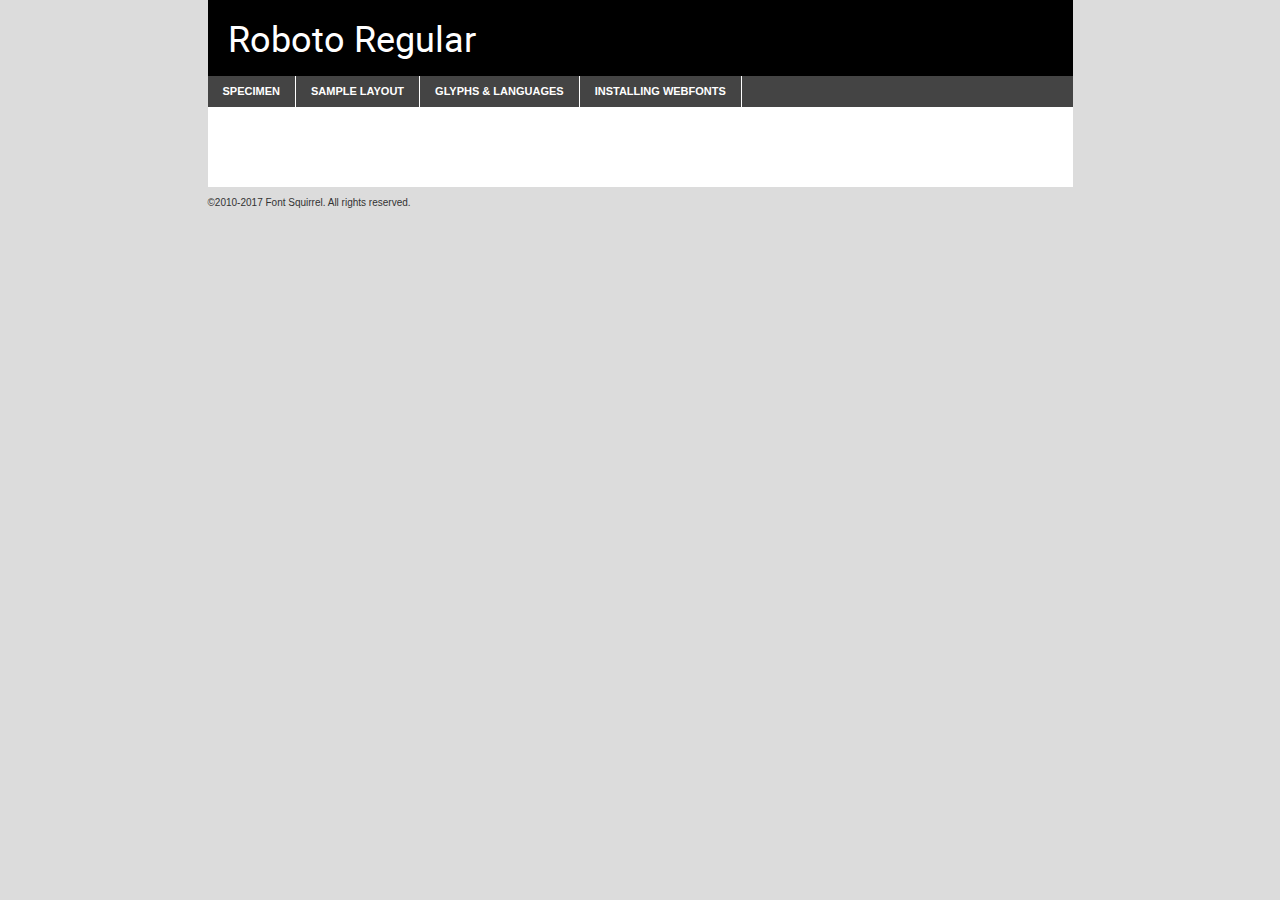
<file: fonts/roboto-regular-demo.html>
<!DOCTYPE html PUBLIC "-//W3C//DTD XHTML 1.0 Transitional//EN"
	"http://www.w3.org/TR/xhtml1/DTD/xhtml1-transitional.dtd">

<html xmlns="http://www.w3.org/1999/xhtml" xml:lang="en" lang="en">
<head>
	<meta http-equiv="Content-Type" content="text/html; charset=utf-8" />
	<script src="http://ajax.googleapis.com/ajax/libs/jquery/1.7.2/jquery.min.js" type="text/javascript" charset="utf-8"></script>
	<script type="text/javascript">
	(function($){$.fn.easyTabs=function(option){var param=jQuery.extend({fadeSpeed:"fast",defaultContent:1,activeClass:'active'},option);$(this).each(function(){var thisId="#"+this.id;if(param.defaultContent==''){param.defaultContent=1;}
	if(typeof param.defaultContent=="number")
	{var defaultTab=$(thisId+" .tabs li:eq("+(param.defaultContent-1)+") a").attr('href').substr(1);}else{var defaultTab=param.defaultContent;}
	$(thisId+" .tabs li a").each(function(){var tabToHide=$(this).attr('href').substr(1);$("#"+tabToHide).addClass('easytabs-tab-content');});hideAll();changeContent(defaultTab);function hideAll(){$(thisId+" .easytabs-tab-content").hide();}
	function changeContent(tabId){hideAll();$(thisId+" .tabs li").removeClass(param.activeClass);$(thisId+" .tabs li a[href=#"+tabId+"]").closest('li').addClass(param.activeClass);if(param.fadeSpeed!="none")
	{$(thisId+" #"+tabId).fadeIn(param.fadeSpeed);}else{$(thisId+" #"+tabId).show();}}
	$(thisId+" .tabs li").click(function(){var tabId=$(this).find('a').attr('href').substr(1);changeContent(tabId);return false;});});}})(jQuery);
	</script>
	<link rel="stylesheet" href="specimen_files/specimen_stylesheet.css" type="text/css" charset="utf-8" />
	<link rel="stylesheet" href="stylesheet.css" type="text/css" charset="utf-8" />

	<style type="text/css">
					body{
				font-family: 'robotoregular';
							}
		</style>

	<title>Roboto Regular Specimen</title>
	
	
	<script type="text/javascript" charset="utf-8">
		$(document).ready(function() {
			$('#container').easyTabs({defaultContent:1});
		});
	</script>
</head>

<body>
<div id="container">
	<div id="header">
		Roboto Regular	</div>
	<ul class="tabs">
		<li><a href="#specimen">Specimen</a></li>
		<li><a href="#layout">Sample Layout</a></li>
				<li><a href="#glyphs">Glyphs &amp; Languages</a></li>
		<li><a href="#installing">Installing Webfonts</a></li>
		
	</ul>
	
	<div id="main_content">

		
			<div id="specimen">
		
				<div class="section">
					<div class="grid12 firstcol">
						<div class="huge">AaBb</div>
					</div>
				</div>
		
				<div class="section">
					<div class="glyph_range">A&#x200B;B&#x200b;C&#x200b;D&#x200b;E&#x200b;F&#x200b;G&#x200b;H&#x200b;I&#x200b;J&#x200b;K&#x200b;L&#x200b;M&#x200b;N&#x200b;O&#x200b;P&#x200b;Q&#x200b;R&#x200b;S&#x200b;T&#x200b;U&#x200b;V&#x200b;W&#x200b;X&#x200b;Y&#x200b;Z&#x200b;a&#x200b;b&#x200b;c&#x200b;d&#x200b;e&#x200b;f&#x200b;g&#x200b;h&#x200b;i&#x200b;j&#x200b;k&#x200b;l&#x200b;m&#x200b;n&#x200b;o&#x200b;p&#x200b;q&#x200b;r&#x200b;s&#x200b;t&#x200b;u&#x200b;v&#x200b;w&#x200b;x&#x200b;y&#x200b;z&#x200b;1&#x200b;2&#x200b;3&#x200b;4&#x200b;5&#x200b;6&#x200b;7&#x200b;8&#x200b;9&#x200b;0&#x200b;&amp;&#x200b;.&#x200b;,&#x200b;?&#x200b;!&#x200b;&#64;&#x200b;(&#x200b;)&#x200b;#&#x200b;$&#x200b;%&#x200b;*&#x200b;+&#x200b;-&#x200b;=&#x200b;:&#x200b;;</div>
				</div>
				<div class="section">
					<div class="grid12 firstcol">
						<table class="sample_table">
							<tr><td>10</td><td class="size10">abcdefghijklmnopqrstuvwxyzABCDEFGHIJKLMNOPQRSTUVWXYZ0123456789abcdefghijklmnopqrstuvwxyzABCDEFGHIJKLMNOPQRSTUVWXYZ0123456789abcdefghijklmnopqrstuvwxyzABCDEFGHIJKLMNOPQRSTUVWXYZ</td></tr>
							<tr><td>11</td><td class="size11">abcdefghijklmnopqrstuvwxyzABCDEFGHIJKLMNOPQRSTUVWXYZ0123456789abcdefghijklmnopqrstuvwxyzABCDEFGHIJKLMNOPQRSTUVWXYZ0123456789abcdefghijklmnopqrstuvwxyzABCDEFGHIJKLMNOPQRSTUVWXYZ</td></tr>
							<tr><td>12</td><td class="size12">abcdefghijklmnopqrstuvwxyzABCDEFGHIJKLMNOPQRSTUVWXYZ0123456789abcdefghijklmnopqrstuvwxyzABCDEFGHIJKLMNOPQRSTUVWXYZ0123456789abcdefghijklmnopqrstuvwxyzABCDEFGHIJKLMNOPQRSTUVWXYZ</td></tr>
							<tr><td>13</td><td class="size13">abcdefghijklmnopqrstuvwxyzABCDEFGHIJKLMNOPQRSTUVWXYZ0123456789abcdefghijklmnopqrstuvwxyzABCDEFGHIJKLMNOPQRSTUVWXYZ0123456789abcdefghijklmnopqrstuvwxyzABCDEFGHIJKLMNOPQRSTUVWXYZ</td></tr>
							<tr><td>14</td><td class="size14">abcdefghijklmnopqrstuvwxyzABCDEFGHIJKLMNOPQRSTUVWXYZ0123456789abcdefghijklmnopqrstuvwxyzABCDEFGHIJKLMNOPQRSTUVWXYZ0123456789abcdefghijklmnopqrstuvwxyzABCDEFGHIJKLMNOPQRSTUVWXYZ</td></tr>
							<tr><td>16</td><td class="size16">abcdefghijklmnopqrstuvwxyzABCDEFGHIJKLMNOPQRSTUVWXYZ0123456789abcdefghijklmnopqrstuvwxyzABCDEFGHIJKLMNOPQRSTUVWXYZ</td></tr>
							<tr><td>18</td><td class="size18">abcdefghijklmnopqrstuvwxyzABCDEFGHIJKLMNOPQRSTUVWXYZ0123456789abcdefghijklmnopqrstuvwxyzABCDEFGHIJKLMNOPQRSTUVWXYZ</td></tr>
							<tr><td>20</td><td class="size20">abcdefghijklmnopqrstuvwxyzABCDEFGHIJKLMNOPQRSTUVWXYZ0123456789abcdefghijklmnopqrstuvwxyzABCDEFGHIJKLMNOPQRSTUVWXYZ</td></tr>
							<tr><td>24</td><td class="size24">abcdefghijklmnopqrstuvwxyzABCDEFGHIJKLMNOPQRSTUVWXYZ0123456789abcdefghijklmnopqrstuvwxyzABCDEFGHIJKLMNOPQRSTUVWXYZ</td></tr>
							<tr><td>30</td><td class="size30">abcdefghijklmnopqrstuvwxyzABCDEFGHIJKLMNOPQRSTUVWXYZ0123456789abcdefghijklmnopqrstuvwxyzABCDEFGHIJKLMNOPQRSTUVWXYZ</td></tr>
							<tr><td>36</td><td class="size36">abcdefghijklmnopqrstuvwxyzABCDEFGHIJKLMNOPQRSTUVWXYZ0123456789abcdefghijklmnopqrstuvwxyzABCDEFGHIJKLMNOPQRSTUVWXYZ</td></tr>
							<tr><td>48</td><td class="size48">abcdefghijklmnopqrstuvwxyzABCDEFGHIJKLMNOPQRSTUVWXYZ0123456789abcdefghijklmnopqrstuvwxyzABCDEFGHIJKLMNOPQRSTUVWXYZ</td></tr>
							<tr><td>60</td><td class="size60">abcdefghijklmnopqrstuvwxyzABCDEFGHIJKLMNOPQRSTUVWXYZ0123456789abcdefghijklmnopqrstuvwxyzABCDEFGHIJKLMNOPQRSTUVWXYZ</td></tr>
							<tr><td>72</td><td class="size72">abcdefghijklmnopqrstuvwxyzABCDEFGHIJKLMNOPQRSTUVWXYZ0123456789abcdefghijklmnopqrstuvwxyzABCDEFGHIJKLMNOPQRSTUVWXYZ</td></tr>
							<tr><td>90</td><td class="size90">abcdefghijklmnopqrstuvwxyzABCDEFGHIJKLMNOPQRSTUVWXYZ0123456789abcdefghijklmnopqrstuvwxyzABCDEFGHIJKLMNOPQRSTUVWXYZ</td></tr>
						</table>
				
					</div>
			
				</div>
		
		
		
								<div class="section" id="bodycomparison">


										<div id="xheight">
				<div class="fontbody">&#x25FC;&#x25FC;&#x25FC;&#x25FC;&#x25FC;&#x25FC;&#x25FC;&#x25FC;&#x25FC;&#x25FC;&#x25FC;&#x25FC;&#x25FC;&#x25FC;&#x25FC;&#x25FC;&#x25FC;&#x25FC;&#x25FC;&#x25FC;&#x25FC;&#x25FC;&#x25FC;&#x25FC;&#x25FC;&#x25FC;&#x25FC;&#x25FC;&#x25FC;&#x25FC;&#x25FC;&#x25FC;&#x25FC;&#x25FC;&#x25FC;&#x25FC;&#x25FC;&#x25FC;&#x25FC;&#x25FC;&#x25FC;&#x25FC;&#x25FC;&#x25FC;&#x25FC;&#x25FC;&#x25FC;&#x25FC;&#x25FC;&#x25FC;&#x25FC;&#x25FC;&#x25FC;&#x25FC;&#x25FC;&#x25FC;&#x25FC;&#x25FC;&#x25FC;&#x25FC;&#x25FC;&#x25FC;&#x25FC;&#x25FC;&#x25FC;&#x25FC;&#x25FC;&#x25FC;&#x25FC;&#x25FC;&#x25FC;&#x25FC;&#x25FC;&#x25FC;&#x25FC;&#x25FC;&#x25FC;&#x25FC;&#x25FC;&#x25FC;&#x25FC;&#x25FC;&#x25FC;&#x25FC;&#x25FC;&#x25FC;&#x25FC;&#x25FC;&#x25FC;&#x25FC;&#x25FC;&#x25FC;&#x25FC;&#x25FC;&#x25FC;&#x25FC;&#x25FC;&#x25FC;&#x25FC;body</div><div class="arialbody">body</div><div class="verdanabody">body</div><div class="georgiabody">body</div></div>
										<div class="fontbody" style="z-index:1">
											body<span>Roboto Regular</span>
										</div>
										<div class="arialbody" style="z-index:1">
											body<span>Arial</span>
										</div>
										<div class="verdanabody" style="z-index:1">
											body<span>Verdana</span>
										</div>
										<div class="georgiabody" style="z-index:1">
											body<span>Georgia</span>
										</div>



								</div>
		
		
				<div class="section psample psample_row1" id="">
					
					<div class="grid2 firstcol">
						<p class="size10"><span>10.</span>Aenean lacinia bibendum nulla sed consectetur. Fusce dapibus, tellus ac cursus commodo, tortor mauris condimentum nibh, ut fermentum massa justo sit amet risus. Nullam id dolor id nibh ultricies vehicula ut id elit. Cum sociis natoque penatibus et magnis dis parturient montes, nascetur ridiculus mus. Nulla vitae elit libero, a pharetra augue.</p>
			
					</div>
					<div class="grid3">
						<p class="size11"><span>11.</span>Aenean lacinia bibendum nulla sed consectetur. Fusce dapibus, tellus ac cursus commodo, tortor mauris condimentum nibh, ut fermentum massa justo sit amet risus. Nullam id dolor id nibh ultricies vehicula ut id elit. Cum sociis natoque penatibus et magnis dis parturient montes, nascetur ridiculus mus. Nulla vitae elit libero, a pharetra augue.</p>
			
					</div>
					<div class="grid3">
						<p class="size12"><span>12.</span>Aenean lacinia bibendum nulla sed consectetur. Fusce dapibus, tellus ac cursus commodo, tortor mauris condimentum nibh, ut fermentum massa justo sit amet risus. Nullam id dolor id nibh ultricies vehicula ut id elit. Cum sociis natoque penatibus et magnis dis parturient montes, nascetur ridiculus mus. Nulla vitae elit libero, a pharetra augue.</p>
			
					</div>
					<div class="grid4">
						<p class="size13"><span>13.</span>Aenean lacinia bibendum nulla sed consectetur. Fusce dapibus, tellus ac cursus commodo, tortor mauris condimentum nibh, ut fermentum massa justo sit amet risus. Nullam id dolor id nibh ultricies vehicula ut id elit. Cum sociis natoque penatibus et magnis dis parturient montes, nascetur ridiculus mus. Nulla vitae elit libero, a pharetra augue.</p>
			
					</div>
					<div class="white_blend"></div>
					
				</div>
				<div class="section psample psample_row2" id="">
					<div class="grid3 firstcol">
						<p class="size14"><span>14.</span>Aenean lacinia bibendum nulla sed consectetur. Fusce dapibus, tellus ac cursus commodo, tortor mauris condimentum nibh, ut fermentum massa justo sit amet risus. Nullam id dolor id nibh ultricies vehicula ut id elit. Cum sociis natoque penatibus et magnis dis parturient montes, nascetur ridiculus mus. Nulla vitae elit libero, a pharetra augue.</p>
			
					</div>
					<div class="grid4">
						<p class="size16"><span>16.</span>Aenean lacinia bibendum nulla sed consectetur. Fusce dapibus, tellus ac cursus commodo, tortor mauris condimentum nibh, ut fermentum massa justo sit amet risus. Nullam id dolor id nibh ultricies vehicula ut id elit. Cum sociis natoque penatibus et magnis dis parturient montes, nascetur ridiculus mus. Nulla vitae elit libero, a pharetra augue.</p>
			
					</div>
					<div class="grid5">
						<p class="size18"><span>18.</span>Aenean lacinia bibendum nulla sed consectetur. Fusce dapibus, tellus ac cursus commodo, tortor mauris condimentum nibh, ut fermentum massa justo sit amet risus. Nullam id dolor id nibh ultricies vehicula ut id elit. Cum sociis natoque penatibus et magnis dis parturient montes, nascetur ridiculus mus. Nulla vitae elit libero, a pharetra augue.</p>
			
					</div>

					<div class="white_blend"></div>

				</div>
				
				<div class="section psample psample_row3" id="">
					<div class="grid5 firstcol">
						<p class="size20"><span>20.</span>Aenean lacinia bibendum nulla sed consectetur. Fusce dapibus, tellus ac cursus commodo, tortor mauris condimentum nibh, ut fermentum massa justo sit amet risus. Nullam id dolor id nibh ultricies vehicula ut id elit. Cum sociis natoque penatibus et magnis dis parturient montes, nascetur ridiculus mus. Nulla vitae elit libero, a pharetra augue.</p>
					</div>
					<div class="grid7">
						<p class="size24"><span>24.</span>Aenean lacinia bibendum nulla sed consectetur. Fusce dapibus, tellus ac cursus commodo, tortor mauris condimentum nibh, ut fermentum massa justo sit amet risus. Nullam id dolor id nibh ultricies vehicula ut id elit. Cum sociis natoque penatibus et magnis dis parturient montes, nascetur ridiculus mus. Nulla vitae elit libero, a pharetra augue.</p>
					</div>
					
					<div class="white_blend"></div>
					
				</div>
				
				<div class="section psample psample_row4" id="">
					<div class="grid12 firstcol">
						<p class="size30"><span>30.</span>Aenean lacinia bibendum nulla sed consectetur. Fusce dapibus, tellus ac cursus commodo, tortor mauris condimentum nibh, ut fermentum massa justo sit amet risus. Nullam id dolor id nibh ultricies vehicula ut id elit. Cum sociis natoque penatibus et magnis dis parturient montes, nascetur ridiculus mus. Nulla vitae elit libero, a pharetra augue.</p>
					</div>
					<div class="white_blend"></div>
					
				</div>
				
				
				
				<div class="section psample psample_row1 fullreverse">
					<div class="grid2 firstcol">
						<p class="size10"><span>10.</span>Aenean lacinia bibendum nulla sed consectetur. Fusce dapibus, tellus ac cursus commodo, tortor mauris condimentum nibh, ut fermentum massa justo sit amet risus. Nullam id dolor id nibh ultricies vehicula ut id elit. Cum sociis natoque penatibus et magnis dis parturient montes, nascetur ridiculus mus. Nulla vitae elit libero, a pharetra augue.</p>
			
					</div>
					<div class="grid3">
						<p class="size11"><span>11.</span>Aenean lacinia bibendum nulla sed consectetur. Fusce dapibus, tellus ac cursus commodo, tortor mauris condimentum nibh, ut fermentum massa justo sit amet risus. Nullam id dolor id nibh ultricies vehicula ut id elit. Cum sociis natoque penatibus et magnis dis parturient montes, nascetur ridiculus mus. Nulla vitae elit libero, a pharetra augue.</p>
			
					</div>
					<div class="grid3">
						<p class="size12"><span>12.</span>Aenean lacinia bibendum nulla sed consectetur. Fusce dapibus, tellus ac cursus commodo, tortor mauris condimentum nibh, ut fermentum massa justo sit amet risus. Nullam id dolor id nibh ultricies vehicula ut id elit. Cum sociis natoque penatibus et magnis dis parturient montes, nascetur ridiculus mus. Nulla vitae elit libero, a pharetra augue.</p>
			
					</div>
					<div class="grid4">
						<p class="size13"><span>13.</span>Aenean lacinia bibendum nulla sed consectetur. Fusce dapibus, tellus ac cursus commodo, tortor mauris condimentum nibh, ut fermentum massa justo sit amet risus. Nullam id dolor id nibh ultricies vehicula ut id elit. Cum sociis natoque penatibus et magnis dis parturient montes, nascetur ridiculus mus. Nulla vitae elit libero, a pharetra augue.</p>
			
					</div>
					<div class="black_blend"></div>
					
				</div>
				
				<div class="section psample psample_row2 fullreverse">
					<div class="grid3 firstcol">
						<p class="size14"><span>14.</span>Aenean lacinia bibendum nulla sed consectetur. Fusce dapibus, tellus ac cursus commodo, tortor mauris condimentum nibh, ut fermentum massa justo sit amet risus. Nullam id dolor id nibh ultricies vehicula ut id elit. Cum sociis natoque penatibus et magnis dis parturient montes, nascetur ridiculus mus. Nulla vitae elit libero, a pharetra augue.</p>
			
					</div>
					<div class="grid4">
						<p class="size16"><span>16.</span>Aenean lacinia bibendum nulla sed consectetur. Fusce dapibus, tellus ac cursus commodo, tortor mauris condimentum nibh, ut fermentum massa justo sit amet risus. Nullam id dolor id nibh ultricies vehicula ut id elit. Cum sociis natoque penatibus et magnis dis parturient montes, nascetur ridiculus mus. Nulla vitae elit libero, a pharetra augue.</p>
			
					</div>
					<div class="grid5">
						<p class="size18"><span>18.</span>Aenean lacinia bibendum nulla sed consectetur. Fusce dapibus, tellus ac cursus commodo, tortor mauris condimentum nibh, ut fermentum massa justo sit amet risus. Nullam id dolor id nibh ultricies vehicula ut id elit. Cum sociis natoque penatibus et magnis dis parturient montes, nascetur ridiculus mus. Nulla vitae elit libero, a pharetra augue.</p>
			
					</div>
					<div class="black_blend"></div>

				</div>
				
				<div class="section psample fullreverse psample_row3" id="">
					<div class="grid5 firstcol">
						<p class="size20"><span>20.</span>Aenean lacinia bibendum nulla sed consectetur. Fusce dapibus, tellus ac cursus commodo, tortor mauris condimentum nibh, ut fermentum massa justo sit amet risus. Nullam id dolor id nibh ultricies vehicula ut id elit. Cum sociis natoque penatibus et magnis dis parturient montes, nascetur ridiculus mus. Nulla vitae elit libero, a pharetra augue.</p>
					</div>
					<div class="grid7">
						<p class="size24"><span>24.</span>Aenean lacinia bibendum nulla sed consectetur. Fusce dapibus, tellus ac cursus commodo, tortor mauris condimentum nibh, ut fermentum massa justo sit amet risus. Nullam id dolor id nibh ultricies vehicula ut id elit. Cum sociis natoque penatibus et magnis dis parturient montes, nascetur ridiculus mus. Nulla vitae elit libero, a pharetra augue.</p>
					</div>
					
					<div class="black_blend"></div>
					
				</div>
				
				<div class="section psample fullreverse psample_row4" id="" style="border-bottom: 20px #000 solid;">
					<div class="grid12 firstcol">
						<p class="size30"><span>30.</span>Aenean lacinia bibendum nulla sed consectetur. Fusce dapibus, tellus ac cursus commodo, tortor mauris condimentum nibh, ut fermentum massa justo sit amet risus. Nullam id dolor id nibh ultricies vehicula ut id elit. Cum sociis natoque penatibus et magnis dis parturient montes, nascetur ridiculus mus. Nulla vitae elit libero, a pharetra augue.</p>
					</div>
					<div class="black_blend"></div>
					
				</div>
				
				
				
				
			</div>
			
			<div id="layout">
				
				<div class="section">
					
					<div class="grid12 firstcol">
						<h1>Lorem Ipsum Dolor</h1>
						<h2>Etiam porta sem malesuada magna mollis euismod</h2>
						
						<p class="byline">By <a href="#link">Aenean Lacinia</a></p>
					</div>
				</div>
				<div class="section">
					<div class="grid8 firstcol">
						<p class="large">Donec sed odio dui. Morbi leo risus, porta ac consectetur ac, vestibulum at eros. Fusce dapibus, tellus ac cursus commodo, tortor mauris condimentum nibh, ut fermentum massa justo sit amet risus. </p>

						
						<h3>Pellentesque ornare sem</h3>

						<p>Maecenas sed diam eget risus varius blandit sit amet non magna. Maecenas faucibus mollis interdum. Donec ullamcorper nulla non metus auctor fringilla. Nullam id dolor id nibh ultricies vehicula ut id elit. Nullam id dolor id nibh ultricies vehicula ut id elit. </p>

						<p>Aenean eu leo quam. Pellentesque ornare sem lacinia quam venenatis vestibulum. Lorem ipsum dolor sit amet, consectetur adipiscing elit. Cum sociis natoque penatibus et magnis dis parturient montes, nascetur ridiculus mus. </p>

						<p>Nulla vitae elit libero, a pharetra augue. Praesent commodo cursus magna, vel scelerisque nisl consectetur et. Aenean lacinia bibendum nulla sed consectetur. </p>

						<p>Nullam quis risus eget urna mollis ornare vel eu leo. Nullam quis risus eget urna mollis ornare vel eu leo. Maecenas sed diam eget risus varius blandit sit amet non magna. Donec ullamcorper nulla non metus auctor fringilla. </p>

						<h3>Cras mattis consectetur</h3>

						<p>Aenean eu leo quam. Pellentesque ornare sem lacinia quam venenatis vestibulum. Aenean lacinia bibendum nulla sed consectetur. Integer posuere erat a ante venenatis dapibus posuere velit aliquet. Cras mattis consectetur purus sit amet fermentum. </p>

						<p>Nullam id dolor id nibh ultricies vehicula ut id elit. Nullam quis risus eget urna mollis ornare vel eu leo. Cras mattis consectetur purus sit amet fermentum.</p>
					</div>
					
					<div class="grid4 sidebar">
						
						<div class="box reverse">
							<p class="last">Nullam quis risus eget urna mollis ornare vel eu leo. Donec ullamcorper nulla non metus auctor fringilla. Cras mattis consectetur purus sit amet fermentum. Sed posuere consectetur est at lobortis. Lorem ipsum dolor sit amet, consectetur adipiscing elit. </p>
						</div>
						
						<p class="caption">Maecenas sed diam eget risus varius.</p>

						<p>Vestibulum id ligula porta felis euismod semper. Integer posuere erat a ante venenatis dapibus posuere velit aliquet. Vestibulum id ligula porta felis euismod semper. Sed posuere consectetur est at lobortis. Maecenas sed diam eget risus varius blandit sit amet non magna. Fusce dapibus, tellus ac cursus commodo, tortor mauris condimentum nibh, ut fermentum massa justo sit amet risus. </p>

					

						<p>Duis mollis, est non commodo luctus, nisi erat porttitor ligula, eget lacinia odio sem nec elit. Aenean lacinia bibendum nulla sed consectetur. Vivamus sagittis lacus vel augue laoreet rutrum faucibus dolor auctor. Aenean lacinia bibendum nulla sed consectetur. Nullam quis risus eget urna mollis ornare vel eu leo. </p>

						<p>Praesent commodo cursus magna, vel scelerisque nisl consectetur et. Donec ullamcorper nulla non metus auctor fringilla. Maecenas faucibus mollis interdum. Fusce dapibus, tellus ac cursus commodo, tortor mauris condimentum nibh, ut fermentum massa justo sit amet risus. </p>

					</div>
				</div>
				
			</div>


			



		<div id="glyphs">
			<div class="section">
				<div class="grid12 firstcol">
			
				<h1>Language Support</h1>
				<p>The subset of Roboto Regular in this kit supports the following languages:<br />
			
					Cyrillic, English, Arrernte, Bislama, Cebuano, Fijian, Gilbertese, Hmong, Ibanag, Iloko_ilokano, Interglossa_glosa, Interlingua, Lojban, Norfolk_pitcairnese, Oromo, Rotokas, Seychelles_creole, Shona, Somali, Southern_ndebele, Swahili, Swati_swazi, Tok_pisin, Turkmen_cyrillic, Uyghur_cyrillic, Votic_cyrillic, Warlpiri, Xhosa, Zulu, Latinbasic, Ubasic, Demo, Moldovan				</p>
				<h1>Glyph Chart</h1>
				<p>The subset of Roboto Regular in this kit includes all the glyphs listed below. Unicode entities are included above each glyph to help you insert individual characters into your layout.</p>
				<div id="glyph_chart">
			
																														 <div><p>&amp;#2;</p>&#2;</div>
																				 <div><p>&amp;#13;</p>&#13;</div>
																				 <div><p>&amp;#32;</p>&#32;</div>
																				 <div><p>&amp;#33;</p>&#33;</div>
																				 <div><p>&amp;#34;</p>&#34;</div>
																				 <div><p>&amp;#35;</p>&#35;</div>
																				 <div><p>&amp;#36;</p>&#36;</div>
																				 <div><p>&amp;#37;</p>&#37;</div>
																				 <div><p>&amp;#38;</p>&#38;</div>
																				 <div><p>&amp;#39;</p>&#39;</div>
																				 <div><p>&amp;#40;</p>&#40;</div>
																				 <div><p>&amp;#41;</p>&#41;</div>
																				 <div><p>&amp;#42;</p>&#42;</div>
																				 <div><p>&amp;#43;</p>&#43;</div>
																				 <div><p>&amp;#44;</p>&#44;</div>
																				 <div><p>&amp;#45;</p>&#45;</div>
																				 <div><p>&amp;#46;</p>&#46;</div>
																				 <div><p>&amp;#47;</p>&#47;</div>
																				 <div><p>&amp;#48;</p>&#48;</div>
																				 <div><p>&amp;#49;</p>&#49;</div>
																				 <div><p>&amp;#50;</p>&#50;</div>
																				 <div><p>&amp;#51;</p>&#51;</div>
																				 <div><p>&amp;#52;</p>&#52;</div>
																				 <div><p>&amp;#53;</p>&#53;</div>
																				 <div><p>&amp;#54;</p>&#54;</div>
																				 <div><p>&amp;#55;</p>&#55;</div>
																				 <div><p>&amp;#56;</p>&#56;</div>
																				 <div><p>&amp;#57;</p>&#57;</div>
																				 <div><p>&amp;#58;</p>&#58;</div>
																				 <div><p>&amp;#59;</p>&#59;</div>
																				 <div><p>&amp;#60;</p>&#60;</div>
																				 <div><p>&amp;#61;</p>&#61;</div>
																				 <div><p>&amp;#62;</p>&#62;</div>
																				 <div><p>&amp;#63;</p>&#63;</div>
																				 <div><p>&amp;#64;</p>&#64;</div>
																				 <div><p>&amp;#65;</p>&#65;</div>
																				 <div><p>&amp;#66;</p>&#66;</div>
																				 <div><p>&amp;#67;</p>&#67;</div>
																				 <div><p>&amp;#68;</p>&#68;</div>
																				 <div><p>&amp;#69;</p>&#69;</div>
																				 <div><p>&amp;#70;</p>&#70;</div>
																				 <div><p>&amp;#71;</p>&#71;</div>
																				 <div><p>&amp;#72;</p>&#72;</div>
																				 <div><p>&amp;#73;</p>&#73;</div>
																				 <div><p>&amp;#74;</p>&#74;</div>
																				 <div><p>&amp;#75;</p>&#75;</div>
																				 <div><p>&amp;#76;</p>&#76;</div>
																				 <div><p>&amp;#77;</p>&#77;</div>
																				 <div><p>&amp;#78;</p>&#78;</div>
																				 <div><p>&amp;#79;</p>&#79;</div>
																				 <div><p>&amp;#80;</p>&#80;</div>
																				 <div><p>&amp;#81;</p>&#81;</div>
																				 <div><p>&amp;#82;</p>&#82;</div>
																				 <div><p>&amp;#83;</p>&#83;</div>
																				 <div><p>&amp;#84;</p>&#84;</div>
																				 <div><p>&amp;#85;</p>&#85;</div>
																				 <div><p>&amp;#86;</p>&#86;</div>
																				 <div><p>&amp;#87;</p>&#87;</div>
																				 <div><p>&amp;#88;</p>&#88;</div>
																				 <div><p>&amp;#89;</p>&#89;</div>
																				 <div><p>&amp;#90;</p>&#90;</div>
																				 <div><p>&amp;#91;</p>&#91;</div>
																				 <div><p>&amp;#92;</p>&#92;</div>
																				 <div><p>&amp;#93;</p>&#93;</div>
																				 <div><p>&amp;#94;</p>&#94;</div>
																				 <div><p>&amp;#95;</p>&#95;</div>
																				 <div><p>&amp;#96;</p>&#96;</div>
																				 <div><p>&amp;#97;</p>&#97;</div>
																				 <div><p>&amp;#98;</p>&#98;</div>
																				 <div><p>&amp;#99;</p>&#99;</div>
																				 <div><p>&amp;#100;</p>&#100;</div>
																				 <div><p>&amp;#101;</p>&#101;</div>
																				 <div><p>&amp;#102;</p>&#102;</div>
																				 <div><p>&amp;#103;</p>&#103;</div>
																				 <div><p>&amp;#104;</p>&#104;</div>
																				 <div><p>&amp;#105;</p>&#105;</div>
																				 <div><p>&amp;#106;</p>&#106;</div>
																				 <div><p>&amp;#107;</p>&#107;</div>
																				 <div><p>&amp;#108;</p>&#108;</div>
																				 <div><p>&amp;#109;</p>&#109;</div>
																				 <div><p>&amp;#110;</p>&#110;</div>
																				 <div><p>&amp;#111;</p>&#111;</div>
																				 <div><p>&amp;#112;</p>&#112;</div>
																				 <div><p>&amp;#113;</p>&#113;</div>
																				 <div><p>&amp;#114;</p>&#114;</div>
																				 <div><p>&amp;#115;</p>&#115;</div>
																				 <div><p>&amp;#116;</p>&#116;</div>
																				 <div><p>&amp;#117;</p>&#117;</div>
																				 <div><p>&amp;#118;</p>&#118;</div>
																				 <div><p>&amp;#119;</p>&#119;</div>
																				 <div><p>&amp;#120;</p>&#120;</div>
																				 <div><p>&amp;#121;</p>&#121;</div>
																				 <div><p>&amp;#122;</p>&#122;</div>
																				 <div><p>&amp;#123;</p>&#123;</div>
																				 <div><p>&amp;#124;</p>&#124;</div>
																				 <div><p>&amp;#125;</p>&#125;</div>
																				 <div><p>&amp;#126;</p>&#126;</div>
																				 <div><p>&amp;#160;</p>&#160;</div>
																				 <div><p>&amp;#162;</p>&#162;</div>
																				 <div><p>&amp;#163;</p>&#163;</div>
																				 <div><p>&amp;#165;</p>&#165;</div>
																				 <div><p>&amp;#168;</p>&#168;</div>
																				 <div><p>&amp;#169;</p>&#169;</div>
																				 <div><p>&amp;#171;</p>&#171;</div>
																				 <div><p>&amp;#173;</p>&#173;</div>
																				 <div><p>&amp;#174;</p>&#174;</div>
																				 <div><p>&amp;#180;</p>&#180;</div>
																				 <div><p>&amp;#184;</p>&#184;</div>
																				 <div><p>&amp;#187;</p>&#187;</div>
																				 <div><p>&amp;#710;</p>&#710;</div>
																				 <div><p>&amp;#730;</p>&#730;</div>
																				 <div><p>&amp;#732;</p>&#732;</div>
																				 <div><p>&amp;#1024;</p>&#1024;</div>
																				 <div><p>&amp;#1025;</p>&#1025;</div>
																				 <div><p>&amp;#1026;</p>&#1026;</div>
																				 <div><p>&amp;#1027;</p>&#1027;</div>
																				 <div><p>&amp;#1028;</p>&#1028;</div>
																				 <div><p>&amp;#1029;</p>&#1029;</div>
																				 <div><p>&amp;#1030;</p>&#1030;</div>
																				 <div><p>&amp;#1031;</p>&#1031;</div>
																				 <div><p>&amp;#1032;</p>&#1032;</div>
																				 <div><p>&amp;#1033;</p>&#1033;</div>
																				 <div><p>&amp;#1034;</p>&#1034;</div>
																				 <div><p>&amp;#1035;</p>&#1035;</div>
																				 <div><p>&amp;#1036;</p>&#1036;</div>
																				 <div><p>&amp;#1037;</p>&#1037;</div>
																				 <div><p>&amp;#1038;</p>&#1038;</div>
																				 <div><p>&amp;#1039;</p>&#1039;</div>
																				 <div><p>&amp;#1040;</p>&#1040;</div>
																				 <div><p>&amp;#1041;</p>&#1041;</div>
																				 <div><p>&amp;#1042;</p>&#1042;</div>
																				 <div><p>&amp;#1043;</p>&#1043;</div>
																				 <div><p>&amp;#1044;</p>&#1044;</div>
																				 <div><p>&amp;#1045;</p>&#1045;</div>
																				 <div><p>&amp;#1046;</p>&#1046;</div>
																				 <div><p>&amp;#1047;</p>&#1047;</div>
																				 <div><p>&amp;#1048;</p>&#1048;</div>
																				 <div><p>&amp;#1049;</p>&#1049;</div>
																				 <div><p>&amp;#1050;</p>&#1050;</div>
																				 <div><p>&amp;#1051;</p>&#1051;</div>
																				 <div><p>&amp;#1052;</p>&#1052;</div>
																				 <div><p>&amp;#1053;</p>&#1053;</div>
																				 <div><p>&amp;#1054;</p>&#1054;</div>
																				 <div><p>&amp;#1055;</p>&#1055;</div>
																				 <div><p>&amp;#1056;</p>&#1056;</div>
																				 <div><p>&amp;#1057;</p>&#1057;</div>
																				 <div><p>&amp;#1058;</p>&#1058;</div>
																				 <div><p>&amp;#1059;</p>&#1059;</div>
																				 <div><p>&amp;#1060;</p>&#1060;</div>
																				 <div><p>&amp;#1061;</p>&#1061;</div>
																				 <div><p>&amp;#1062;</p>&#1062;</div>
																				 <div><p>&amp;#1063;</p>&#1063;</div>
																				 <div><p>&amp;#1064;</p>&#1064;</div>
																				 <div><p>&amp;#1065;</p>&#1065;</div>
																				 <div><p>&amp;#1066;</p>&#1066;</div>
																				 <div><p>&amp;#1067;</p>&#1067;</div>
																				 <div><p>&amp;#1068;</p>&#1068;</div>
																				 <div><p>&amp;#1069;</p>&#1069;</div>
																				 <div><p>&amp;#1070;</p>&#1070;</div>
																				 <div><p>&amp;#1071;</p>&#1071;</div>
																				 <div><p>&amp;#1072;</p>&#1072;</div>
																				 <div><p>&amp;#1073;</p>&#1073;</div>
																				 <div><p>&amp;#1074;</p>&#1074;</div>
																				 <div><p>&amp;#1075;</p>&#1075;</div>
																				 <div><p>&amp;#1076;</p>&#1076;</div>
																				 <div><p>&amp;#1077;</p>&#1077;</div>
																				 <div><p>&amp;#1078;</p>&#1078;</div>
																				 <div><p>&amp;#1079;</p>&#1079;</div>
																				 <div><p>&amp;#1080;</p>&#1080;</div>
																				 <div><p>&amp;#1081;</p>&#1081;</div>
																				 <div><p>&amp;#1082;</p>&#1082;</div>
																				 <div><p>&amp;#1083;</p>&#1083;</div>
																				 <div><p>&amp;#1084;</p>&#1084;</div>
																				 <div><p>&amp;#1085;</p>&#1085;</div>
																				 <div><p>&amp;#1086;</p>&#1086;</div>
																				 <div><p>&amp;#1087;</p>&#1087;</div>
																				 <div><p>&amp;#1088;</p>&#1088;</div>
																				 <div><p>&amp;#1089;</p>&#1089;</div>
																				 <div><p>&amp;#1090;</p>&#1090;</div>
																				 <div><p>&amp;#1091;</p>&#1091;</div>
																				 <div><p>&amp;#1092;</p>&#1092;</div>
																				 <div><p>&amp;#1093;</p>&#1093;</div>
																				 <div><p>&amp;#1094;</p>&#1094;</div>
																				 <div><p>&amp;#1095;</p>&#1095;</div>
																				 <div><p>&amp;#1096;</p>&#1096;</div>
																				 <div><p>&amp;#1097;</p>&#1097;</div>
																				 <div><p>&amp;#1098;</p>&#1098;</div>
																				 <div><p>&amp;#1099;</p>&#1099;</div>
																				 <div><p>&amp;#1100;</p>&#1100;</div>
																				 <div><p>&amp;#1101;</p>&#1101;</div>
																				 <div><p>&amp;#1102;</p>&#1102;</div>
																				 <div><p>&amp;#1103;</p>&#1103;</div>
																				 <div><p>&amp;#1104;</p>&#1104;</div>
																				 <div><p>&amp;#1105;</p>&#1105;</div>
																				 <div><p>&amp;#1106;</p>&#1106;</div>
																				 <div><p>&amp;#1107;</p>&#1107;</div>
																				 <div><p>&amp;#1108;</p>&#1108;</div>
																				 <div><p>&amp;#1109;</p>&#1109;</div>
																				 <div><p>&amp;#1110;</p>&#1110;</div>
																				 <div><p>&amp;#1111;</p>&#1111;</div>
																				 <div><p>&amp;#1112;</p>&#1112;</div>
																				 <div><p>&amp;#1113;</p>&#1113;</div>
																				 <div><p>&amp;#1114;</p>&#1114;</div>
																				 <div><p>&amp;#1115;</p>&#1115;</div>
																				 <div><p>&amp;#1116;</p>&#1116;</div>
																				 <div><p>&amp;#1117;</p>&#1117;</div>
																				 <div><p>&amp;#1118;</p>&#1118;</div>
																				 <div><p>&amp;#1119;</p>&#1119;</div>
																				 <div><p>&amp;#1120;</p>&#1120;</div>
																				 <div><p>&amp;#1121;</p>&#1121;</div>
																				 <div><p>&amp;#1122;</p>&#1122;</div>
																				 <div><p>&amp;#1123;</p>&#1123;</div>
																				 <div><p>&amp;#1124;</p>&#1124;</div>
																				 <div><p>&amp;#1125;</p>&#1125;</div>
																				 <div><p>&amp;#1126;</p>&#1126;</div>
																				 <div><p>&amp;#1127;</p>&#1127;</div>
																				 <div><p>&amp;#1128;</p>&#1128;</div>
																				 <div><p>&amp;#1129;</p>&#1129;</div>
																				 <div><p>&amp;#1130;</p>&#1130;</div>
																				 <div><p>&amp;#1131;</p>&#1131;</div>
																				 <div><p>&amp;#1132;</p>&#1132;</div>
																				 <div><p>&amp;#1133;</p>&#1133;</div>
																				 <div><p>&amp;#1134;</p>&#1134;</div>
																				 <div><p>&amp;#1135;</p>&#1135;</div>
																				 <div><p>&amp;#1136;</p>&#1136;</div>
																				 <div><p>&amp;#1137;</p>&#1137;</div>
																				 <div><p>&amp;#1138;</p>&#1138;</div>
																				 <div><p>&amp;#1139;</p>&#1139;</div>
																				 <div><p>&amp;#1140;</p>&#1140;</div>
																				 <div><p>&amp;#1141;</p>&#1141;</div>
																				 <div><p>&amp;#1142;</p>&#1142;</div>
																				 <div><p>&amp;#1143;</p>&#1143;</div>
																				 <div><p>&amp;#1144;</p>&#1144;</div>
																				 <div><p>&amp;#1145;</p>&#1145;</div>
																				 <div><p>&amp;#1146;</p>&#1146;</div>
																				 <div><p>&amp;#1147;</p>&#1147;</div>
																				 <div><p>&amp;#1148;</p>&#1148;</div>
																				 <div><p>&amp;#1149;</p>&#1149;</div>
																				 <div><p>&amp;#1150;</p>&#1150;</div>
																				 <div><p>&amp;#1151;</p>&#1151;</div>
																				 <div><p>&amp;#1152;</p>&#1152;</div>
																				 <div><p>&amp;#1153;</p>&#1153;</div>
																				 <div><p>&amp;#1154;</p>&#1154;</div>
																				 <div><p>&amp;#1155;</p>&#1155;</div>
																				 <div><p>&amp;#1156;</p>&#1156;</div>
																				 <div><p>&amp;#1157;</p>&#1157;</div>
																				 <div><p>&amp;#1158;</p>&#1158;</div>
																				 <div><p>&amp;#1160;</p>&#1160;</div>
																				 <div><p>&amp;#1161;</p>&#1161;</div>
																				 <div><p>&amp;#1162;</p>&#1162;</div>
																				 <div><p>&amp;#1163;</p>&#1163;</div>
																				 <div><p>&amp;#1164;</p>&#1164;</div>
																				 <div><p>&amp;#1165;</p>&#1165;</div>
																				 <div><p>&amp;#1166;</p>&#1166;</div>
																				 <div><p>&amp;#1167;</p>&#1167;</div>
																				 <div><p>&amp;#1168;</p>&#1168;</div>
																				 <div><p>&amp;#1169;</p>&#1169;</div>
																				 <div><p>&amp;#1170;</p>&#1170;</div>
																				 <div><p>&amp;#1171;</p>&#1171;</div>
																				 <div><p>&amp;#1172;</p>&#1172;</div>
																				 <div><p>&amp;#1173;</p>&#1173;</div>
																				 <div><p>&amp;#1174;</p>&#1174;</div>
																				 <div><p>&amp;#1175;</p>&#1175;</div>
																				 <div><p>&amp;#1176;</p>&#1176;</div>
																				 <div><p>&amp;#1177;</p>&#1177;</div>
																				 <div><p>&amp;#1178;</p>&#1178;</div>
																				 <div><p>&amp;#1179;</p>&#1179;</div>
																				 <div><p>&amp;#1180;</p>&#1180;</div>
																				 <div><p>&amp;#1181;</p>&#1181;</div>
																				 <div><p>&amp;#1182;</p>&#1182;</div>
																				 <div><p>&amp;#1183;</p>&#1183;</div>
																				 <div><p>&amp;#1184;</p>&#1184;</div>
																				 <div><p>&amp;#1185;</p>&#1185;</div>
																				 <div><p>&amp;#1186;</p>&#1186;</div>
																				 <div><p>&amp;#1187;</p>&#1187;</div>
																				 <div><p>&amp;#1188;</p>&#1188;</div>
																				 <div><p>&amp;#1189;</p>&#1189;</div>
																				 <div><p>&amp;#1190;</p>&#1190;</div>
																				 <div><p>&amp;#1191;</p>&#1191;</div>
																				 <div><p>&amp;#1192;</p>&#1192;</div>
																				 <div><p>&amp;#1193;</p>&#1193;</div>
																				 <div><p>&amp;#1194;</p>&#1194;</div>
																				 <div><p>&amp;#1195;</p>&#1195;</div>
																				 <div><p>&amp;#1196;</p>&#1196;</div>
																				 <div><p>&amp;#1197;</p>&#1197;</div>
																				 <div><p>&amp;#1198;</p>&#1198;</div>
																				 <div><p>&amp;#1199;</p>&#1199;</div>
																				 <div><p>&amp;#1200;</p>&#1200;</div>
																				 <div><p>&amp;#1201;</p>&#1201;</div>
																				 <div><p>&amp;#1202;</p>&#1202;</div>
																				 <div><p>&amp;#1203;</p>&#1203;</div>
																				 <div><p>&amp;#1204;</p>&#1204;</div>
																				 <div><p>&amp;#1205;</p>&#1205;</div>
																				 <div><p>&amp;#1206;</p>&#1206;</div>
																				 <div><p>&amp;#1207;</p>&#1207;</div>
																				 <div><p>&amp;#1208;</p>&#1208;</div>
																				 <div><p>&amp;#1209;</p>&#1209;</div>
																				 <div><p>&amp;#1210;</p>&#1210;</div>
																				 <div><p>&amp;#1211;</p>&#1211;</div>
																				 <div><p>&amp;#1212;</p>&#1212;</div>
																				 <div><p>&amp;#1213;</p>&#1213;</div>
																				 <div><p>&amp;#1214;</p>&#1214;</div>
																				 <div><p>&amp;#1215;</p>&#1215;</div>
																				 <div><p>&amp;#1216;</p>&#1216;</div>
																				 <div><p>&amp;#1217;</p>&#1217;</div>
																				 <div><p>&amp;#1218;</p>&#1218;</div>
																				 <div><p>&amp;#1219;</p>&#1219;</div>
																				 <div><p>&amp;#1220;</p>&#1220;</div>
																				 <div><p>&amp;#1221;</p>&#1221;</div>
																				 <div><p>&amp;#1222;</p>&#1222;</div>
																				 <div><p>&amp;#1223;</p>&#1223;</div>
																				 <div><p>&amp;#1224;</p>&#1224;</div>
																				 <div><p>&amp;#1225;</p>&#1225;</div>
																				 <div><p>&amp;#1226;</p>&#1226;</div>
																				 <div><p>&amp;#1227;</p>&#1227;</div>
																				 <div><p>&amp;#1228;</p>&#1228;</div>
																				 <div><p>&amp;#1229;</p>&#1229;</div>
																				 <div><p>&amp;#1230;</p>&#1230;</div>
																				 <div><p>&amp;#1231;</p>&#1231;</div>
																				 <div><p>&amp;#1232;</p>&#1232;</div>
																				 <div><p>&amp;#1233;</p>&#1233;</div>
																				 <div><p>&amp;#1234;</p>&#1234;</div>
																				 <div><p>&amp;#1235;</p>&#1235;</div>
																				 <div><p>&amp;#1236;</p>&#1236;</div>
																				 <div><p>&amp;#1237;</p>&#1237;</div>
																				 <div><p>&amp;#1238;</p>&#1238;</div>
																				 <div><p>&amp;#1239;</p>&#1239;</div>
																				 <div><p>&amp;#1240;</p>&#1240;</div>
																				 <div><p>&amp;#1241;</p>&#1241;</div>
																				 <div><p>&amp;#1242;</p>&#1242;</div>
																				 <div><p>&amp;#1243;</p>&#1243;</div>
																				 <div><p>&amp;#1244;</p>&#1244;</div>
																				 <div><p>&amp;#1245;</p>&#1245;</div>
																				 <div><p>&amp;#1246;</p>&#1246;</div>
																				 <div><p>&amp;#1247;</p>&#1247;</div>
																				 <div><p>&amp;#1248;</p>&#1248;</div>
																				 <div><p>&amp;#1249;</p>&#1249;</div>
																				 <div><p>&amp;#1250;</p>&#1250;</div>
																				 <div><p>&amp;#1251;</p>&#1251;</div>
																				 <div><p>&amp;#1252;</p>&#1252;</div>
																				 <div><p>&amp;#1253;</p>&#1253;</div>
																				 <div><p>&amp;#1254;</p>&#1254;</div>
																				 <div><p>&amp;#1255;</p>&#1255;</div>
																				 <div><p>&amp;#1256;</p>&#1256;</div>
																				 <div><p>&amp;#1257;</p>&#1257;</div>
																				 <div><p>&amp;#1258;</p>&#1258;</div>
																				 <div><p>&amp;#1259;</p>&#1259;</div>
																				 <div><p>&amp;#1260;</p>&#1260;</div>
																				 <div><p>&amp;#1261;</p>&#1261;</div>
																				 <div><p>&amp;#1262;</p>&#1262;</div>
																				 <div><p>&amp;#1263;</p>&#1263;</div>
																				 <div><p>&amp;#1264;</p>&#1264;</div>
																				 <div><p>&amp;#1265;</p>&#1265;</div>
																				 <div><p>&amp;#1266;</p>&#1266;</div>
																				 <div><p>&amp;#1267;</p>&#1267;</div>
																				 <div><p>&amp;#1268;</p>&#1268;</div>
																				 <div><p>&amp;#1269;</p>&#1269;</div>
																				 <div><p>&amp;#1270;</p>&#1270;</div>
																				 <div><p>&amp;#1271;</p>&#1271;</div>
																				 <div><p>&amp;#1272;</p>&#1272;</div>
																				 <div><p>&amp;#1273;</p>&#1273;</div>
																				 <div><p>&amp;#1274;</p>&#1274;</div>
																				 <div><p>&amp;#1275;</p>&#1275;</div>
																				 <div><p>&amp;#1276;</p>&#1276;</div>
																				 <div><p>&amp;#1277;</p>&#1277;</div>
																				 <div><p>&amp;#1278;</p>&#1278;</div>
																				 <div><p>&amp;#1279;</p>&#1279;</div>
																				 <div><p>&amp;#8192;</p>&#8192;</div>
																				 <div><p>&amp;#8193;</p>&#8193;</div>
																				 <div><p>&amp;#8194;</p>&#8194;</div>
																				 <div><p>&amp;#8195;</p>&#8195;</div>
																				 <div><p>&amp;#8196;</p>&#8196;</div>
																				 <div><p>&amp;#8197;</p>&#8197;</div>
																				 <div><p>&amp;#8198;</p>&#8198;</div>
																				 <div><p>&amp;#8199;</p>&#8199;</div>
																				 <div><p>&amp;#8200;</p>&#8200;</div>
																				 <div><p>&amp;#8201;</p>&#8201;</div>
																				 <div><p>&amp;#8202;</p>&#8202;</div>
																				 <div><p>&amp;#8208;</p>&#8208;</div>
																				 <div><p>&amp;#8209;</p>&#8209;</div>
																				 <div><p>&amp;#8210;</p>&#8210;</div>
																				 <div><p>&amp;#8211;</p>&#8211;</div>
																				 <div><p>&amp;#8212;</p>&#8212;</div>
																				 <div><p>&amp;#8216;</p>&#8216;</div>
																				 <div><p>&amp;#8217;</p>&#8217;</div>
																				 <div><p>&amp;#8218;</p>&#8218;</div>
																				 <div><p>&amp;#8220;</p>&#8220;</div>
																				 <div><p>&amp;#8221;</p>&#8221;</div>
																				 <div><p>&amp;#8222;</p>&#8222;</div>
																				 <div><p>&amp;#8230;</p>&#8230;</div>
																				 <div><p>&amp;#8239;</p>&#8239;</div>
																				 <div><p>&amp;#8249;</p>&#8249;</div>
																				 <div><p>&amp;#8250;</p>&#8250;</div>
																				 <div><p>&amp;#8287;</p>&#8287;</div>
																				 <div><p>&amp;#8364;</p>&#8364;</div>
																				 <div><p>&amp;#8482;</p>&#8482;</div>
																				 <div><p>&amp;#9724;</p>&#9724;</div>
																												</div>	
				</div>
		
		
			</div>
		</div>
		
		
		<div id="specs">
			
		</div>
	
		<div id="installing">
			<div class="section">
				<div class="grid7 firstcol">
					<h1>Installing Webfonts</h1>
					
					<p>Webfonts are supported by all major browser platforms but not all in the same way. There are currently four different font formats that must be included in order to target all browsers. This includes TTF, WOFF, EOT and SVG.</p>
					
					<h2>1. Upload your webfonts</h2>
					<p>You must upload your webfont kit to your website. They should be in or near the same directory as your CSS files.</p>
					
					<h2>2. Include the webfont stylesheet</h2>
					<p>A special CSS @font-face declaration helps the various browsers select the appropriate font it needs without causing you a bunch of headaches. Learn more about this syntax by reading the <a href="https://www.fontspring.com/blog/further-hardening-of-the-bulletproof-syntax">Fontspring blog post</a> about it. The code for it is as follows:</p>


<code>
@font-face{ 
	font-family: 'MyWebFont';
	src: url('WebFont.eot');
	src: url('WebFont.eot?#iefix') format('embedded-opentype'),
	     url('WebFont.woff') format('woff'),
	     url('WebFont.ttf') format('truetype'),
	     url('WebFont.svg#webfont') format('svg');
}
</code>

	<p>We've already gone ahead and generated the code for you. All you have to do is link to the stylesheet in your HTML, like this:</p>
	<code>&lt;link rel=&quot;stylesheet&quot; href=&quot;stylesheet.css&quot; type=&quot;text/css&quot; charset=&quot;utf-8&quot; /&gt;</code>

					<h2>3. Modify your own stylesheet</h2>
					<p>To take advantage of your new fonts, you must tell your stylesheet to use them. Look at the original @font-face declaration above and find the property called "font-family." The name linked there will be what you use to reference the font. Prepend that webfont name to the font stack in the "font-family" property, inside the selector you want to change. For example:</p>
<code>p { font-family: 'WebFont', Arial, sans-serif; }</code>

<h2>4. Test</h2>
<p>Getting webfonts to work cross-browser <em>can</em> be tricky. Use the information in the sidebar to help you if you find that fonts aren't loading in a particular browser.</p>
				</div>
				
				<div class="grid5 sidebar">
					<div class="box">
						<h2>Troubleshooting<br />Font-Face Problems</h2>
						<p>Having trouble getting your webfonts to load in your new website? Here are some tips to sort out what might be the problem.</p>

						<h3>Fonts not showing in any browser</h3>

						<p>This sounds like you need to work on the plumbing. You either did not upload the fonts to the correct directory, or you did not link the fonts properly in the CSS. If you've confirmed that all this is correct and you still have a problem, take a look at your .htaccess file and see if requests are getting intercepted.</p>

						<h3>Fonts not loading in iPhone or iPad</h3>

						<p>The most common problem here is that you are serving the fonts from an IIS server. IIS refuses to serve files that have unknown MIME types. If that is the case, you must set the MIME type for SVG to "image/svg+xml" in the server settings. Follow these instructions from Microsoft if you need help.</p>

						<h3>Fonts not loading in Firefox</h3>

						<p>The primary reason for this failure? You are still using a version Firefox older than 3.5. So upgrade already! If that isn't it, then you are very likely serving fonts from a different domain. Firefox requires that all font assets be served from the same domain. Lastly it is possible that you need to add WOFF to your list of MIME types (if you are serving via IIS.)</p>

						<h3>Fonts not loading in IE</h3>

						<p>Are you looking at Internet Explorer on an actual Windows machine or are you cheating by using a service like Adobe BrowserLab? Many of these screenshot services do not render @font-face for IE. Best to test it on a real machine.</p>

						<h3>Fonts not loading in IE9</h3>

						<p>IE9, like Firefox, requires that fonts be served from the same domain as the website. Make sure that is the case.</p>
					</div>
				</div>
			</div>
			
		</div>
	
	</div>
	<div id="footer">
		<p>&copy;2010-2017 Font Squirrel. All rights reserved.</p>
	</div>
</div>
</body>
</html>
</file>
<file: Make.css>
/* fonts */
@font-face {
    font-family: 'Roboto';
    src: url('../fonts/roboto-light-webfont.woff2') format('woff2');
    font-weight: 300;
    font-style: normal;
}
@font-face {
    font-family: 'Roboto';
    src: url('../fonts/roboto-regular-webfont.woff2') format('woff2');
    font-weight: 400;
    font-style: normal;
}
@font-face {
    font-family: 'Roboto';
    src: url('../fonts/roboto-medium-webfont.woff2') format('woff2');
    font-weight: 500;
    font-style: normal;
}
/* global reset */
   html, body, body div, span, label, h1, h2, h3, h4, h5, h6, p, a, em, font, img, s, small, strike, strong, sub, sup, b, u, i, dl, dt, dd, ol, ul, li,
   button, form, fieldset, article, aside, footer, header, nav, section, input, textarea {
     
    margin: 0;
    padding: 0;
    border: none;
    outline: none;
    background: none;
    list-style: none;
}
/* font adjusting hack */

html * {
	max-height: 1000000px;
}
/* common */
html {
    height: 100%;
}
body {
    font: normal 400 16px / 26px 'Roboto', Arial, Helvetica, sans-serif;
    letter-spacing: 0.05em;
    height: 100%;
}
.container1 {
    max-width: 1140px;
    margin: 0 auto;
}
.s {
    font-weight: 300;
    font-size: 64px;
    line-height: 74px;
    letter-spacing: 0.04em;
    color: #1f3f68;
    margin: 32px 0;
}
h3 {
    font-size: 36px;
    font-weight: 300;
    line-height: 46px;
    text-align: center;
}
/* header */

.make1 {
    background: linear-gradient(0deg, #EBF3FB 0%, #EBF3FB 8.84%, rgba(152, 195, 232, 0) 31.12%);
}
.container_one {
    display: flex;
    flex-direction: row;
    justify-content: space-between;
    margin-top: 107px;
}

.head_one_left_p_21 {
    color: #1F3F68;
    opacity: 0.6;
}
header button {
    color: #fff;    
    background: #5a98d0;
    font: normal 400 16px / 26px 'Roboto', Arial, Helvetica, sans-serif;
    letter-spacing: 0.04em;
}
header button {
    width: 220px;
    height: 57px;
    float: left;
    margin-right: 114px;
    box-shadow: 5px 10px 20px rgba(53, 110, 173, 0.2);
    margin-top: 70.59px;
    border-radius: 10px;
}
nav {
    display: flex;
    justify-content: space-between;
    margin-top: 34px;
}
.navi {
    width: 46px;
    background-image: url('./img/navi.png');
}
.vec {
    width: 34px;
    background-image: url('./img/vec.png'); 
}
.illu { 
    margin-left: 553px;
    margin-top: -403px;
    margin-right: 140px;
} 
/* Main */

main {
    flex: 1 0 auto;
    margin: 64px auto;
    width: 1140px;
}
.group_main {
    display: flex;
    flex-direction: row;
    justify-content: space-between;
    gap: 32px;
    margin-top: 64px;
}
.group {
    box-shadow: 5px 20px 50px rgba(16, 112, 177, 0.2);
    border-radius: 10px;
}
.first {
    margin: 44px 117px 51px 70px;
    height: 120px;
    width: 171px;
}
.second {
    margin: 44px 110px 44px 116px;
    height: 121px;
    width: 131px;
}
.third {
    margin: 49px 117px 49px 94px;
    height: 118px;
    width: 147px;
}
.group_tek {
    font-size: 20px;
    line-height: 30px;
    color: #1f3f68;
    margin: 16px 16px;
    padding:3px;
}
.group_mel {
    color: #1f3f68;
    opacity: 0.6;
    margin: 10px;
    padding:3px;
}
.arrey { 
    font-size: 14px;
    line-height: 30px;
    text-decoration: none;
    color: #5a98d0;
   /* display: block;*/
    margin: 10px;
}
.arrey::before {
    content: url('./img/arrey.png');
    float: right;
    margin-right: 207px;
}

.container_our {
    display: grid;
    height: max-content;
    width: 1140px;
    margin: 16px auto 0;
    grid-template-columns: repeat(2, 1fr);
    gap: 32px;
    justify-items: center;
}
 main h3 {
    margin: 44px 113px 24px 113px;
}
.home {
    background-image: url('./img/home.png');
    height: 480px;
    width: 1140px;
    grid-column: 1 / 3;
    border-radius: 10px;
    padding: 64px;
    font-size: 32px;
    line-height: 46px;
    color: #fff;
    text-align: right;
    box-sizing: border-box;
    border: 1px solid transparent;
}
.phone1 {
    background-image: url('./img/phone.png');
    border-radius: 10px;
    width: 554px;
    height: 417px;
    font-size: 28px;
    padding: 32px;
    line-height: 46px;
    color: #fff;
    text-align: left;
    grid-column: 1 / 2;
    box-sizing: border-box;
    border: 1px solid transparent;
}
.car {
    background-image: url('./img/car.png');
    border-radius: 10px;
    width: 554px;
    height: 417px;
    font-size: 28px;
    padding: 32px;
    line-height: 46px;
    color: #fff;
    text-align: right;
    box-sizing: border-box;
    border: 1px solid transparent;
    grid-column: 2 / 3;
}
.our {
    width: 750px;
    margin: 10px 123px 32px 123px;
    text-align: center;
    color: #222222;  
}


/* footer */
footer {
    flex: none;
    background: #316099;
    color: #fff;
    width: 100%;
}
footer section + section {
    border-top: 2px solid rgba(255,255,255,0.4);    
}
footer .container {
    padding: 64px 0;
}
footer h3 {
    margin: 27px 0;
    font-weight: 400;
    text-align: left;
    font-size: 36px;
    line-height: 46px;
    width: 340px;
    height: 90px;
}
footer p {
    margin: 32px 0;
    opacity: 0.6;
    width: 480px;
}
footer ol {
    display: flex;
    justify-content: space-between;
    margin: 0;
}
footer li {
    flex: 0 0 316px;
    padding-left: 42px;
    position: relative;
}
footer li::before {
    display: block;
    position: absolute;
    left: 0;
    top: 0;
    content: 'T.';
}
footer li:first-child::before {
    content: 'A.';
}
footer li:last-child::before {
    content: 'E.';
}
footer button {
    float: right;
    height: 56px;
    width: 235px;
    margin-top: -134px;  
}
.copy {
    margin: 64px 0 0;
    opacity: 0.4;
}

@media screen and (min-width:768px) and (max-width:1200px) {
             
.container1 {
    max-width: 768px;
    display: block; 
    display: flex;
    flex-direction: column;
    margin: 0 auto;
}
nav {
    flex-direction: row;
    margin-top: 47px;
}    
.container_one {
    margin-top: 50px;
}
.illu {
    width: 336px;
    height: 293px;
    float: right;
    margin-top: -210px;
    margin-left: -11px;
}
main {
    width: 768px;
    margin: 24px auto;
}
.group_main {
    flex-direction: column;
    align-items: center;
    justify-content: center;
    flex-wrap: wrap;
}
.group {
    width: 335px;
    height: 448px;
}
.group:last-child {
    margin-bottom: 32px;
}
.first {
    margin: 40px 109px 48px 65px;
    height: 113px;
    width: 160px;
}
.second {
    margin: 41px 104px 42px 109px;
    height: 113px;
    width: 123px;
}
.third {
    margin: 43px 110px 47px 88px;
    height: 114px;
    width: 138px;
}
.arrey {
    margin-left: 35px;
}
.arrey::before {
    content: url('./img/arrey.png');
    float: right;
    margin: 3px 170px 0 15px;
}
.container_our {
    width: 768px;
   /* display: grid;
    justify-items: stretch;
    grid-template-columns: 336px 336px;
    grid-template-rows: 296px 253px;
    grid-gap: 32px;*/
}
.our {
    width: 520px;
    margin: 10px 123px 32px 123px
}
.group_tek {
    margin: 0 0 0 40px;
}
.home {
    width: 704px;
    height: 296px;
    background-size: contain;	
    background-position: center;
    background-repeat: no-repeat;
}
.phone1 {
    width: 336px;
    height: 253px;
    background-size: contain;	
    background-position: center;
    background-repeat: no-repeat;
}
.car {
    width: 336px;
    height: 253px;
    background-size: contain;	
    background-position: center;
    background-repeat: no-repeat;
}
footer h3 {
    margin: 47px 308px 32px 124px;
}
footer p {
    width: 336px;
    margin: 0px 308px 64px 124px;
}
footer button {
    margin: -161px 123px 89px 511px;
    width: 133px;
    height: 32px;
}
footer ol {
        display: block;
}
footer li {
    margin: 0px 129px 25px 124px;
    padding-left: 59px;
}
footer li + li {
    margin-top: 26px;
}
footer li br {
    display: none;
}
.copy {
    margin: 0px 129px 25px 124px;
}
}  

@media screen and (min-width:375px) and (max-width: 767px) {
 
.make1 {
    height: 376px;
    background: linear-gradient(0deg, #DAEAF7 8.84%, rgba(152, 195, 232, 0) 31.12%);    
}
section {
    width: 376px;
}    
.container1 {
    width: 376px;
    display: flex;
    display: block;
    flex-direction: column;
    margin: 0 auto;
}
nav {
    margin-top: 21px;
}
.container_one {
    display: block;
    margin: 0;
    height: 284px;
}
.s {
    font-size: 32px;
    line-height: 37px;
    text-align: center;
    padding: 0 0 12px 0;
}
header button {
    width: 100%;
    height: 27px;
    font-size: 12px;
    margin: 0;
    padding: 32px 50px 0 68px;
    background: none;
    box-shadow: none;
}
.illu {
    display: none;
}
main {
    margin: 48px auto 64px;
    width: 376px;
}
main h3 {
    font-size: 24px;
    line-height: 28px;
    width: 341px;
    margin: 48px 17px 32px 17px;
}
.head_one_left_p_21 {
    text-align: center;
}
.head_one_left_p_21 br {
    display: none;
}
.group_main {
    display: flex;
    justify-content: space-between;
    flex-direction: column;
    flex-wrap: wrap;
    margin: 32px auto 0;
}
.group {
    width: 335px;
    height: 448px;
    padding: 40px 30px;
    margin-bottom: 16px;
}
.group:last-child {
    margin-bottom: 32px;
}
.first {
    margin: 40px 109px 48px 65px;
    height: 113px;
    width: 160px;
}
.second {
    margin: 41px 104px 42px 109px;
    height: 113px;
    width: 123px;
}
.third {
    margin: 43px 110px 47px 88px;
    height: 114px;
    width: 138px;
}
.group_tek {
    font-size: 20px;
    line-height: 30px;
    margin: 0 0 0 30px;
    width: 276px;
}
.group_mel {
    padding: 14px 0 30px 30px;
    margin: 0;
    width: 276px;
}
.container_our {
    justify-content: center;
    width: 343px;
    border-radius: 20px;
    grid-template-rows: repeat(4, max-content);
}
.home {
    width: 343px;
    height: 145px;
    background-size: contain;	
    background-position: center;
    background-repeat: no-repeat;
    padding: 16px;
    font-size: 16px;
    line-height: 19px;
    box-sizing: border-box;
    border: 1px solid transparent;
}
.phone1 {
    width: 343px;
    height: 255px;
    background-size: contain;	
    background-position: center;
    background-repeat: no-repeat;
    grid-column: 1/3;
    font-size: 16px;
    line-height: 19px;
    box-sizing: border-box;
    border: 1px solid transparent;
}
.car {
    width: 343px;
    height: 262px;
    background-size: contain;	
    background-position: center;
    background-repeat: no-repeat;
    grid-column: 1/3;
    font-size: 16px;
    line-height: 19px;
    box-sizing: border-box;
    border: 1px solid transparent;
}
.our {
    width: 343px;
    margin: 32px 17px 82px 15px
}
footer {
    margin-top: 64px;
}
footer .container {
    box-sizing: border-box;
    text-align: center;
}
footer section {
    width: 100%;
}
footer h3 {
    font-size: 24px;
    line-height: 28px;
    margin: -14px 0 32px;
    width: 100%;
    text-align: center;
    padding: 0 50px;
    box-sizing: border-box;
}
footer p {
    width: 100%;
}
footer ol {
    display: block;
    font-size: 16px;
    line-height: 19px;
    text-align: left;
}
footer button {
    float: none;
    width: 108px;
    height: 31px;
    margin: 40px auto 8px;
}
footer li {
    flex: none;
    padding-left: 39px;
}
footer li + li {
    margin-top: 18px;
}
footer li br {
    display: inline;
}
footer li::before {
    display: block;
    position: absolute;
    left: 16px;
    top: 0;
    content: '2.';
    }
    footer li:first-child::before {
        content: '1.';
    }
    footer li:last-child::before {
        content: '3.';
    }
.copy {
    margin-top: 32px;
    margin-left: -78px;
}
}
/* fonts */
@font-face {
    font-family: 'Roboto';
    src: url('../fonts/roboto-light-webfont.woff2') format('woff2');
    font-weight: 300;
    font-style: normal;
}
@font-face {
    font-family: 'Roboto';
    src: url('../fonts/roboto-regular-webfont.woff2') format('woff2');
    font-weight: 400;
    font-style: normal;
}
@font-face {
    font-family: 'Roboto';
    src: url('../fonts/roboto-medium-webfont.woff2') format('woff2');
    font-weight: 500;
    font-style: normal;
}
/* global reset */
   html, body, body div, span, label, h1, h2, h3, h4, h5, h6, p, a, em, font, img, s, small, strike, strong, sub, sup, b, u, i, dl, dt, dd, ol, ul, li,
   button, form, fieldset, article, aside, footer, header, nav, section, input, textarea {
     
    margin: 0;
    padding: 0;
    border: none;
    outline: none;
    background: none;
    list-style: none;
}
/* font adjusting hack */

html * {
	max-height: 1000000px;
}
/* common */
html {
    height: 100%;
}
section {
    margin: 32px;
    padding: 0;
}
body {
    width: 100%;
    font: normal 400 16px / 26px 'Roboto', Arial, Helvetica, sans-serif;
    letter-spacing: 0.05em;
    height: 100%;
}
.container {
    max-width: 1366px;
    margin: 0 auto;
}
h1 {
    font-weight: 500;
    font-size: 44px;
    line-height: 74px;
    letter-spacing: 0.04em;
    text-align: center;
    color: #fff;
    margin-top: 103px;
    box-sizing: border-box;
}
h2 {
    font-weight: 500;
    font-size: 20px;
    line-height: 30px;
    letter-spacing: 0.04em;
    color: #1f3f68;
}
h5{
    line-height: 30px;
    letter-spacing: 0.04em;
    color: #1f3f68;
    opacity: 0.8;
  }

/* header */

.lo {
    height: 379px;
    padding-top: 38px;
    box-sizing: border-box;
    width: 100%;
    flex: none;
    background-image: url('./img/head.png');
    background-size: 100% 250px;
    background-repeat: no-repeat;
    background-position: center bottom;
}
nav {
    display: flex;
    justify-content: space-between;
    margin-top: 34px;
}
.navi {
    width: 46px;
    background-image: url('./img/navi.png');
}
.vec {
    width: 34px;
    background-image: url('./img/vec.png'); 
}
.head_one_left_p_2 {
    width: 780px;
    font-size: 20px;
    line-height: 30px;
    letter-spacing: 0.04em;
    color: #fff;
    text-align: center;
    margin: 0 auto;
}
/* main */
main {
    width: 100%;
}
.container_one_1 {
    display: flex;
    flex-flow: row wrap;
    padding: 5px;
    margin: 30px;
   /* margin: 30px 213px 15px 140px;*/
    max-width: 1200px;
    justify-content: space-evenly;
}
.group_one {
    display: flex;
    flex-direction: column;
    justify-content: flex-end;
    width: 301px;
    height: 668px;
    margin-top: 78px;
    background-image: url('./img/lady.png');
    background-repeat: no-repeat;
    background-position: center top    
}
.group_one > div {
    padding: 5px;
} 
.group_teks {
    padding-top: 24px;
    font-weight: 300;
    letter-spacing: 0.05em;
    opacity: 0.6;
}
.phone p {
    padding-left: 40px;  
    background-image: url('./img/phone1.png');
    background-repeat: no-repeat;
    background-position: left bottom;
}
main p {
    padding-top: 24px;
}
.service p:first-of-type {
    padding-left: 40px;  
    background-image: url('./img/world.png');
    background-repeat: no-repeat;
    background-position: left bottom;
}
.service p:last-of-type {
    padding-left: 40px;  
    background-image: url('./img/world.png');
    background-repeat: no-repeat;
    background-position: left bottom;
}  
.container_ours {
    width: 540px;
    height: 800px;
    box-shadow: 5px 10px 50px rgba(16, 112, 177, 0.2);
    border-radius: 10px;
    box-sizing: border-box;
    padding: 56px;
}

.container_ours h5:first-of-type{
    margin-top: 48px;
}
.container_ours h5:nth-of-type(2), .container_ours h5:last-of-type{
    margin-top: 32px;
}
input[type='email'], input[type='text']{
    width: 428px;
    min-height: 72px;
    box-shadow: 5px 10px 50px rgba(16, 112, 177, 0.2);
    border-radius: 10px;
    padding: 10px;
    margin-top: 8px;
    box-sizing: border-box;
    font-weight: 300;
    line-height: 30px;
}
textarea {
    width: 428px;
    min-height: 144px;
    box-shadow: 5px 10px 50px rgba(16, 112, 177, 0.2);
    border-radius: 10px;
    padding: 10px;
    margin-top: 8px;
    box-sizing: border-box;
    resize: none;
    font-weight: 300;
    line-height: 30px;
}
textarea::placeholder, input::placeholder{
    font-weight: 300;
    line-height: 30px;
    letter-spacing: 0.04em;
    color: #1f3f68;
    opacity: 0.2;
}
input[type=submit]{
    background: #5a98d0;
    box-shadow: 5px 20px 50px rgba(16, 112, 177, 0.2);
    border-radius: 10px;
    width: 428px;
    height: 72px;
    margin-top: 72px;
    font-weight: 300;
    text-align: center;
    letter-spacing: 0.04em;
    color: #1f3f68;
    cursor: pointer;
}
.map {
    width: 100%;
    height: 480px;
    background-image: url('./img/map.jpg');
   /* background-size: 940px 480px;*/
    background-position: center top;
    background-repeat: no-repeat;
    margin-bottom: 112px;
}
/* footer */
footer {
    flex: none;
    background: #316099;
    color: #fff;
    width: 100%;
}
footer section + section {
    border-top: 2px solid rgba(255,255,255,0.4);    
}
footer .container {
    padding: 64px 0;
}
footer h2 {
    color: #fff;
    margin: 27px 0;
    font-weight: 400;
    text-align: left;
    font-size: 36px;
    line-height: 46px;
    width: 340px;
    height: 90px;
}
footer p {
    margin: 32px 0;
    opacity: 0.6;
    width: 480px;
}
footer ol {
    display: flex;
    justify-content: space-between;
    margin: 0;
}
footer li {
    flex: 0 0 316px;
    padding-left: 42px;
    position: relative;
}
footer li::before {
    display: block;
    position: absolute;
    left: 0;
    top: 0;
    content: 'T.';
}
footer li:first-child::before {
    content: 'A.';
}
footer li:last-child::before {
    content: 'E.';
}
footer button {
    color: #fff;    
    background: #5a98d0;
    font: normal 400 16px / 26px 'Roboto', Arial, Helvetica, sans-serif;
    letter-spacing: 0.04em;
    float: right;
    height: 56px;
    width: 235px;
    margin-top: -134px;  
}
.copy {
    margin: 64px 0 0;
    opacity: 0.4;
}

@media screen and (min-width:768px) and (max-width:1200px) {

.lo {
    display: block; 
    display: flex;
    padding-top: 10px;
    max-width: 768px;
    flex-direction: column;
    background-image: url('./img/head.png');
    margin: 0 auto;
}
header .container:first-child{
    width: 100%;
    margin: 0 auto;
    padding: 0 32px;
    box-sizing: border-box;
}
header h1 {
    margin-top: 71px;
}
nav {
    flex-direction: row;
    margin-top: 47px;
} 
.head_one_left_p_2 {
    width: 520px;
}    
.container_one_1 {
    width: 704px;
    margin: auto;
}
.group_one {
margin-top: none;
}
.container_ours {
    margin: 64px 0;
    width: 520px;
    height: 780px;
    padding: 45px;
}
.map {
    /*width: 100%;*/
    height: 392px;
    background-image: url('./img/map.jpg');
    background-size: cover;
    margin-bottom: 64px;
} 
footer .container {
    padding: 47px 0px;
    box-sizing: border-box;
    width: 704px;
}
footer h2 {
    margin: -16px 0 32px;
}
footer p {
    width: 336px;
    margin: 0;
}
footer button {
    margin-top: -115px;
    width: 134px;
    height: 32px;
}
footer ol {
    display: block;
}
footer li {
    padding-left: 59px;
}
footer li + li {
    margin-top: 26px;
}
footer li br {
    display: none;
}

}

@media screen and (min-width:375px) and (max-width: 767px) {

.lo {
    display: block; 
    display: flex;
    padding-top: 10px;
    max-width: 375px;
    flex-direction: column;
    margin: 0 auto;
}
section {
    width: 376px;
}
header .container{
    width: 340px;
    margin: 0 auto;
}
header .container:first-child {
    width: 100%;
    margin: 0 auto;
    padding: 0 16px;
    box-sizing: border-box;
}
nav {
    margin-top: 21px;
}
header .container h1{
    margin-top: 74px;
    font-weight: 500;
    font-size: 24px;
    line-height: 28px;
    text-align: center;
    letter-spacing: 0.04em;
    color: #FFFFFF;
}
.head_one_left_p_2 {
    padding-top: 32px;
    width: 341px;
    line-height: 30px;
    color: rgba(255, 255, 255, 0.6);  
}
.container_one_1 {
    margin: 46px auto 32px;
    width: 343px;
    padding: 0 0;
}
.group_one {
    margin-top: none;
}
.container_ours {
    margin: 32px 0 0;
    width: 343px;
    height: 514px;
    padding: 36px;
}
h2 {
    font-weight: 500;
    line-height: 30px;
}
h5 {
    font-size: 14px;
}
.container_ours h5:first-of-type{
    margin-top: 36px;
}
.container_ours h5:nth-of-type(2), .container_ours h5:last-of-type{
    margin-top: 21px;
}
input[type='email'], input[type='text']{
    width: 272px;
    min-height: 47px;
    padding: 0 0 0 22px;
    margin-top: 5px;
    font-size: 14px;
}
textarea{
    width: 272px;
    min-height: 93px;
    padding: 13px 0 0 22px;
    margin-top: 5px;
    font-weight: 300;
    font-size: 14px;
    line-height: 30px;
}
textarea::placeholder, input::placeholder{
    font-size: 14px;
}
input[type=submit]{
    width: 272px;
    height: 47px;
    margin-top: 6px;
}
.map {
    height: 349px;
    background-image: url('./img/map.jpg');
    background-size: cover;
    margin-bottom: 32px;
}
footer {
    margin-top: 64px;
}
footer .container {
    width: 375px;
    box-sizing: border-box;
    text-align: center;
}
footer section {
    width: 100%;
}
footer h2 {
    font-size: 24px;
    line-height: 28px;
    margin: -14px 0 32px;
    width: 100%;
    text-align: center;
    padding: 0 50px;
    box-sizing: border-box;
}
footer p {
    width: 100%;
    opacity: 0.6;
}
footer ol {
    display: block;
    font-size: 16px;
    line-height: 19px;
    text-align: left;
}
footer button {
    float: none;
    width: 108px;
    height: 31px;
    margin: 40px auto 8px;
}
footer li {
    flex: none;
    padding-left: 39px;
}
footer li + li {
    margin-top: 18px;
}
footer li br {
    display: inline;
}
footer li::before {
    display: block;
    position: absolute;
    left: 16px;
    top: 0;
    content: '2.';
    }
footer li:first-child::before {
    content: '1.';
}
footer li:last-child::before {
    content: '3.';
}
.copy {
    margin-top: 32px;
    margin-left: -78px;
}
</file>
<file: fonts/specimen_files/specimen_stylesheet.css>
@import url('grid_12-825-55-15.css');

/*  
	CSS Reset by Eric Meyer - Released under Public Domain
    http://meyerweb.com/eric/tools/css/reset/
*/
html, body, div, span, applet, object, iframe,
h1, h2, h3, h4, h5, h6, p, blockquote, pre,
a, abbr, acronym, address, big, cite, code,
del, dfn, em, font, img, ins, kbd, q, s, samp,
small, strike, strong, sub, sup, tt, var,
b, u, i, center, dl, dt, dd, ol, ul, li,
fieldset, form, label, legend, table, 
caption, tbody, tfoot, thead, tr, th, td 
                  {margin: 0;padding: 0;border: 0;outline: 0;
                  font-size: 100%;vertical-align: baseline;
                  background: transparent;}
body              {line-height: 1;}
ol, ul            {list-style: none;}
blockquote, q     {quotes: none;}
blockquote:before, blockquote:after,
q:before, q:after {content: '';	content: none;}
:focus            {outline: 0;}
ins               {text-decoration: none;}
del               {text-decoration: line-through;}
table             {border-collapse: collapse;border-spacing: 0;}




body {
	color: #000;
	background-color: #dcdcdc;
}

a {
	text-decoration: none;
	color: #1883ba;
}

h1{
	font-size: 32px;
	font-weight: normal;
	font-style: normal;
	margin-bottom: 18px;
}

h2{
	font-size: 18px;
}

#container {
	width: 865px;
	margin: 0px auto;
}


#header {
	padding: 20px;
	font-size: 36px;
	background-color: #000;
	color: #fff;
}

#header span {
	color: #666;
}
#main_content {
	background-color: #fff;
	padding: 60px 20px 20px;
}


#footer p {
	margin: 0;
	padding-top: 10px;
	padding-bottom: 50px;
	color: #333;
	font: 10px Arial, sans-serif;
}

.tabs {
	width: 100%;
	height: 31px;
	background-color: #444;
}
.tabs li {
	float:  left;
	margin: 0;
	overflow: hidden;
	background-color: #444;
}
.tabs li a {
	display: block;
	color: #fff;
	text-decoration: none;
	font: bold 11px/11px 'Arial';
	text-transform: uppercase;
	padding: 10px 15px;
	border-right: 1px solid #fff;
}

.tabs li a:hover {
		background-color: #00b3ff;

}

.tabs li.active a {
	color:  #000;
	background-color: #fff;
}



div.huge {
	
	font-size: 300px;
	line-height: 1em;
	padding: 0;
	letter-spacing: -.02em;
	overflow: hidden;
}
div.glyph_range {
	font-size: 72px;
	line-height: 1.1em;
}

.size10{ font-size: 10px; }
.size11{ font-size: 11px; }
.size12{ font-size: 12px; }
.size13{ font-size: 13px; }
.size14{ font-size: 14px; }
.size16{ font-size: 16px; }
.size18{ font-size: 18px; }
.size20{ font-size: 20px; }
.size24{ font-size: 24px; }
.size30{ font-size: 30px; }
.size36{ font-size: 36px; }
.size48{ font-size: 48px; }
.size60{ font-size: 60px; }
.size72{ font-size: 72px; }
.size90{ font-size: 90px; }


.psample_row1 {	height: 120px;}
.psample_row1 {	height: 120px;}
.psample_row2 {	height: 160px;}
.psample_row3 {	height: 160px;}
.psample_row4 {	height: 160px;}

.psample {
	overflow: hidden;
	position: relative;
}
.psample p {
	line-height: 1.3em;
	display: block;
	overflow: hidden;
	margin: 0;
}

.psample span {
	margin-right: .5em;
}

.white_blend {
	width: 100%;
	height: 61px;
	background-image: url([data-uri]);
	position: absolute;
	bottom: 0;
}
.black_blend {
	width: 100%;
	height: 61px;
	background-image: url([data-uri]);
	position: absolute;
	bottom: 0;
}
.fullreverse {
	background:  #000 !important;
	color:  #fff !important;
	margin-left: -20px;
	padding-left: 20px;
	margin-right: -20px;
	padding-right: 20px;
	padding: 20px;
	margin-bottom:0;
}


.sample_table td {
	padding-top: 3px;
	padding-bottom:5px;
	padding-left: 5px;
	vertical-align: middle;
	line-height: 1.2em;
}

.sample_table td:first-child {
	background-color: #eee;
	text-align: right;
	padding-right: 5px;
	padding-left: 0;
	padding: 5px;
	font: 11px/12px "Courier New", Courier, mono;
}

code {
	white-space: pre;
	background-color: #eee;
	display: block;
	padding: 10px;
	margin-bottom: 18px;
	overflow: auto;
}


.bottom,.last 	{margin-bottom:0 !important; padding-bottom:0 !important;}

.box  { 
  padding: 18px; 
  margin-bottom: 18px; 
  background: #eee; 
}

.reverse,.reversed { background:  #000 !important;color:  #fff !important; border: none !important;}

#bodycomparison {
	position: relative;
	overflow: hidden;
	font-size: 72px;
	height: 90px;
	white-space: nowrap;
}

#bodycomparison div{
	font-size: 72px;
	line-height: 90px;
	display: inline;
	margin: 0 15px 0 0;
	padding: 0;
}

#bodycomparison div span{
	font: 10px Arial;
	position: absolute;
	left: 0;
}
#xheight {
	float: none;
	position: absolute;
	color: #d9f3ff;
	font-size: 72px;
	line-height: 90px;
}

.fontbody {
 position: relative;
}
.arialbody{
	font-family: Arial;
	position: relative;
}
.verdanabody{
	font-family: Verdana;
	position: relative;
}
.georgiabody{
	font-family: Georgia;
	position: relative;
}

/* @group Layout page
 */

#layout h1 {
	font-size: 36px;
	line-height: 42px;
	font-weight: normal;
	font-style: normal;
}

#layout h2 {
	font-size: 24px;
	line-height: 23px;
	font-weight: normal;
	font-style: normal;
}

#layout h3 {
	font-size: 22px;
	line-height: 1.4em;
	margin-top: 1em;
	font-weight: normal;
	font-style: normal;
}


#layout p.byline {
	font-size: 12px;
	margin-top: 18px;
	line-height: 12px;
	margin-bottom: 0;
}
#layout p {
	font-size: 14px;
	line-height: 21px;
	margin-bottom: .5em;
}

#layout p.large{
	font-size: 18px;
	line-height: 26px;
}

#layout .sidebar p{
	font-size: 12px;
	line-height: 1.4em;
}

#layout p.caption {
	font-size: 10px;
	margin-top: -16px;
	margin-bottom: 18px;
}

/* @end */

/* @group Glyphs */

#glyph_chart div{
	background-color: #d9f3ff;
	color: black;
	float: left;
	font-size: 36px;
	height: 1.2em;
	line-height: 1.2em;
	margin-bottom: 1px;
	margin-right: 1px;
	text-align: center;
	width: 1.2em;
	position: relative;
	padding: .6em .2em .2em;
}

#glyph_chart div p {
	position: absolute;
	left: 0;
	top: 0;
	display: block;
	text-align: center;
	font: bold 9px Arial, sans-serif;
	background-color: #3a768f;
	width: 100%;
	color: #fff;
	padding: 2px 0;
}


#glyphs h1 {
	font-family: Arial, sans-serif;
}
/* @end */

/* @group Installing */

#installing {
	font: 13px Arial, sans-serif;
}

#installing p,
#glyphs p{
	line-height: 1.2em;
	margin-bottom: 18px;
	font: 13px Arial, sans-serif;
}



#installing h3{
	font-size: 15px;
	margin-top: 18px;
}

/* @end */

#rendering h1 {
	font-family: Arial, sans-serif;
}
.render_table td {
	font: 11px "Courier New", Courier, mono;
	vertical-align: middle;
}
</file>
